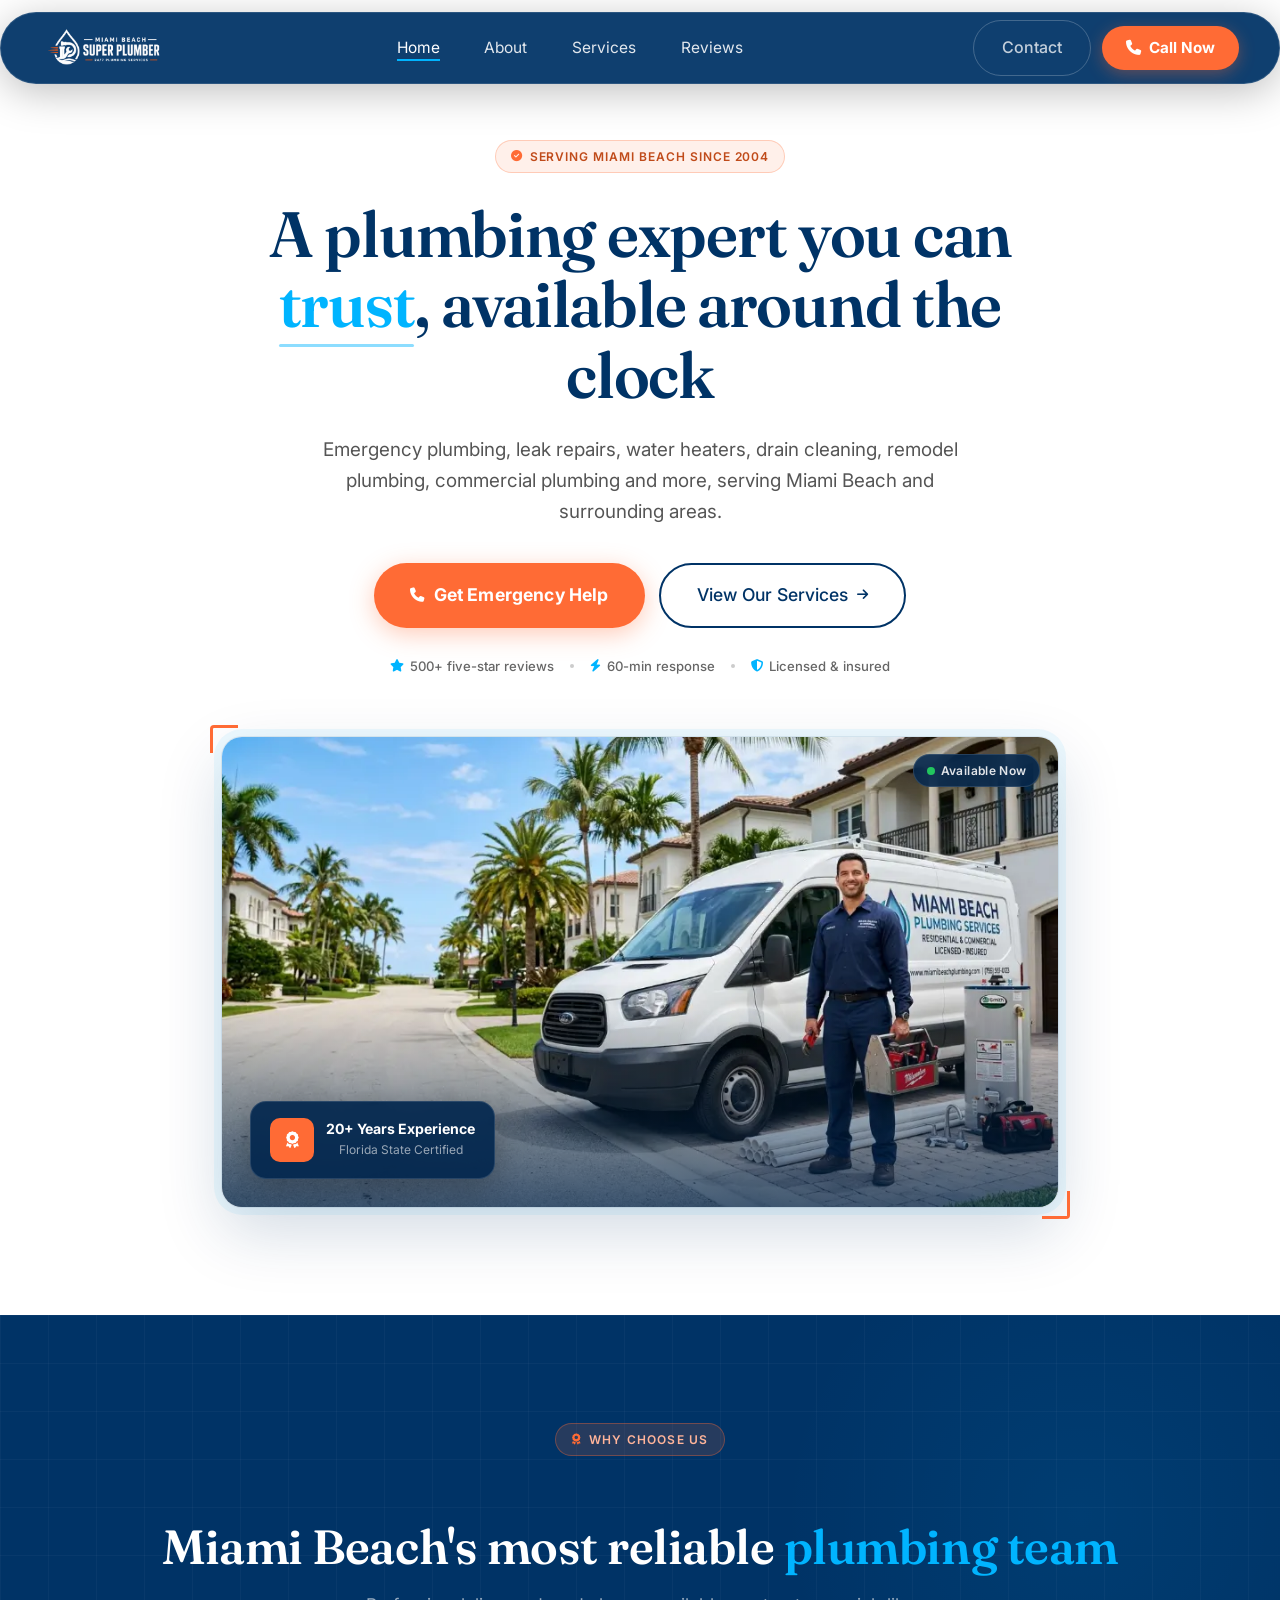
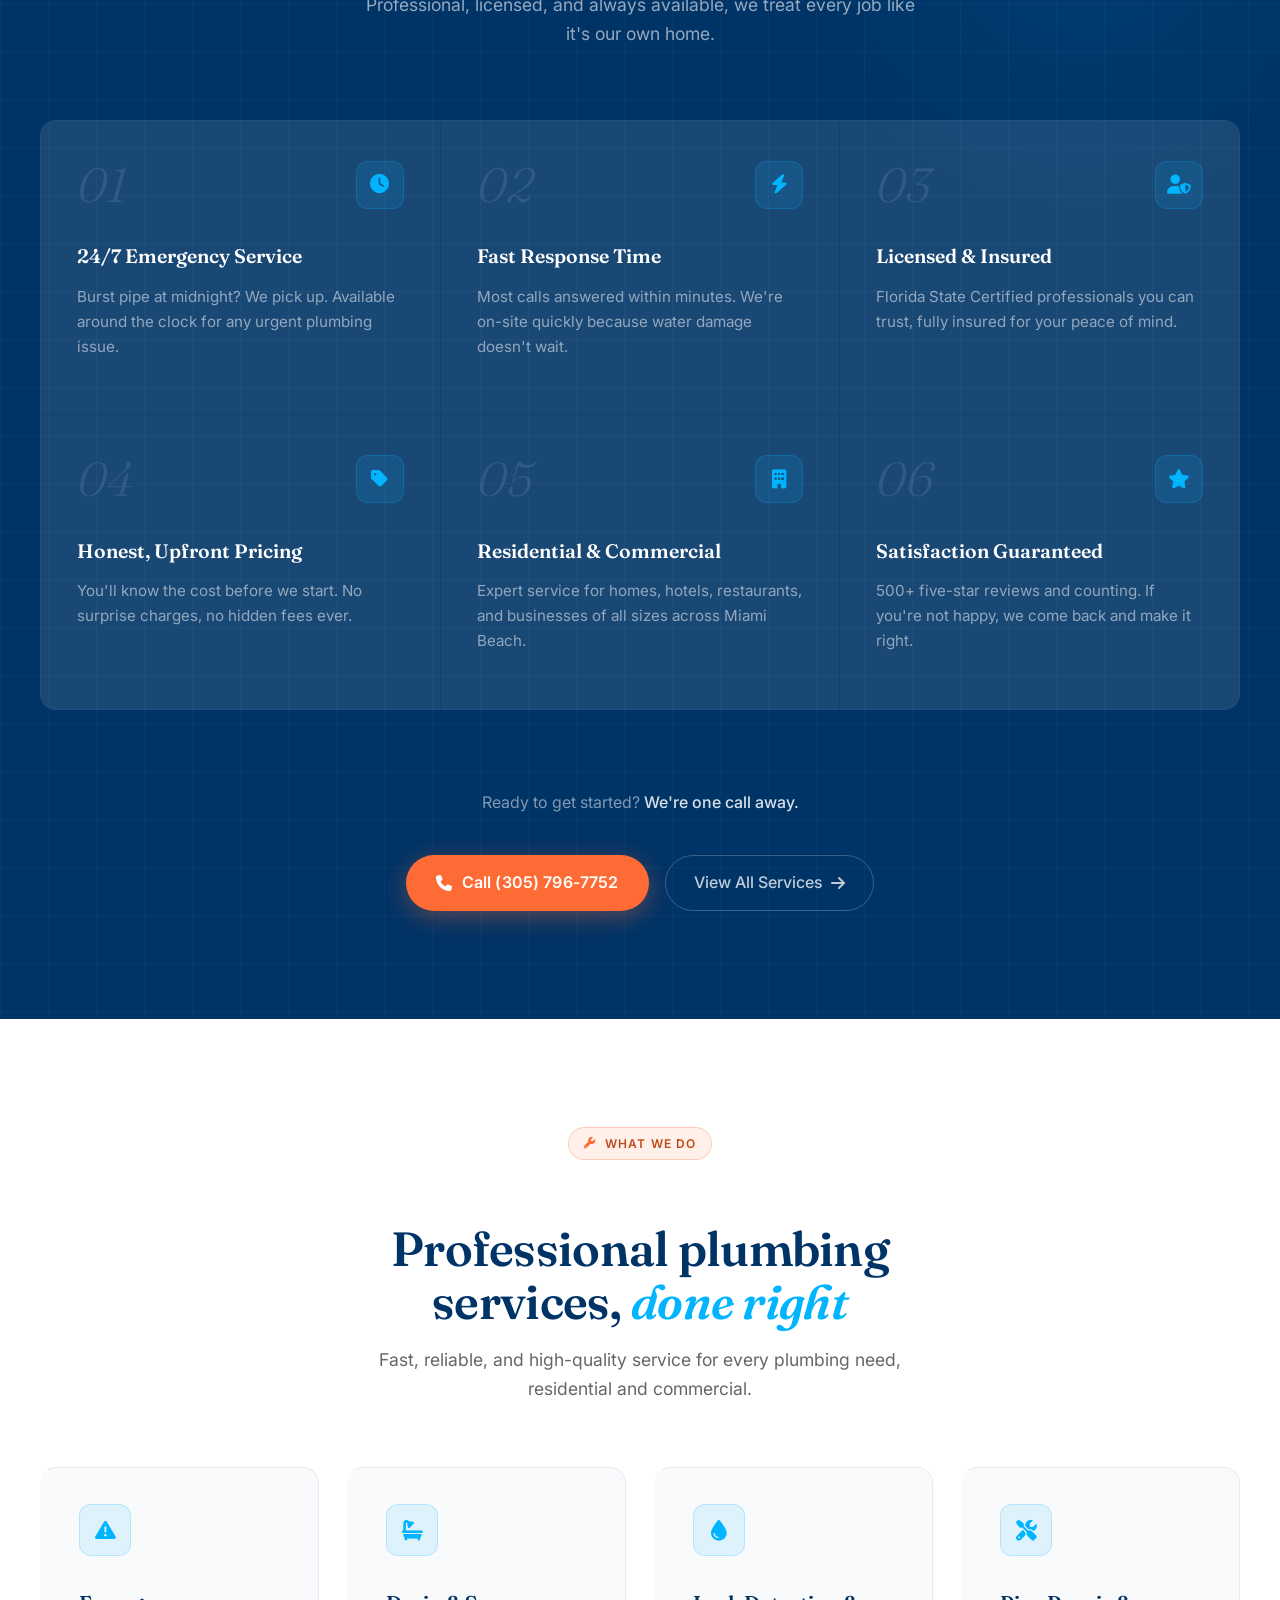
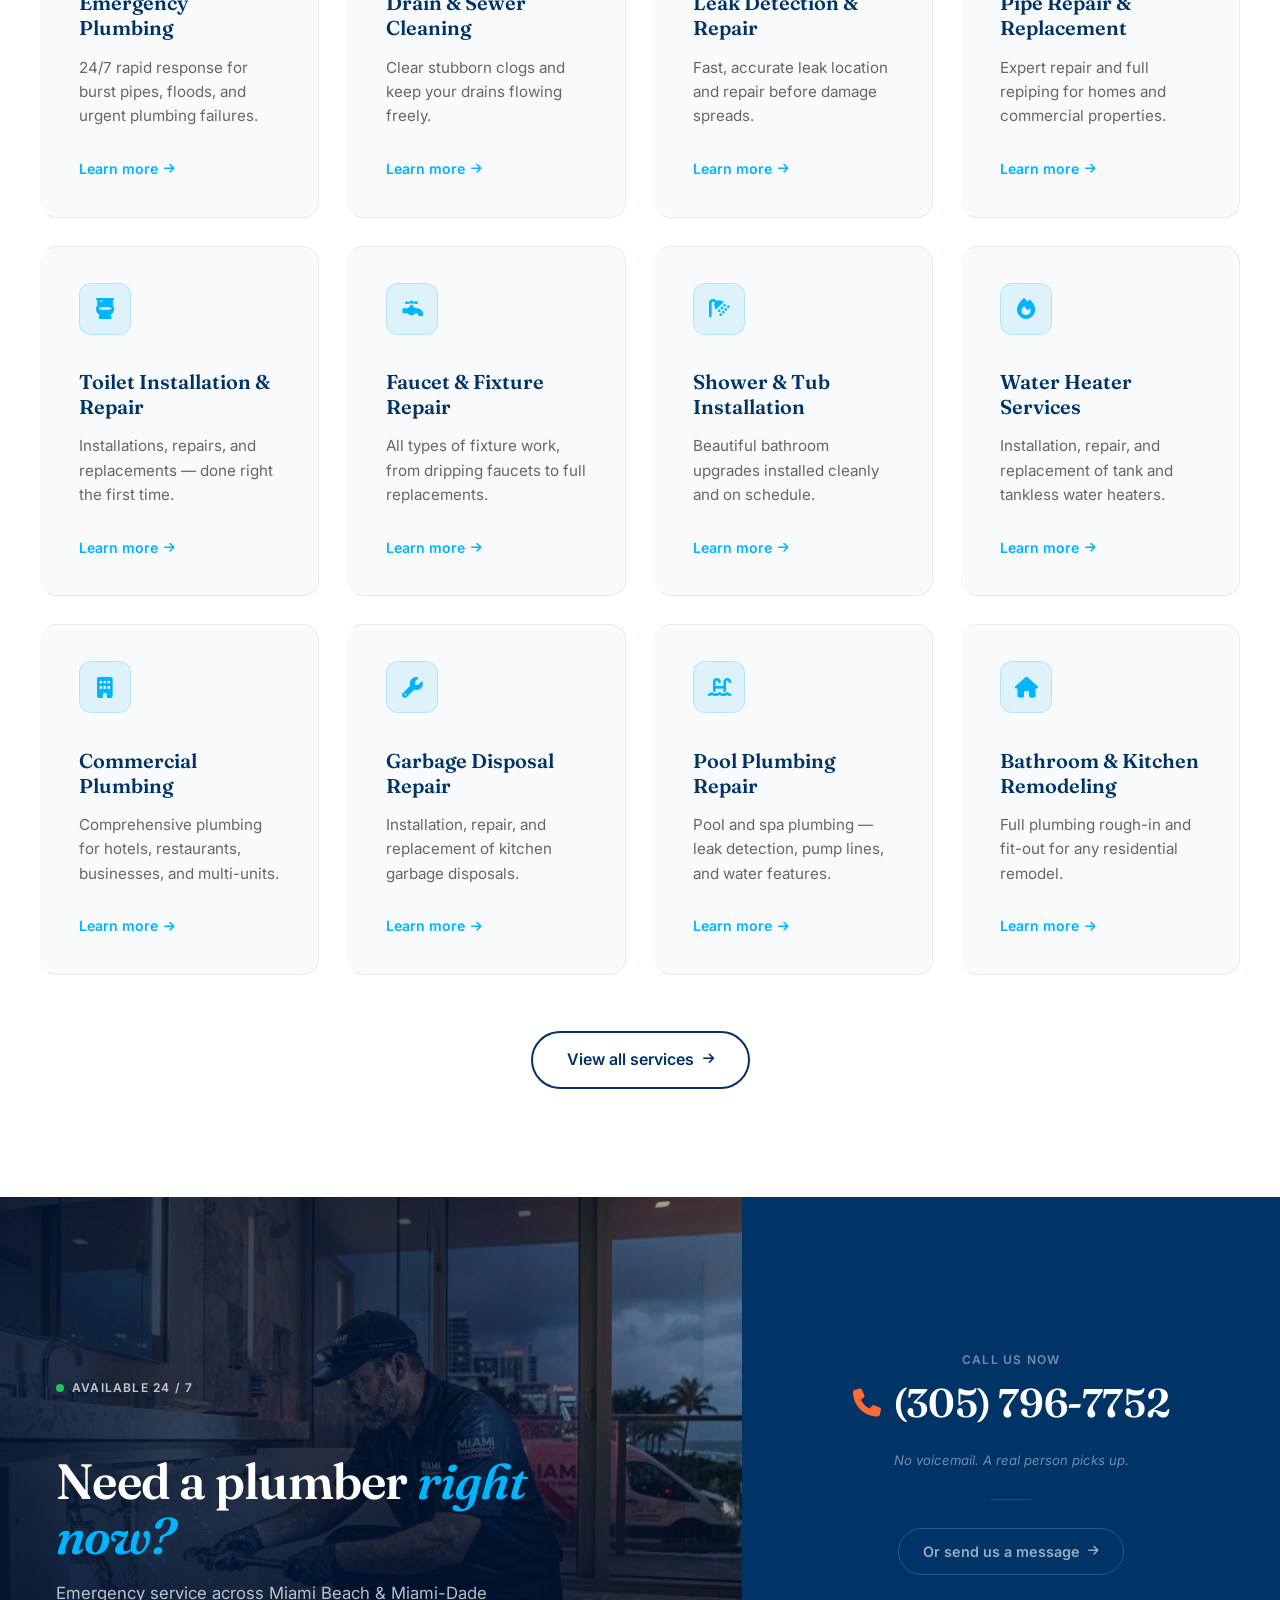
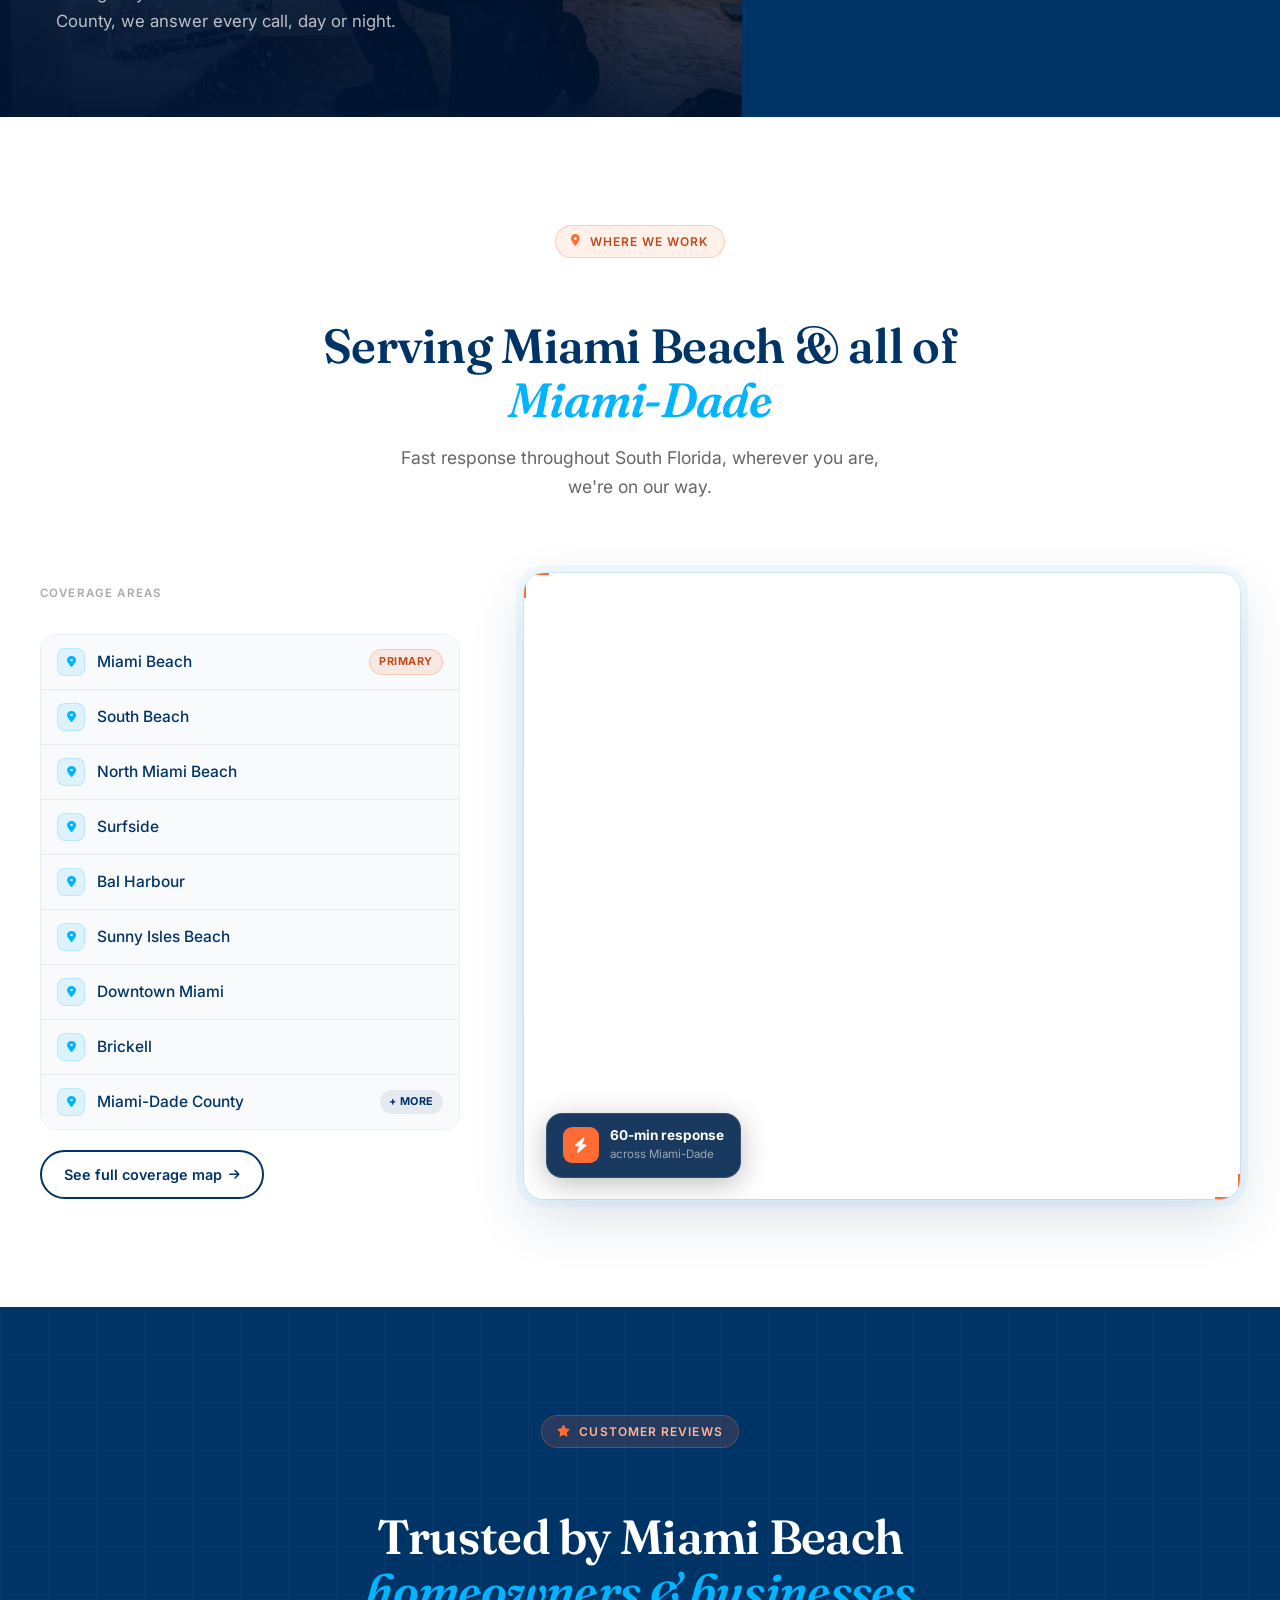
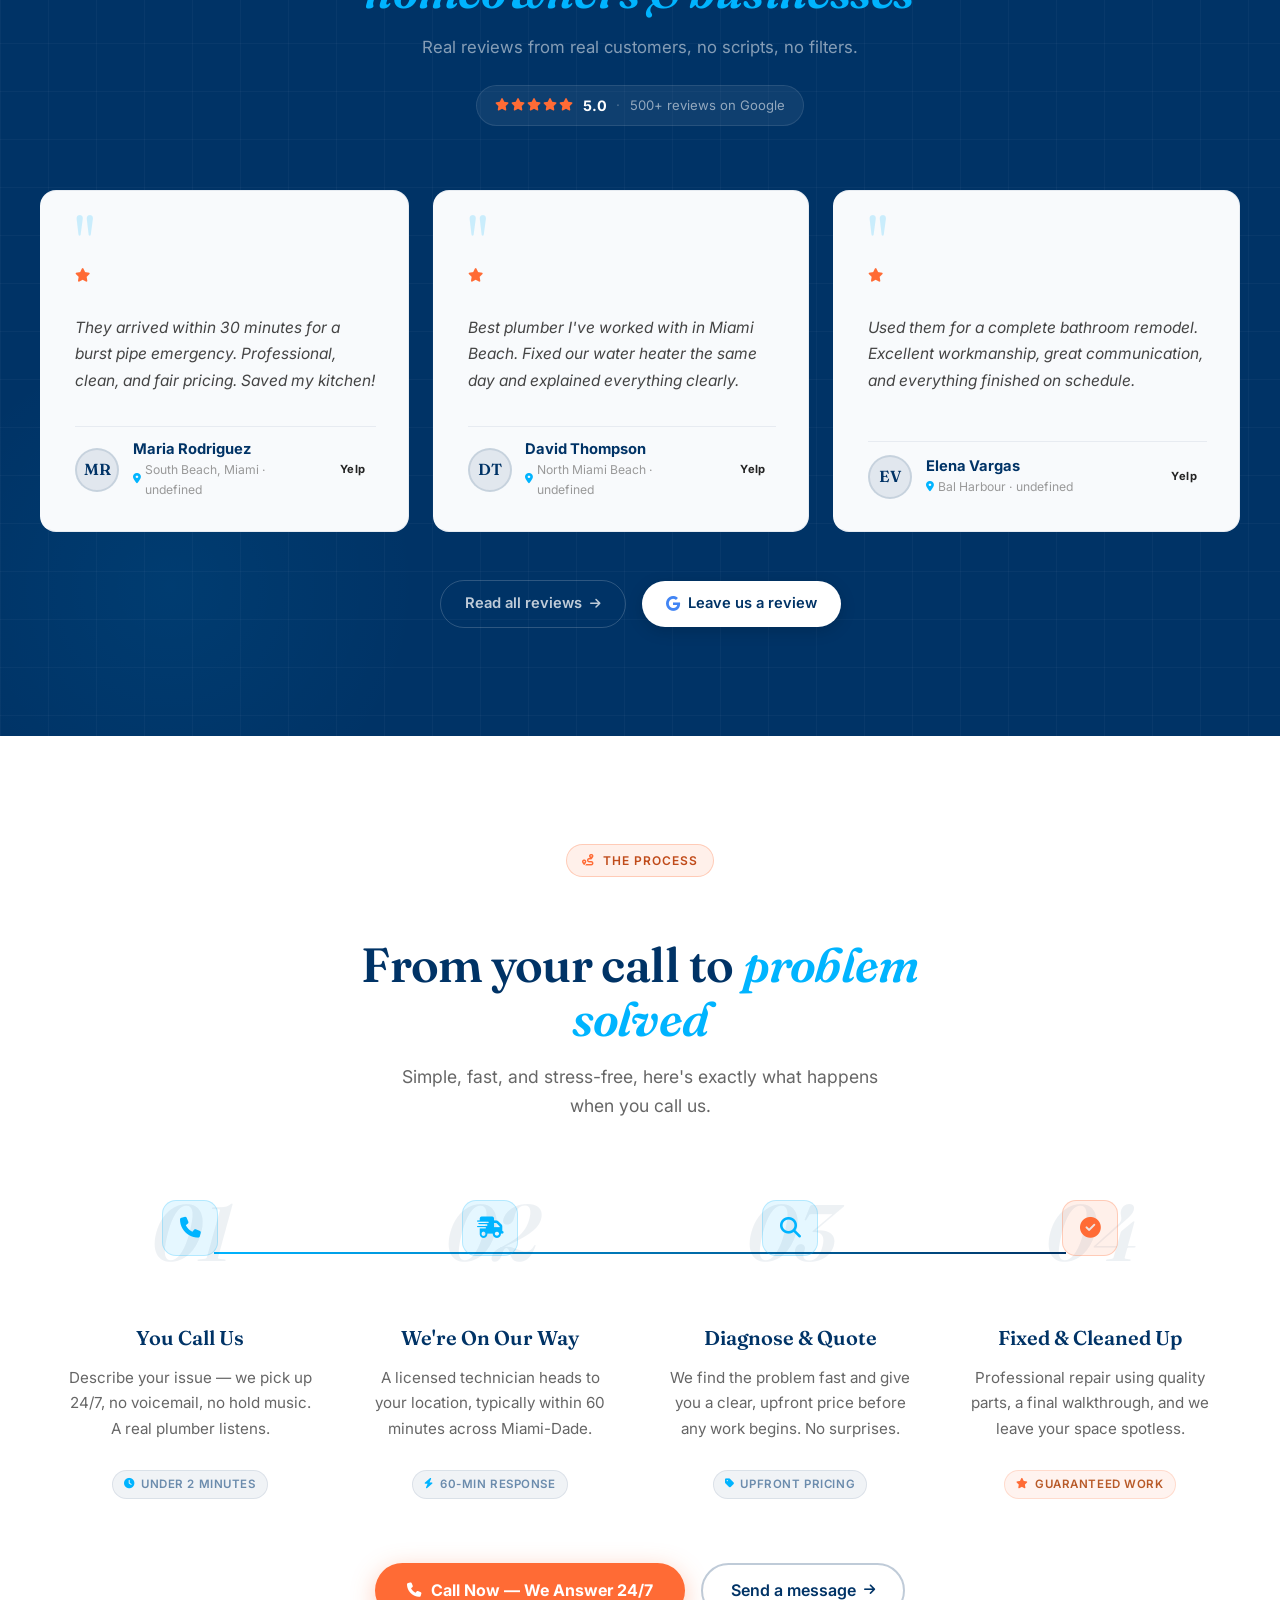
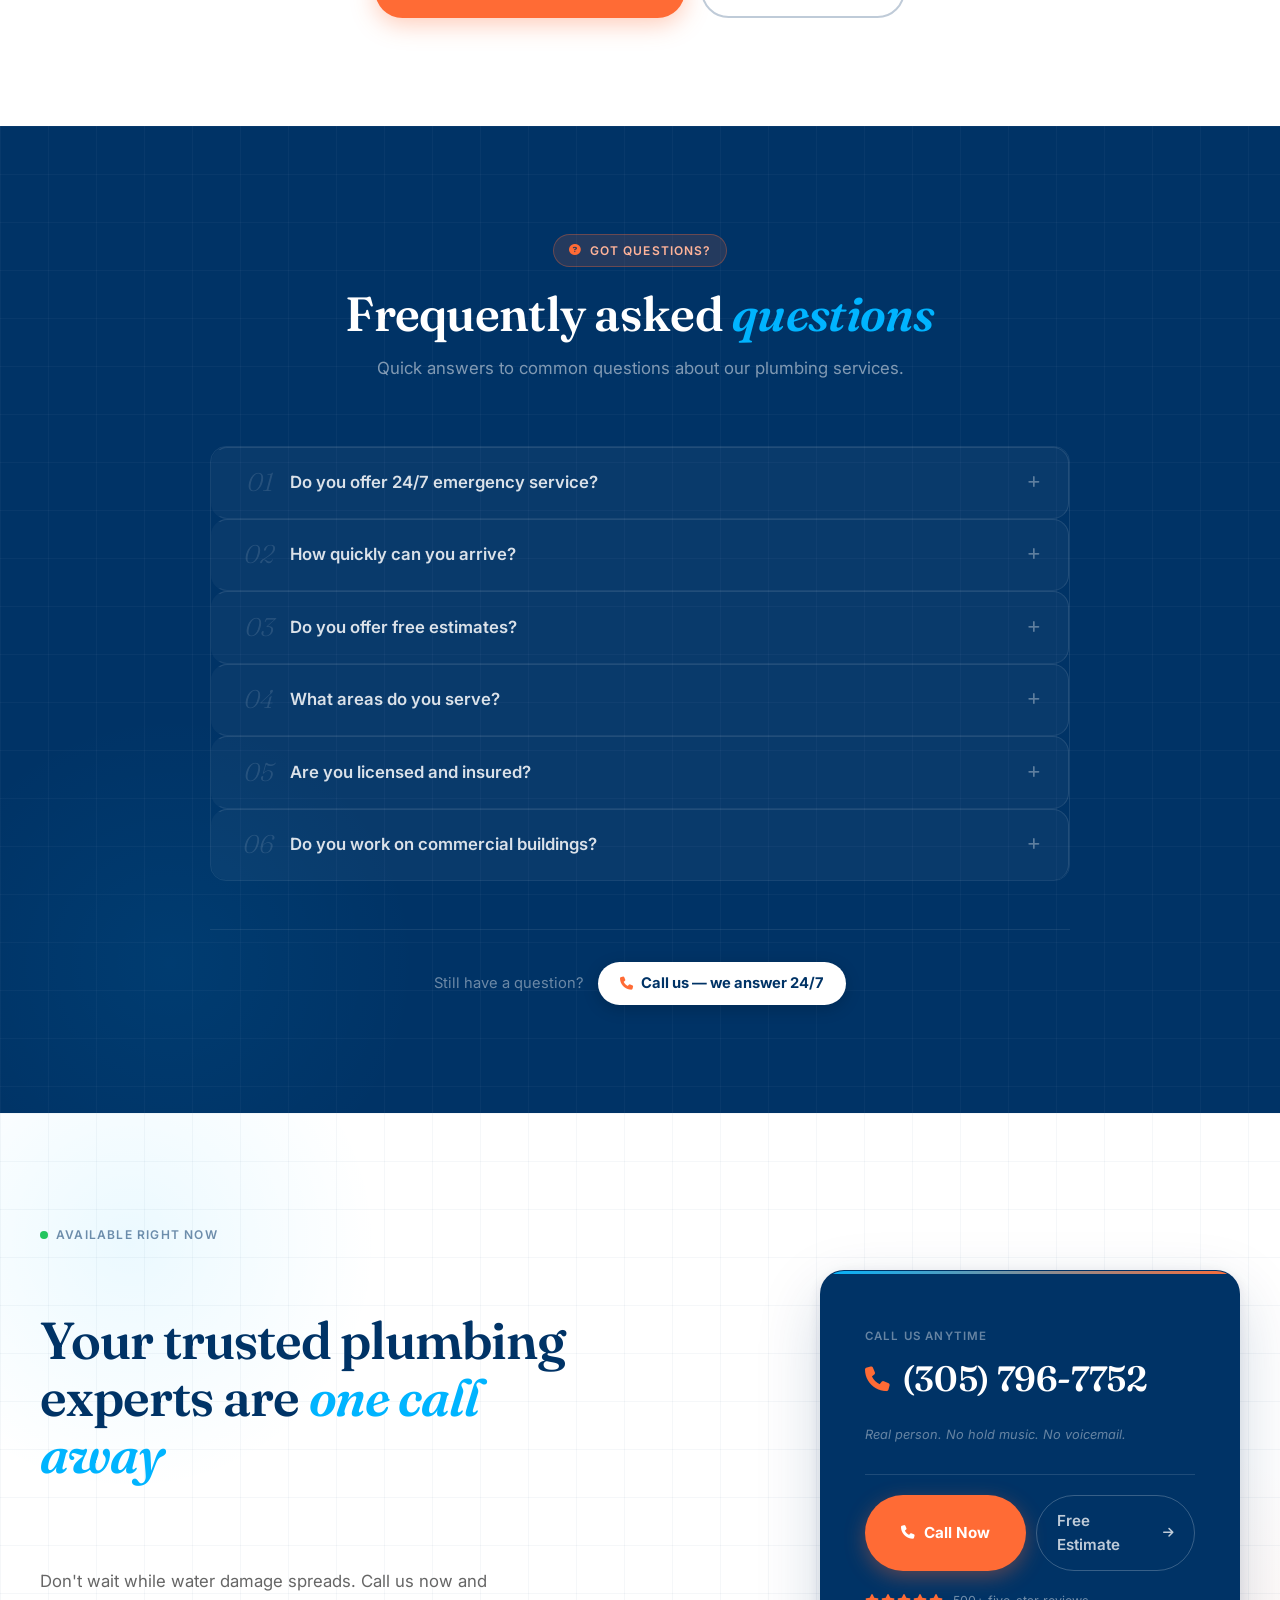
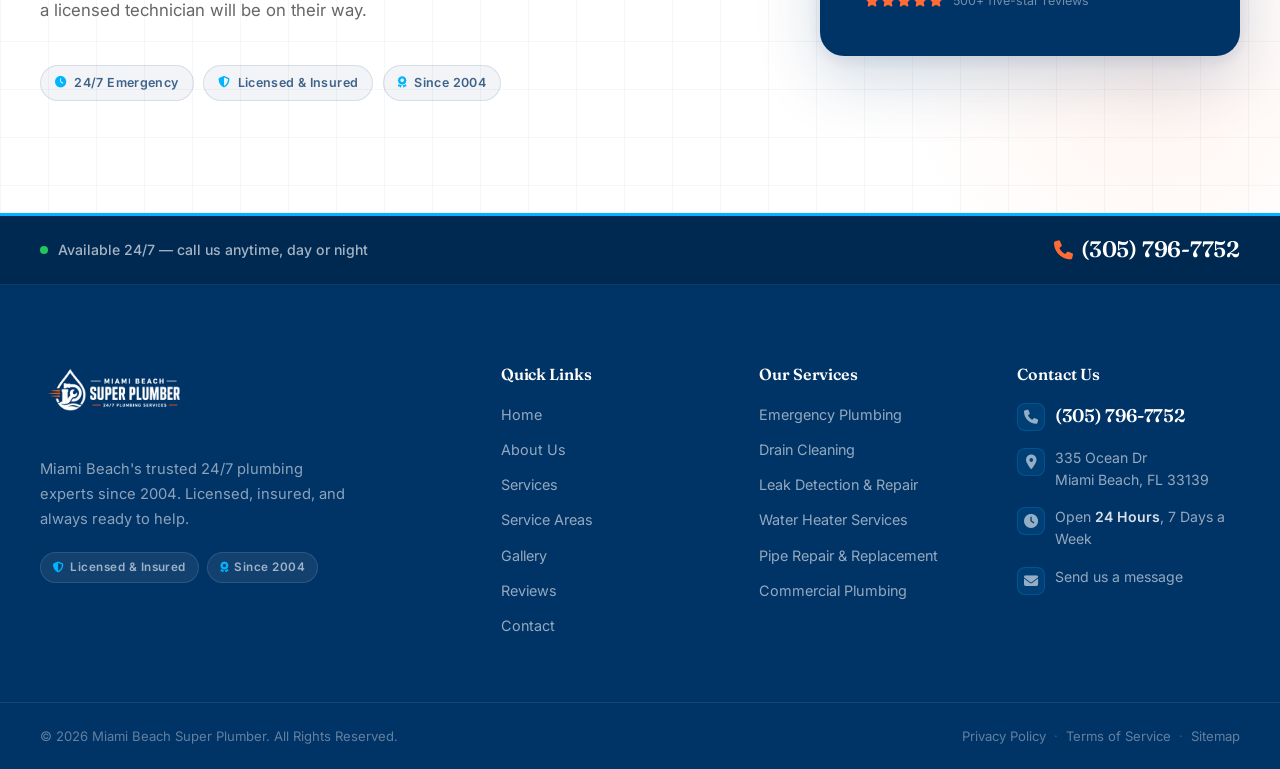
<file: index.html>
<!DOCTYPE html>
<html lang="en">
<head>
    <meta charset="UTF-8">
    <meta name="viewport" content="width=device-width, initial-scale=1.0">
    <title>Miami Beach Super Plumber | 24/7 Emergency Plumbing</title>
    <meta name="description" content="Miami Beach's trusted 24/7 plumbing experts.">
    <link href="https://fonts.googleapis.com/css2?family=Fraunces:wght@400;500;600;700&family=Inter:wght@400;500;600&display=swap" rel="stylesheet">
    <link rel="stylesheet" href="https://cdnjs.cloudflare.com/ajax/libs/font-awesome/6.6.0/css/all.min.css">
    <link href="https://unpkg.com/aos@2.3.1/dist/aos.css" rel="stylesheet">
    <link rel="stylesheet" href="assets/css/style.css">
    <link rel="stylesheet" href="assets/css/style2.css">

    <!-- Favicon -->
    <link rel="apple-touch-icon" sizes="180x180" href="super_favicon/apple-touch-icon.png">
    <link rel="icon" type="image/png" sizes="32x32" href="super_favicon/favicon-32x32.png">
    <link rel="icon" type="image/png" sizes="16x16" href="super_favicon/favicon-16x16.png">
    <link rel="manifest" href="super_favicon/site.webmanifest">

</head>
<body>

<div id="header-container"></div>

<!-- ==================== HERO SECTION ==================== -->
<section class="hero-section">
  <div class="hero-content">

    <div class="hero-badge" data-aos="fade-up" data-aos-duration="600">
      <i class="fas fa-circle-check"></i>
      Serving Miami Beach since 2004
    </div>

    <h1 class="hero-headline" data-aos="fade-up" data-aos-duration="700" data-aos-delay="100">
      A plumbing expert you can <span class="hero-highlight">trust</span>, available around the clock
    </h1>

    <p class="hero-sub" data-aos="fade-up" data-aos-duration="700" data-aos-delay="200">
      Emergency plumbing, leak repairs, water heaters, drain cleaning, remodel plumbing,
      commercial plumbing and more, serving Miami Beach and surrounding areas.
    </p>

    <div class="hero-ctas" data-aos="fade-up" data-aos-duration="700" data-aos-delay="300">
      <a href="tel:3057967752" class="hero-btn-primary">
        <i class="fas fa-phone"></i> Get Emergency Help
      </a>
      <a href="services.html" class="hero-btn-outline">
        View Our Services <i class="fas fa-arrow-right"></i>
      </a>
    </div>

    <div class="hero-proof" data-aos="fade-up" data-aos-duration="700" data-aos-delay="400">
      <div class="proof-pill">
        <i class="fas fa-star"></i>
        <span>500+ five-star reviews</span>
      </div>
      <div class="proof-dot"></div>
      <div class="proof-pill">
        <i class="fas fa-bolt"></i>
        <span>60-min response</span>
      </div>
      <div class="proof-dot"></div>
      <div class="proof-pill">
        <i class="fas fa-shield-halved"></i>
        <span>Licensed &amp; insured</span>
      </div>
    </div>

    <div class="hero-img-block" data-aos="fade-up" data-aos-duration="800" data-aos-delay="200">

      <span class="corner corner-tl" aria-hidden="true"></span>
      <span class="corner corner-br" aria-hidden="true"></span>

      <div class="hero-img-frame">
        <img
          src="assets/images/hero_img1.webp"
          alt="Miami Beach Super Plumber — professional technician on the job"
          class="hero-img"
          loading="eager"
          fetchpriority="high"
        >

        <div class="img-fade" aria-hidden="true"></div>

        <div class="img-floating-badge">
          <div class="badge-icon">
            <i class="fas fa-award"></i>
          </div>
          <div class="badge-text">
            <strong>20+ Years Experience</strong>
            <span>Florida State Certified</span>
          </div>
        </div>

        <div class="img-live-badge">
          <span class="live-dot" aria-hidden="true"></span>
          Available Now
        </div>
      </div>
    </div>

  </div>
</section>


<section class="why-section">
  <div class="why-inner">

    <!-- Header -->
    <div class="why-header">
      <div class="why-eyebrow">
        <i class="fas fa-award"></i>
        Why choose us
      </div>
      <h2>Miami Beach's most reliable <span>plumbing team</span></h2>
      <p class="why-subtitle">
        Professional, licensed, and always available, we treat every job like it's our own home.
      </p>
    </div>

    <!-- Grid -->
    <div class="why-grid">

      <div class="why-card">
        <div class="card-top">
          <span class="card-number">01</span>
          <div class="card-icon"><i class="fas fa-clock"></i></div>
        </div>
        <div class="card-body">
          <h3>24/7 Emergency Service</h3>
          <p>Burst pipe at midnight? We pick up. Available around the clock for any urgent plumbing issue.</p>
        </div>
      </div>

      <div class="why-card">
        <div class="card-top">
          <span class="card-number">02</span>
          <div class="card-icon"><i class="fas fa-bolt"></i></div>
        </div>
        <div class="card-body">
          <h3>Fast Response Time</h3>
          <p>Most calls answered within minutes. We're on-site quickly because water damage doesn't wait.</p>
        </div>
      </div>

      <div class="why-card">
        <div class="card-top">
          <span class="card-number">03</span>
          <div class="card-icon"><i class="fas fa-user-shield"></i></div>
        </div>
        <div class="card-body">
          <h3>Licensed &amp; Insured</h3>
          <p>Florida State Certified professionals you can trust, fully insured for your peace of mind.</p>
        </div>
      </div>

      <div class="why-card">
        <div class="card-top">
          <span class="card-number">04</span>
          <div class="card-icon"><i class="fas fa-tag"></i></div>
        </div>
        <div class="card-body">
          <h3>Honest, Upfront Pricing</h3>
          <p>You'll know the cost before we start. No surprise charges, no hidden fees ever.</p>
        </div>
      </div>

      <div class="why-card">
        <div class="card-top">
          <span class="card-number">05</span>
          <div class="card-icon"><i class="fas fa-building"></i></div>
        </div>
        <div class="card-body">
          <h3>Residential &amp; Commercial</h3>
          <p>Expert service for homes, hotels, restaurants, and businesses of all sizes across Miami Beach.</p>
        </div>
      </div>

      <div class="why-card">
        <div class="card-top">
          <span class="card-number">06</span>
          <div class="card-icon"><i class="fas fa-star"></i></div>
        </div>
        <div class="card-body">
          <h3>Satisfaction Guaranteed</h3>
          <p>500+ five-star reviews and counting. If you're not happy, we come back and make it right.</p>
        </div>
      </div>

    </div>

    <!-- Footer CTA -->
    <div class="why-footer">
      <p>Ready to get started? <strong>We're one call away.</strong></p>
      <div class="why-cta-group">
        <a href="tel:3057967752" class="btn-primary">
          <i class="fas fa-phone"></i> Call (305) 796-7752
        </a>
        <a href="services.html" class="btn-ghost">
          View All Services <i class="fas fa-arrow-right"></i>
        </a>
      </div>
    </div>

  </div>
</section>
<!-- ==================== OUR SERVICES ==================== -->
<section class="services-section">
  <div class="services-inner">

    <div class="services-header" data-aos="fade-up">
      <div class="services-eyebrow">
        <i class="fas fa-wrench"></i>
        What we do
      </div>
      <h2>Professional plumbing services, <em>done right</em></h2>
      <p class="services-subtitle">Fast, reliable, and high-quality service for every plumbing need, residential and commercial.</p>
    </div>

    <div class="services-grid" id="services-grid" data-aos="fade-up" data-aos-delay="100">
      <!-- JS-populated cards land here. 
           Each card should follow this structure:
      <div class="svc-card">
        <div class="svc-card-top">
          <div class="svc-icon-wrap">
            <i class="fas fa-..."></i>
          </div>
        </div>
        <div class="svc-card-body">
          <h3>Service Name</h3>
          <p>Short description of the service.</p>
        </div>
        <a href="services.html#slug" class="svc-link">
          Learn more <i class="fas fa-arrow-right"></i>
        </a>
      </div>
      -->
    </div>

    <div class="services-footer" data-aos="fade-up">
      <a href="services.html" class="svc-view-all">
        View all services <i class="fas fa-arrow-right"></i>
      </a>
    </div>

  </div>
</section>


<!-- ==================== 24 HOUR EMERGENCY BANNER ==================== -->
<section class="emerg-banner">

  <!-- Left: image bg panel -->
  <div class="emerg-left">
    <div class="emerg-left-overlay" aria-hidden="true"></div>
    <div class="emerg-left-content" data-aos="fade-right">
      <div class="emerg-eyebrow">
        <span class="live-dot" aria-hidden="true"></span>
        Available 24 / 7
      </div>
      <h2 class="emerg-headline">Need a plumber <em>right now?</em></h2>
      <p class="emerg-sub">Emergency service across Miami Beach &amp; Miami-Dade County, we answer every call, day or night.</p>
    </div>
  </div>

  <!-- Right: solid navy call-to-action panel -->
  <div class="emerg-right" data-aos="fade-left">
    <p class="emerg-label">Call us now</p>
    <a href="tel:3057967752" class="emerg-number">
      <i class="fas fa-phone"></i>
      (305) 796-7752
    </a>
    <p class="emerg-note">No voicemail. A real person picks up.</p>
    <div class="emerg-divider" aria-hidden="true"></div>
    <a href="/contact" class="emerg-contact-link">
      Or send us a message <i class="fas fa-arrow-right"></i>
    </a>
  </div>

</section>

<!-- ==================== SERVICE AREAS ==================== -->
<section class="areas-section">
  <div class="areas-inner">

    <!-- Header -->
    <div class="areas-header" data-aos="fade-up">
      <div class="areas-eyebrow">
        <i class="fas fa-map-marker-alt"></i>
        Where we work
      </div>
      <h2>Serving Miami Beach &amp; all of <em>Miami-Dade</em></h2>
      <p class="areas-subtitle">Fast response throughout South Florida, wherever you are, we're on our way.</p>
    </div>

    <!-- Body: locations + map side by side -->
    <div class="areas-body">

      <!-- Left: location list -->
      <div class="areas-list-col" data-aos="fade-right">

        <p class="areas-list-label">Coverage areas</p>

        <ul class="areas-list">
          <li data-aos="fade-up" data-aos-delay="60">
            <span class="area-pin"><i class="fas fa-map-marker-alt"></i></span>
            <span class="area-name">Miami Beach</span>
            <span class="area-badge primary">Primary</span>
          </li>
          <li data-aos="fade-up" data-aos-delay="110">
            <span class="area-pin"><i class="fas fa-map-marker-alt"></i></span>
            <span class="area-name">South Beach</span>
          </li>
          <li data-aos="fade-up" data-aos-delay="160">
            <span class="area-pin"><i class="fas fa-map-marker-alt"></i></span>
            <span class="area-name">North Miami Beach</span>
          </li>
          <li data-aos="fade-up" data-aos-delay="210">
            <span class="area-pin"><i class="fas fa-map-marker-alt"></i></span>
            <span class="area-name">Surfside</span>
          </li>
          <li data-aos="fade-up" data-aos-delay="260">
            <span class="area-pin"><i class="fas fa-map-marker-alt"></i></span>
            <span class="area-name">Bal Harbour</span>
          </li>
          <li data-aos="fade-up" data-aos-delay="310">
            <span class="area-pin"><i class="fas fa-map-marker-alt"></i></span>
            <span class="area-name">Sunny Isles Beach</span>
          </li>
          <li data-aos="fade-up" data-aos-delay="360">
            <span class="area-pin"><i class="fas fa-map-marker-alt"></i></span>
            <span class="area-name">Downtown Miami</span>
          </li>
          <li data-aos="fade-up" data-aos-delay="410">
            <span class="area-pin"><i class="fas fa-map-marker-alt"></i></span>
            <span class="area-name">Brickell</span>
          </li>
          <li data-aos="fade-up" data-aos-delay="460">
            <span class="area-pin"><i class="fas fa-map-marker-alt"></i></span>
            <span class="area-name">Miami-Dade County</span>
            <span class="area-badge">+ More</span>
          </li>
        </ul>

        <a href="service-areas.html" class="areas-all-link">
          See full coverage map <i class="fas fa-arrow-right"></i>
        </a>

      </div>

      <!-- Right: map -->
      <div class="areas-map-col" data-aos="fade-left">

        <div class="areas-map-frame">

          <!-- Corner accents — same as hero -->
          <span class="map-corner map-corner-tl" aria-hidden="true"></span>
          <span class="map-corner map-corner-br" aria-hidden="true"></span>

          <iframe
            src="https://www.google.com/maps/embed?pb=!1m18!1m12!1m3!1d3570.057057057057!2d-80.128!3d25.772!2m3!1f0!2f0!3f0!3m2!1i1024!2i768!4f13.1!3m3!1m2!1s0x88d9b6e0b0b0b0b1%3A0x5f5f5f5f5f5f5f5f!2s335%20Ocean%20Dr%2C%20Miami%20Beach%2C%20FL%2033139!5e0!3m2!1sen!2sus!4v1720000000000"
            width="100%"
            height="100%"
            style="border:0;"
            allowfullscreen=""
            loading="lazy"
            referrerpolicy="no-referrer-when-downgrade"
            title="Miami Beach Super Plumber service area map">
          </iframe>

          <!-- Floating badge over map -->
          <div class="map-badge">
            <div class="map-badge-icon">
              <i class="fas fa-bolt"></i>
            </div>
            <div class="map-badge-text">
              <strong>60-min response</strong>
              <span>across Miami-Dade</span>
            </div>
          </div>

        </div>
      </div>

    </div>
  </div>
</section>

<!-- ==================== CUSTOMER TESTIMONIALS ==================== -->
<section class="testi-section">
  <div class="testi-inner">

    <!-- Header -->
    <div class="testi-header" data-aos="fade-up">
      <div class="testi-eyebrow">
        <i class="fas fa-star"></i>
        Customer reviews
      </div>
      <h2>Trusted by Miami Beach <em>homeowners &amp; businesses</em></h2>
      <p class="testi-subtitle">Real reviews from real customers, no scripts, no filters.</p>

      <div class="testi-aggregate">
        <div class="agg-stars" aria-label="5 out of 5 stars">
          <i class="fas fa-star"></i><i class="fas fa-star"></i><i class="fas fa-star"></i>
          <i class="fas fa-star"></i><i class="fas fa-star"></i>
        </div>
        <span class="agg-score">5.0</span>
        <span class="agg-divider" aria-hidden="true">·</span>
        <span class="agg-count">500+ reviews on Google</span>
      </div>
    </div>

    <div class="testi-slider-wrap">
      <div class="testi-track" id="testimonial-slider">
        <!-- Cards injected by JS -->
      </div>
    </div>

    <div class="testi-controls" id="testi-controls">
      <button id="prev-btn" class="testi-arrow" aria-label="Previous review">
        <i class="fas fa-arrow-left"></i>
      </button>
      <div class="testi-dots" id="testi-dots"></div>
      <button id="next-btn" class="testi-arrow" aria-label="Next review">
        <i class="fas fa-arrow-right"></i>
      </button>
    </div>

    <!-- Footer CTA -->
    <div class="testi-footer" data-aos="fade-up">
      <a href="reviews.html" class="testi-all-link">
        Read all reviews <i class="fas fa-arrow-right"></i>
      </a>
      <a href="https://g.page/r/your-google-review-link" target="_blank" rel="noopener" class="testi-write-link">
        <i class="fab fa-google"></i> Leave us a review
      </a>
    </div>

  </div>
</section>

<!-- ==================== HOW IT WORKS ==================== -->
<section class="hiw-section">
  <div class="hiw-inner">

    <!-- Header -->
    <div class="hiw-header" data-aos="fade-up">
      <div class="hiw-eyebrow">
        <i class="fas fa-route"></i>
        The process
      </div>
      <h2>From your call to <em>problem solved</em></h2>
      <p class="hiw-subtitle">Simple, fast, and stress-free, here's exactly what happens when you call us.</p>
    </div>

    <!-- Steps -->
    <div class="hiw-steps">

      <!-- Connector line (desktop only, decorative) -->
      <div class="hiw-connector" aria-hidden="true">
        <div class="hiw-connector-fill"></div>
      </div>

      <!-- Step 1 -->
      <div class="hiw-step" data-aos="fade-up" data-aos-delay="80">
        <div class="hiw-step-top">
          <div class="hiw-step-num" aria-hidden="true">01</div>
          <div class="hiw-icon-wrap">
            <i class="fas fa-phone"></i>
          </div>
        </div>
        <div class="hiw-step-body">
          <h3>You Call Us</h3>
          <p>Describe your issue — we pick up 24/7, no voicemail, no hold music. A real plumber listens.</p>
        </div>
        <div class="hiw-step-tag">
          <i class="fas fa-clock"></i> Under 2 minutes
        </div>
      </div>

      <!-- Step 2 -->
      <div class="hiw-step" data-aos="fade-up" data-aos-delay="180">
        <div class="hiw-step-top">
          <div class="hiw-step-num" aria-hidden="true">02</div>
          <div class="hiw-icon-wrap">
            <i class="fas fa-truck-fast"></i>
          </div>
        </div>
        <div class="hiw-step-body">
          <h3>We're On Our Way</h3>
          <p>A licensed technician heads to your location, typically within 60 minutes across Miami-Dade.</p>
        </div>
        <div class="hiw-step-tag">
          <i class="fas fa-bolt"></i> 60-min response
        </div>
      </div>

      <!-- Step 3 -->
      <div class="hiw-step" data-aos="fade-up" data-aos-delay="280">
        <div class="hiw-step-top">
          <div class="hiw-step-num" aria-hidden="true">03</div>
          <div class="hiw-icon-wrap">
            <i class="fas fa-magnifying-glass"></i>
          </div>
        </div>
        <div class="hiw-step-body">
          <h3>Diagnose &amp; Quote</h3>
          <p>We find the problem fast and give you a clear, upfront price before any work begins. No surprises.</p>
        </div>
        <div class="hiw-step-tag">
          <i class="fas fa-tag"></i> Upfront pricing
        </div>
      </div>

      <!-- Step 4 -->
      <div class="hiw-step" data-aos="fade-up" data-aos-delay="380">
        <div class="hiw-step-top">
          <div class="hiw-step-num" aria-hidden="true">04</div>
          <div class="hiw-icon-wrap hiw-icon-wrap--done">
            <i class="fas fa-circle-check"></i>
          </div>
        </div>
        <div class="hiw-step-body">
          <h3>Fixed &amp; Cleaned Up</h3>
          <p>Professional repair using quality parts, a final walkthrough, and we leave your space spotless.</p>
        </div>
        <div class="hiw-step-tag hiw-step-tag--done">
          <i class="fas fa-star"></i> Guaranteed work
        </div>
      </div>

    </div>

    <!-- Bottom CTA -->
    <div class="hiw-footer" data-aos="fade-up">
      <a href="tel:3057967752" class="hiw-cta-primary">
        <i class="fas fa-phone"></i> Call Now — We Answer 24/7
      </a>
      <a href="contact.html" class="hiw-cta-ghost">
        Send a message <i class="fas fa-arrow-right"></i>
      </a>
    </div>

  </div>
</section>


<!-- ==================== FAQS ==================== -->
<section class="faqs-section">

  <div class="faqs-container">

    <!-- Header -->
    <div class="faqs-header" data-aos="fade-up">
      <div class="faqs-eyebrow">
        <i class="fas fa-circle-question"></i>
        Got questions?
      </div>
      <h2>Frequently asked <em>questions</em></h2>
      <p class="faqs-subtitle">Quick answers to common questions about our plumbing services.</p>
    </div>

    <!-- Accordion — populated by JS -->
    <div class="faq-accordion" id="faq-accordion"></div>

    <div class="faqs-footer" data-aos="fade-up">
      <p>Still have a question?</p>
      <a href="tel:3057967752" class="faqs-cta">
        <i class="fas fa-phone"></i> Call us — we answer 24/7
      </a>
    </div>

  </div>

</section>
<!-- ==================== FINAL CTA ==================== -->
<section class="fcta-section">

  <div class="fcta-blob fcta-blob--left"  aria-hidden="true"></div>
  <div class="fcta-blob fcta-blob--right" aria-hidden="true"></div>

  <div class="fcta-inner">

    <div class="fcta-left" data-aos="fade-right">

      <div class="fcta-eyebrow">
        <span class="live-dot" aria-hidden="true"></span>
        Available right now
      </div>

      <h2 class="fcta-headline">
        Your trusted plumbing experts are <em>one call away</em>
      </h2>

      <p class="fcta-sub">
        Don't wait while water damage spreads. Call us now and a licensed technician will be on their way.
      </p>

      <!-- Trust chips -->
      <div class="fcta-chips">
        <div class="fcta-chip">
          <i class="fas fa-clock"></i>
          24/7 Emergency
        </div>
        <div class="fcta-chip">
          <i class="fas fa-shield-halved"></i>
          Licensed &amp; Insured
        </div>
        <div class="fcta-chip">
          <i class="fas fa-award"></i>
          Since 2004
        </div>
      </div>

    </div>

    <!-- Right: floating call card -->
    <div class="fcta-right" data-aos="fade-left" data-aos-delay="100">
      <div class="fcta-card">

        <p class="fcta-card-label">Call us anytime</p>

        <a href="tel:3057967752" class="fcta-number">
          <i class="fas fa-phone"></i>
          (305) 796-7752
        </a>

        <p class="fcta-card-note">Real person. No hold music. No voicemail.</p>

        <div class="fcta-card-divider" aria-hidden="true"></div>

        <div class="fcta-card-ctas">
          <a href="tel:3057967752" class="fcta-btn-primary">
            <i class="fas fa-phone"></i> Call Now
          </a>
          <a href="contact.html" class="fcta-btn-ghost">
            Free Estimate <i class="fas fa-arrow-right"></i>
          </a>
        </div>

        <!-- Star rating -->
        <div class="fcta-card-rating">
          <div class="fcta-stars" aria-label="5 stars">
            <i class="fas fa-star"></i><i class="fas fa-star"></i><i class="fas fa-star"></i>
            <i class="fas fa-star"></i><i class="fas fa-star"></i>
          </div>
          <span>500+ five-star reviews</span>
        </div>

      </div>
    </div>

  </div>
</section>

<!-- SCROLL PROGRESS INDICATOR -->
<div class="scroll-indicator" id="scrollIndicator">
    <div class="scroll-progress-container">
        <div class="scroll-progress-track"></div>
        <div class="scroll-progress-bar" id="scrollProgress"></div>
    </div>
    <button class="scroll-text-btn" id="scrollBtn">
        <span id="scrollText">Scroll Down</span>
    </button>
</div>

<!-- Scripts -->
<script>
    fetch('components/footer.html')
        .then(response => response.text())
        .then(data => {
            document.body.insertAdjacentHTML('beforeend', data);
        });
</script>
<script src="https://unpkg.com/aos@2.3.1/dist/aos.js"></script>
<script src="assets/js/header-loader.js"></script>
<script src="assets/js/main.js"></script></body>
</html>
</file>
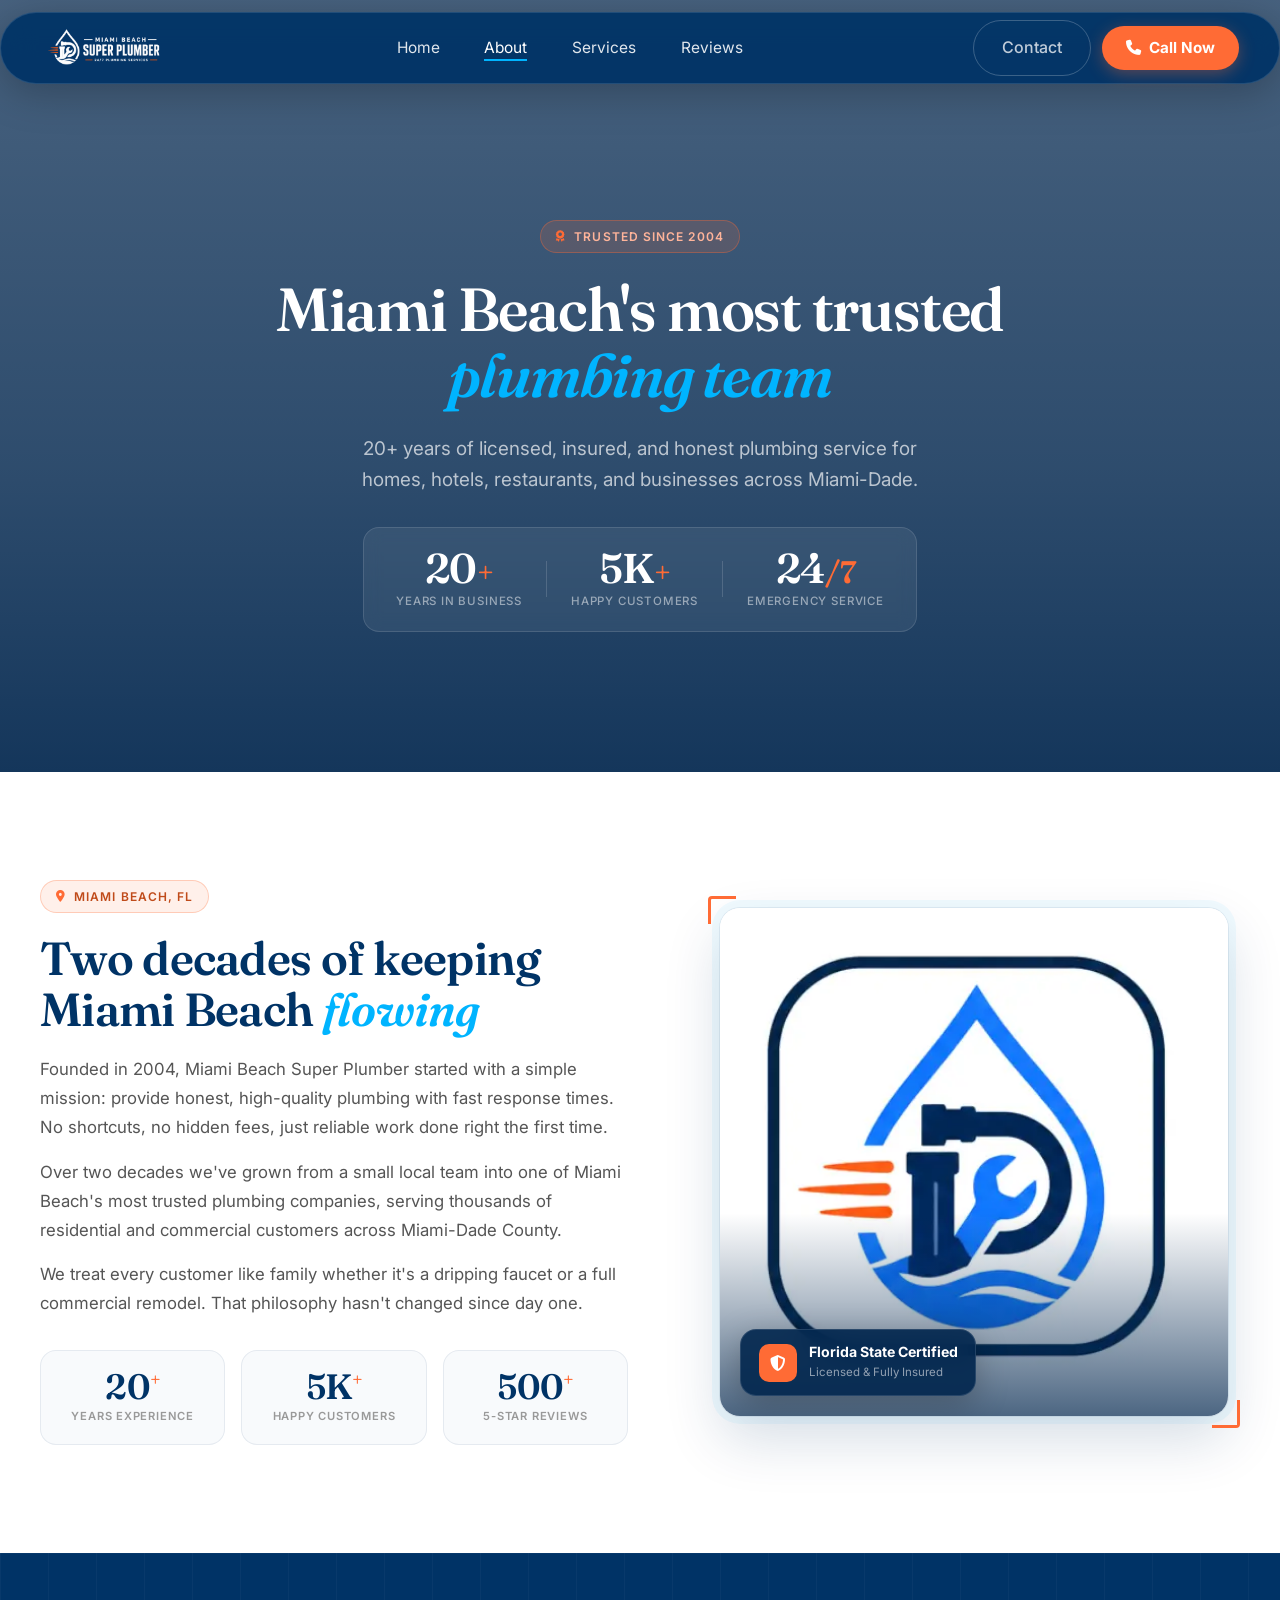
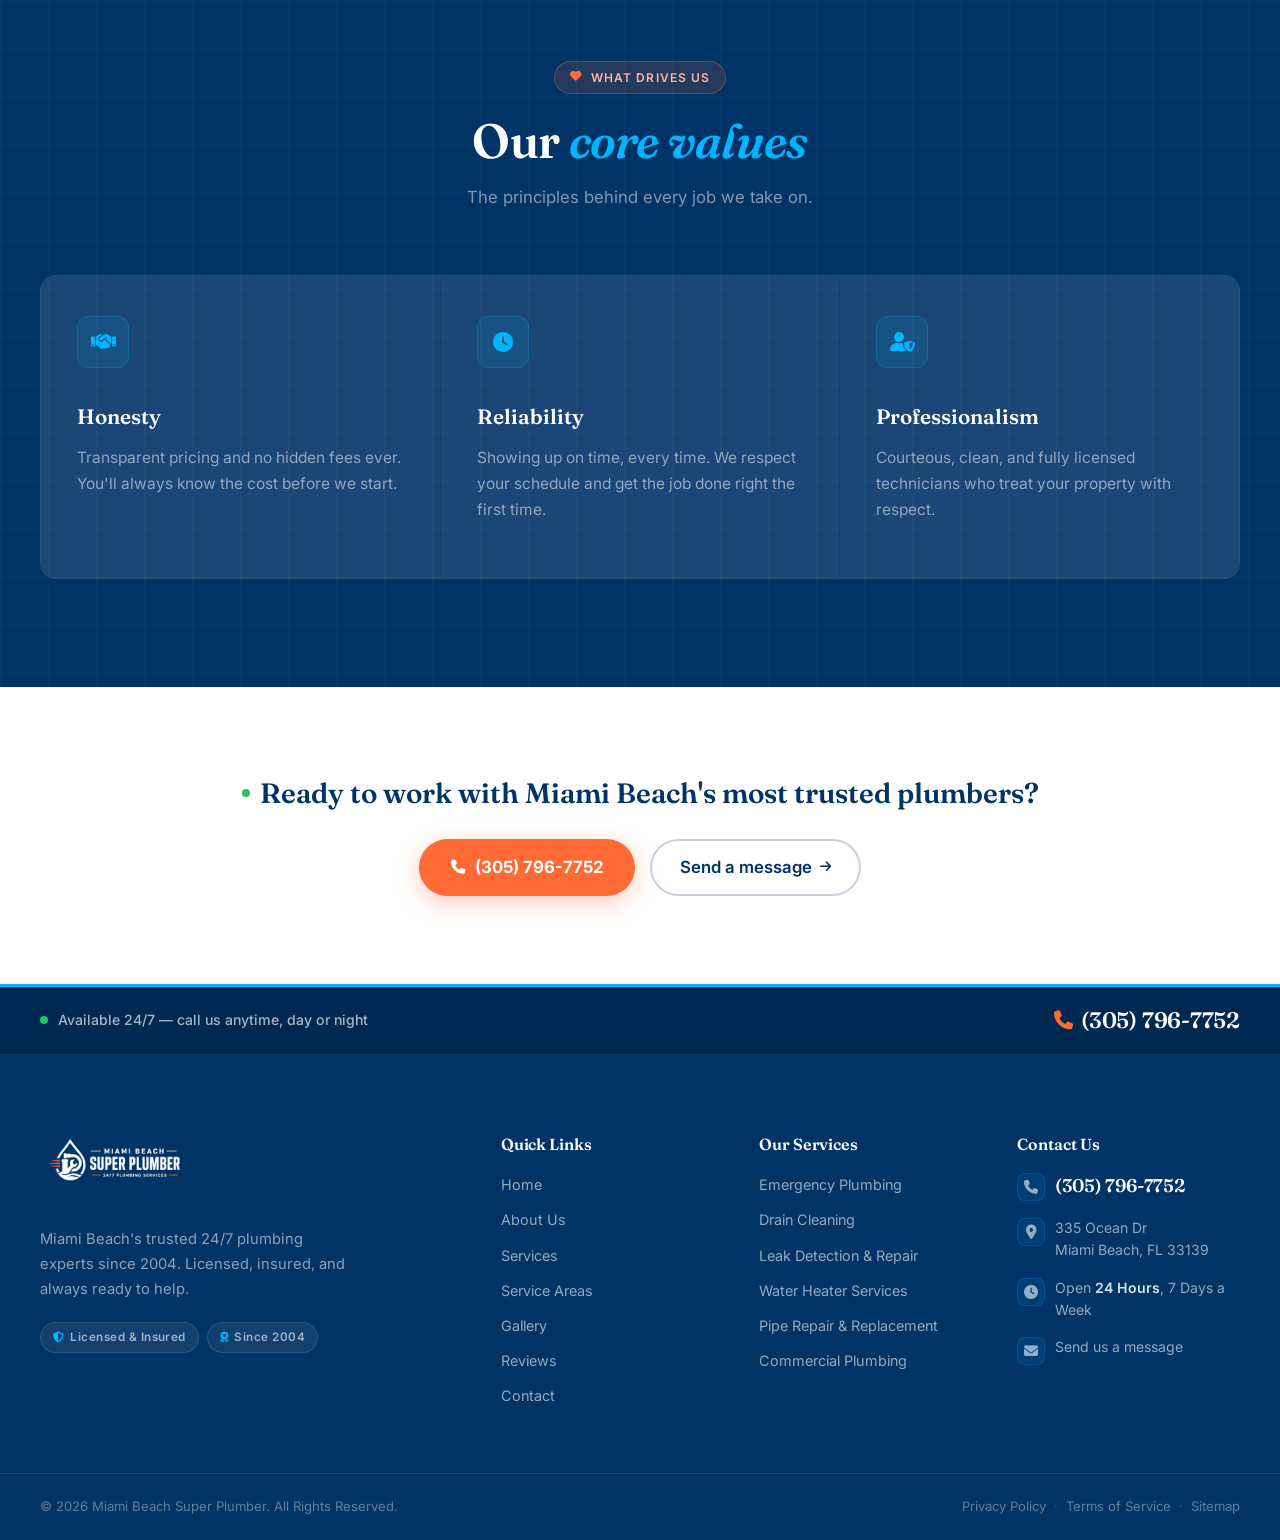
<file: about.html>
<!DOCTYPE html>
<html lang="en">
<head>
    <meta charset="UTF-8">
    <meta name="viewport" content="width=device-width, initial-scale=1.0">
    <title>About Us | Miami Beach Super Plumber</title>
    <meta name="description" content="Learn about Miami Beach Super Plumber - Trusted local plumbing experts serving Miami Beach and Miami-Dade since 2004.">
    <link href="https://fonts.googleapis.com/css2?family=Fraunces:wght@400;500;600;700&family=Inter:wght@400;500;600&display=swap" rel="stylesheet">
    <link rel="stylesheet" href="https://cdnjs.cloudflare.com/ajax/libs/font-awesome/6.6.0/css/all.min.css">
    <link href="https://unpkg.com/aos@2.3.1/dist/aos.css" rel="stylesheet">
    <link rel="stylesheet" href="assets/css/style.css">
    <link rel="stylesheet" href="assets/css/style2.css">

    <!-- Favicon -->
    <link rel="apple-touch-icon" sizes="180x180" href="super_favicon/apple-touch-icon.png">
    <link rel="icon" type="image/png" sizes="32x32" href="super_favicon/favicon-32x32.png">
    <link rel="icon" type="image/png" sizes="16x16" href="super_favicon/favicon-16x16.png">
    <link rel="manifest" href="super_favicon/site.webmanifest">

</head>
<body>

<div id="header-container"></div>

<!-- ==================== ABOUT HERO ==================== -->
<section class="about-hero">
  <div class="about-hero-overlay" aria-hidden="true"></div>
  <div class="about-hero-inner">

    <div class="about-hero-badge" data-aos="fade-up">
      <i class="fas fa-award"></i>
      Trusted since 2004
    </div>

    <h1 class="about-hero-headline" data-aos="fade-up" data-aos-delay="100">
      Miami Beach's most trusted <em>plumbing team</em>
    </h1>

    <p class="about-hero-sub" data-aos="fade-up" data-aos-delay="200">
      20+ years of licensed, insured, and honest plumbing service 
      for homes, hotels, restaurants, and businesses across Miami-Dade.
    </p>

    <div class="about-hero-stats" data-aos="fade-up" data-aos-delay="320">
      <div class="about-stat">
        <span class="about-stat-num">20<span>+</span></span>
        <span class="about-stat-label">Years in business</span>
      </div>
      <div class="about-stat-divider" aria-hidden="true"></div>
      <div class="about-stat">
        <span class="about-stat-num">5K<span>+</span></span>
        <span class="about-stat-label">Happy customers</span>
      </div>
      <div class="about-stat-divider" aria-hidden="true"></div>
      <div class="about-stat">
        <span class="about-stat-num">24<span>/7</span></span>
        <span class="about-stat-label">Emergency service</span>
      </div>
    </div>

  </div>
</section>


<!-- ==================== OUR STORY ==================== -->
<section class="story-section">
  <div class="story-inner">

    <!-- Text -->
    <div class="story-text" data-aos="fade-right">

      <div class="story-eyebrow">
        <i class="fas fa-map-marker-alt"></i>
        Miami Beach, FL
      </div>

      <h2 class="story-headline">
        Two decades of keeping Miami Beach <em>flowing</em>
      </h2>

      <div class="story-body">
        <p>
          Founded in 2004, Miami Beach Super Plumber started with a simple mission: 
          provide honest, high-quality plumbing with fast response times. No shortcuts, 
          no hidden fees, just reliable work done right the first time.
        </p>
        <p>
          Over two decades we've grown from a small local team into one of Miami Beach's 
          most trusted plumbing companies, serving thousands of residential and commercial 
          customers across Miami-Dade County.
        </p>
        <p>
          We treat every customer like family whether it's a dripping faucet or a 
          full commercial remodel. That philosophy hasn't changed since day one.
        </p>
      </div>

      <!-- Stat highlights -->
      <div class="story-stats">
        <div class="story-stat">
          <span class="story-stat-num">20<sup>+</sup></span>
          <span class="story-stat-label">Years Experience</span>
        </div>
        <div class="story-stat">
          <span class="story-stat-num">5K<sup>+</sup></span>
          <span class="story-stat-label">Happy Customers</span>
        </div>
        <div class="story-stat">
          <span class="story-stat-num">500<sup>+</sup></span>
          <span class="story-stat-label">5-Star Reviews</span>
        </div>
      </div>

    </div>

    <!-- Image -->
    <div class="story-img-col" data-aos="fade-left">
      <div class="story-img-block">
        <span class="s-corner s-corner-tl" aria-hidden="true"></span>
        <span class="s-corner s-corner-br" aria-hidden="true"></span>
        <div class="story-img-frame">
          <img
            src="assets/images/testimonial_img.webp"
            alt="Miami Beach Super Plumber team at work"
            class="story-img"
            loading="lazy"
          >
          <div class="story-img-fade" aria-hidden="true"></div>
          <div class="story-img-badge">
            <div class="story-badge-icon"><i class="fas fa-shield-halved"></i></div>
            <div class="story-badge-text">
              <strong>Florida State Certified</strong>
              <span>Licensed &amp; Fully Insured</span>
            </div>
          </div>
        </div>
      </div>
    </div>

  </div>
</section>


<!-- ==================== OUR VALUES ==================== -->
<section class="values-section">
  <div class="values-inner">

    <div class="values-header" data-aos="fade-up">
      <div class="values-eyebrow">
        <i class="fas fa-heart"></i>
        What drives us
      </div>
      <h2 class="values-headline">Our <em>core values</em></h2>
      <p class="values-subtitle">The principles behind every job we take on.</p>
    </div>

    <div class="values-grid">

      <div class="value-card" data-aos="fade-up" data-aos-delay="80">
        <div class="value-card-top">
          <div class="value-icon-wrap">
            <i class="fas fa-handshake"></i>
          </div>
        </div>
        <div class="value-card-body">
          <h3>Honesty</h3>
          <p>Transparent pricing and no hidden fees ever. You'll always know the cost before we start.</p>
        </div>
      </div>

      <div class="value-card" data-aos="fade-up" data-aos-delay="180">
        <div class="value-card-top">
          <div class="value-icon-wrap">
            <i class="fas fa-clock"></i>
          </div>
        </div>
        <div class="value-card-body">
          <h3>Reliability</h3>
          <p>Showing up on time, every time. We respect your schedule and get the job done right the first time.</p>
        </div>
      </div>

      <div class="value-card" data-aos="fade-up" data-aos-delay="280">
        <div class="value-card-top">
          <div class="value-icon-wrap">
            <i class="fas fa-user-shield"></i>
          </div>
        </div>
        <div class="value-card-body">
          <h3>Professionalism</h3>
          <p>Courteous, clean, and fully licensed technicians who treat your property with respect.</p>
        </div>
      </div>

    </div>
  </div>
</section>


<!-- ==================== ABOUT PAGE CTA ==================== -->
<section class="about-cta-section">
  <div class="about-cta-inner" data-aos="fade-up">

    <div class="about-cta-text">
      <span class="live-dot" aria-hidden="true"></span>
      <p>Ready to work with Miami Beach's most trusted plumbers?</p>
    </div>

    <div class="about-cta-buttons">
      <a href="tel:3057967752" class="about-cta-primary">
        <i class="fas fa-phone"></i> (305) 796-7752
      </a>
      <a href="contact.html" class="about-cta-ghost">
        Send a message <i class="fas fa-arrow-right"></i>
      </a>
    </div>

  </div>
</section>

<!-- SCROLL PROGRESS INDICATOR -->
<div class="scroll-indicator" id="scrollIndicator">
    <div class="scroll-progress-container">
        <div class="scroll-progress-track"></div>
        <div class="scroll-progress-bar" id="scrollProgress"></div>
    </div>
    <button class="scroll-text-btn" id="scrollBtn">
        <span id="scrollText">Scroll Down</span>
    </button>
</div>

<!-- Scripts -->
<script>
    fetch('components/footer.html')
        .then(response => response.text())
        .then(data => {
            document.body.insertAdjacentHTML('beforeend', data);
        });
</script>

<script src="https://unpkg.com/aos@2.3.1/dist/aos.js"></script>
<script src="assets/js/header-loader.js"></script>
<script src="assets/js/main.js"></script>
</body>
</html>
</file>
<file: assets/css/style.css>
/* ====================== ROOT VARIABLES ====================== */
:root {
    --navy: #003366;
    --bright-blue: #00B4FF;
    --accent: #FF6B35;
    --white: #ffffff;
    --radius: 16px;
    --shadow: 0 10px 15px rgba(0, 0, 0, 0.1);
}

/* ====================== FONTS ====================== */
body {
    font-family: 'Inter', sans-serif;
    margin: 0;
    padding: 0;
    color: #222;
    line-height: 1.6;
}

h1, h2, h3, h4, h5, h6 {
    font-family: 'Fraunces', serif;
    font-weight: 600;
    line-height: 1.2;
}

*,
*::before,
*::after{
    box-sizing:border-box;
}

html{
    overflow-x:hidden;
}

body{
    overflow-x:hidden;
    width:100%;
}

img,
svg,
video,
iframe,
canvas{
    max-width:100%;
    height:auto;
    display:block;
}

/* ====================== NAVIGATION ====================== */
#header {
    position: fixed;
    top: 0;
    left: 0;
    right: 0;
    z-index: 1000;
    transition: all 0.4s ease;
}

.nav-bar {
    display: flex;
    align-items: center;
    justify-content: space-between;
    max-width: 1320px;
    margin: 12px auto 0;
    padding: 0 1.25rem;
    background: rgba(0, 51, 102, 0.94);     /* Using --navy */
    backdrop-filter: blur(16px);
    -webkit-backdrop-filter: blur(16px);
    border-radius: 9999px;
    border: 1px solid rgba(255,255,255,0.12);
    box-shadow: 0 8px 40px rgba(0,0,0,0.25);
    height: 68px;
    transition: all 0.35s cubic-bezier(0.4, 0, 0.2, 1);
}

#header.scrolled .nav-bar {
    margin-top: 0;
    border-radius: 0;
    height: 62px;
    background: rgba(0, 51, 102, 0.98);
}

/* Logo */
.logo img {
    height: 44px;
    width: auto;
    display: block;
    transition: height 0.35s ease;
}

#header.scrolled .logo img {
    height: 38px;
}

/* Desktop Menu */
.nav-links {
    display: none;
    align-items: center;
    gap: 2.2rem;
    list-style: none;
    margin: 0;
    padding: 0;
}

.nav-links a {
    color: rgba(255,255,255,0.88);
    text-decoration: none;
    font-size: 0.97rem;
    font-weight: 400;
    position: relative;
    padding-bottom: 4px;
    transition: color 0.35s ease;
}

.nav-links a::after {
    content: '';
    position: absolute;
    bottom: 0;
    left: 0;
    width: 0;
    height: 2px;
    background: var(--bright-blue);
    transition: width 0.35s ease;
}

.nav-links a:hover {
    color: white;
}

.nav-links a:hover::after {
    width: 100%;
}

/* Desktop CTAs */
.nav-ctas {
    display: none;
    align-items: center;
    gap: 0.8rem;
}

.btn-ghost {
    color: rgba(255,255,255,0.9);
    text-decoration: none;
    font-size: 0.93rem;
    font-weight: 500;
    padding: 8px 20px;
    border-radius: 9999px;
    border: 1px solid rgba(255,255,255,0.3);
    transition: all 0.35s ease;
}

.btn-ghost:hover {
    background: rgba(255,255,255,0.12);
    border-color: rgba(255,255,255,0.6);
    color: white;
}

.btn-call {
    display: inline-flex;
    align-items: center;
    gap: 8px;
    background: var(--accent); 
    color: white;
    text-decoration: none;
    font-size: 0.95rem;
    font-weight: 700;
    padding: 10px 24px;
    border-radius: 9999px;
    transition: all 0.35s ease;
    box-shadow: 0 4px 16px rgba(255, 107, 53, 0.35);
}

.btn-call:hover {
    background: #e55a2b;
    transform: translateY(-2px);
    box-shadow: 0 8px 24px rgba(255, 107, 53, 0.45);
}

/* Hamburger */
.hamburger {
    display: flex;
    flex-direction: column;
    justify-content: center;
    gap: 5px;
    width: 44px;
    height: 44px;
    background: none;
    border: none;
    cursor: pointer;
}

.hamburger span {
    display: block;
    height: 2.5px;
    background: white;
    border-radius: 2px;
    transition: all 0.3s ease;
}

.hamburger.open span:nth-child(1) { transform: translateY(7px) rotate(45deg); }
.hamburger.open span:nth-child(2) { opacity: 0; }
.hamburger.open span:nth-child(3) { transform: translateY(-7px) rotate(-45deg); }

/* Mobile Drawer */
.mobile-drawer {
    position: absolute;
    top: calc(100% + 12px);
    left: 12px;
    right: 12px;
    background: var(--navy);
    border-radius: 16px;
    border: 1px solid rgba(255,255,255,0.12);
    box-shadow: 0 20px 50px rgba(0,0,0,0.3);
    overflow: hidden;
    max-height: 0;
    opacity: 0;
    visibility: hidden;
    transition: all 0.4s cubic-bezier(0.4, 0, 0.2, 1);
}

.mobile-drawer.open {
    max-height: 520px;
    opacity: 1;
    visibility: visible;
}

.mobile-drawer-inner {
    padding: 1.8rem 1.4rem;
    display: flex;
    flex-direction: column;
    gap: 0.4rem;
}

.mobile-drawer a {
    color: rgba(255,255,255,0.9);
    text-decoration: none;
    font-size: 1.05rem;
    padding: 12px 10px;
    border-bottom: 1px solid rgba(255,255,255,0.08);
    transition: all 0.3s ease;
}

.mobile-drawer a:last-child { border-bottom: none; }
.mobile-drawer a:hover { color: var(--bright-blue); padding-left: 18px; }

.mobile-drawer-ctas {
    margin-top: 1.5rem;
    padding-top: 1.5rem;
    border-top: 1px solid rgba(255,255,255,0.1);
    display: flex;
    flex-direction: column;
    gap: 0.8rem;
}

/* Active nav link */
.nav-links a.active {
    color: white;
}

.nav-links a.active::after {
    width: 100%;
}

/* ====================== MOBILE (0px - 767px) ====================== */
@media (max-width: 767px) {

    #header{
        padding: 0 10px;
    }

    .nav-bar{
        margin-top: 10px;
        width: 100%;
        height: 62px;
        padding: 0 1rem;
        border-radius: 50px;
    }

    #header.scrolled .nav-bar{
        margin-top: 0;
        border-radius: 0;
        height: 60px;
    }

    .logo img{
        height: 36px;
    }

    #header.scrolled .logo img{
        height: 34px;
    }

    .hamburger{
        width: 40px;
        height: 40px;
    }

    .mobile-drawer{
        top: calc(100% + 8px);
        left: 0;
        right: 0;
        border-radius: 18px;
    }

    .mobile-drawer-inner{
        padding: 1.5rem;
    }

    .mobile-drawer a{
        font-size: 1rem;
        padding: 14px 6px;
    }

    .mobile-drawer-ctas{
        margin-top: 1.2rem;
        padding-top: 1.2rem;
    }
}


/* ====================== TABLET (768px - 1023px) ====================== */
@media (min-width:768px){

    .nav-links{
        display:flex;
        gap:1.5rem;
    }

    .nav-ctas{
        display:flex;
        gap:.7rem;
    }

    .hamburger,
    .mobile-drawer{
        display:none;
    }

    .nav-bar{
        height:68px;
        padding:0 1.5rem;
    }

    .logo img{
        height:40px;
    }

    .btn-call{
        padding:10px 18px;
        font-size:.9rem;
    }

    .btn-ghost{
        padding:8px 16px;
        font-size:.9rem;
    }
}


/* ====================== DESKTOP (1024px+) ====================== */
@media (min-width:1024px){

    .nav-bar{
        padding:0 2.5rem;
        height:72px;
    }

    #header.scrolled .nav-bar{
        height:64px;
    }

    .nav-links{
        gap:2.8rem;
    }

    .logo img{
        height:44px;
    }

    .btn-call{
        padding:10px 24px;
        font-size:.95rem;
    }

}
.mobile-drawer a.active {
    color: var(--bright-blue);
    font-weight: 600;
}


/* HERO SECTION */

.hero-section {
  background-color: var(--white);
  padding: clamp(28px, 6vw, 56px) clamp(1.25rem, 5vw, 2rem) clamp(56px, 10vw, 96px);
  margin-top: 68px;
}
 
.hero-content {
  max-width: 860px;
  margin: 0 auto;
  display: flex;
  flex-direction: column;
  align-items: center;
  gap: 0;
  text-align: center;
}
 
/* ---- Badge ---- */
.hero-badge {
  display: inline-flex;
  align-items: center;
  gap: 7px;
  background: rgba(255, 107, 53, 0.10);
  border: 1px solid rgba(255, 107, 53, 0.28);
  color: #c04b1a;
  font-family: 'Inter', sans-serif;
  font-size: 0.75rem;
  font-weight: 600;
  letter-spacing: 0.08em;
  text-transform: uppercase;
  padding: 6px 15px;
  border-radius: 100px;
  margin-bottom: 1.6rem;
}
.hero-badge i {
  color: var(--accent);
  font-size: 0.7rem;
}
 
.hero-headline {
  font-family: 'Fraunces', serif;
  font-size: clamp(2.4rem, 6.5vw, 4rem);
  font-weight: 600;
  line-height: 1.1;
  color: var(--navy);
  letter-spacing: -0.02em;
  max-width: 820px;
  margin: 0 auto 1.5rem;
}
 
.hero-highlight {
  color: var(--bright-blue);
  position: relative;
  white-space: nowrap;
}
 
.hero-highlight::after {
  content: '';
  position: absolute;
  left: 0;
  right: 0;
  bottom: -4px;
  height: 3px;
  background: var(--bright-blue);
  border-radius: 2px;
  opacity: 0.45;
}
 
.hero-sub {
  font-family: 'Inter', sans-serif;
  font-size: clamp(1rem, 2.2vw, 1.18rem);
  line-height: 1.65;
  color: #555;
  max-width: 680px;
  margin: 0 auto 2.25rem;
}
 
/* ---- CTAs ---- */
.hero-ctas {
  display: flex;
  flex-wrap: wrap;
  gap: 14px;
  justify-content: center;
  margin-bottom: 1.75rem;
}
 
.hero-btn-primary {
  display: inline-flex;
  align-items: center;
  gap: 9px;
  background-color: var(--accent);
  color: #fff;
  text-decoration: none;
  font-family: 'Inter', sans-serif;
  font-size: 1.05rem;
  font-weight: 700;
  padding: 15px 32px;
  border-radius: 100px;
  letter-spacing: 0.01em;
  box-shadow: 0 6px 24px rgba(255, 107, 53, 0.35);
  transition: background 0.25s ease, transform 0.22s ease, box-shadow 0.25s ease;
}
.hero-btn-primary:hover {
  background-color: #e05a27;
  transform: translateY(-2px);
  box-shadow: 0 10px 32px rgba(255, 107, 53, 0.48);
}
.hero-btn-primary i {
  font-size: 0.9rem;
}
 
.hero-btn-outline {
  display: inline-flex;
  align-items: center;
  gap: 9px;
  border: 2px solid var(--navy);
  color: var(--navy);
  text-decoration: none;
  font-family: 'Inter', sans-serif;
  font-size: 1.05rem;
  font-weight: 500;
  padding: 13px 28px;
  border-radius: 100px;
  transition: background 0.25s ease, color 0.25s ease, transform 0.22s ease;
}
.hero-btn-outline:hover {
  background-color: var(--navy);
  color: var(--white);
  transform: translateY(-2px);
}
.hero-btn-outline i {
  font-size: 0.8rem;
  transition: transform 0.22s ease;
}
.hero-btn-outline:hover i {
  transform: translateX(3px);
}
 
/* ---- Proof strip ---- */
.hero-proof {
  display: flex;
  align-items: center;
  flex-wrap: wrap;
  gap: 0.6rem 1rem;
  justify-content: center;
  margin-bottom: 3rem;
}
 
.proof-pill {
  display: flex;
  align-items: center;
  gap: 6px;
  font-family: 'Inter', sans-serif;
  font-size: 0.82rem;
  font-weight: 500;
  color: #666;
}
.proof-pill i {
  color: var(--bright-blue);
  font-size: 0.78rem;
}
 
.proof-dot {
  width: 4px;
  height: 4px;
  border-radius: 50%;
  background: #ccc;
}
 
/* hide dividers when wrapped */
@media (max-width: 479px) {
  .proof-dot { display: none; }
}
 
/* ---- Image block ---- */
.hero-img-block {
  width: 100%;
  max-width: 860px;
  position: relative;
  /* Corner accent offset */
  padding: 12px;
}
 
/* L-shaped corner accents */
.corner {
  position: absolute;
  width: 28px;
  height: 28px;
  z-index: 2;
  pointer-events: none;
}
.corner-tl {
  top: 0;
  left: 0;
  border-top: 3px solid var(--accent);
  border-left: 3px solid var(--accent);
  border-radius: 4px 0 0 0;
}
.corner-br {
  bottom: 0;
  right: 0;
  border-bottom: 3px solid var(--accent);
  border-right: 3px solid var(--accent);
  border-radius: 0 0 4px 0;
}
 
/* Image frame */
.hero-img-frame {
  position: relative;
  border-radius: 20px;
  overflow: hidden;
  box-shadow:
    0 0 0 1px rgba(0, 51, 102, 0.08),
    0 24px 64px rgba(0, 51, 102, 0.18),
    0 0 0 8px rgba(0, 180, 255, 0.07); /* soft blue ring */
}
 
.hero-img {
  width: 100%;
  height: auto;
  display: block;
  /* slight zoom on hover via the block */
  transition: transform 0.55s ease;
}
.hero-img-block:hover .hero-img {
  transform: scale(1.025);
}
 
/* Bottom fade overlay */
.img-fade {
  position: absolute;
  bottom: 0;
  left: 0;
  right: 0;
  height: 42%;
  background: linear-gradient(to top, rgba(0, 37, 77, 0.72) 0%, transparent 100%);
  pointer-events: none;
}
 
/* Floating badge – bottom left */
.img-floating-badge {
  position: absolute;
  bottom: 1.25rem;
  left: 1.25rem;
  background: rgba(0, 37, 77, 0.90);
  backdrop-filter: blur(12px);
  -webkit-backdrop-filter: blur(12px);
  border: 1px solid rgba(255, 255, 255, 0.12);
  border-radius: var(--radius);
  padding: 0.85rem 1.1rem;
  display: flex;
  align-items: center;
  gap: 0.75rem;
  box-shadow: 0 8px 32px rgba(0, 0, 0, 0.28);
  max-width: calc(100% - 2.5rem);
}
 
.badge-icon {
  width: 40px;
  height: 40px;
  border-radius: 10px;
  background: var(--accent);
  display: flex;
  align-items: center;
  justify-content: center;
  font-size: 1.05rem;
  color: #fff;
  flex-shrink: 0;
}
 
.badge-text {
  display: flex;
  flex-direction: column;
  gap: 2px;
}
.badge-text strong {
  font-family: 'Inter', sans-serif;
  font-size: 0.88rem;
  font-weight: 700;
  color: #fff;
  line-height: 1.2;
}
.badge-text span {
  font-family: 'Inter', sans-serif;
  font-size: 0.75rem;
  color: rgba(255, 255, 255, 0.58);
}
 
/* Live badge – top right */
.img-live-badge {
  position: absolute;
  top: 1.1rem;
  right: 1.1rem;
  display: inline-flex;
  align-items: center;
  gap: 6px;
  background: rgba(0, 37, 77, 0.85);
  backdrop-filter: blur(10px);
  -webkit-backdrop-filter: blur(10px);
  border: 1px solid rgba(255, 255, 255, 0.12);
  border-radius: 100px;
  padding: 6px 13px;
  font-family: 'Inter', sans-serif;
  font-size: 0.75rem;
  font-weight: 600;
  color: rgba(255, 255, 255, 0.88);
  letter-spacing: 0.03em;
}
 
/* Pulsing green dot */
.live-dot {
  width: 8px;
  height: 8px;
  border-radius: 50%;
  background: #22c55e;
  display: inline-block;
  flex-shrink: 0;
  animation: pulse-dot 2s ease infinite;
}
 
@keyframes pulse-dot {
  0%, 100% { box-shadow: 0 0 0 0 rgba(34, 197, 94, 0.5); }
  50%       { box-shadow: 0 0 0 5px rgba(34, 197, 94, 0); }
}
/* ====================== MOBILE (0px - 767px) ====================== */
@media (max-width:767px){

    .hero-section{
        margin-top:62px;
        padding:2rem 1rem 3.5rem;
    }

    .hero-content{
        max-width:100%;
    }

    .hero-badge{
        font-size:.68rem;
        padding:6px 12px;
        margin-bottom:1.2rem;
    }

    .hero-headline{
        font-size:2.25rem;
        line-height:1.15;
        margin-bottom:1rem;
    }

    .hero-highlight{
        white-space:normal;
    }

    .hero-sub{
        font-size:1rem;
        line-height:1.65;
        margin-bottom:2rem;
    }

    .hero-ctas{
        flex-direction:column;
        width:100%;
        gap:12px;
    }

    .hero-btn-primary,
    .hero-btn-outline{
        width:100%;
        justify-content:center;
        padding:15px 20px;
        font-size:1rem;
    }

    .hero-proof{
        gap:.7rem;
        margin-bottom:2rem;
    }

    .proof-pill{
        font-size:.78rem;
    }

    .hero-img-block{
        padding:8px;
    }

    .hero-img-frame{
        border-radius:16px;
    }

    .corner{
        width:22px;
        height:22px;
    }

    .img-floating-badge{
        left:12px;
        right:12px;
        bottom:12px;
        max-width:none;
        padding:.8rem;
    }

    .badge-icon{
        width:36px;
        height:36px;
        font-size:.9rem;
    }

    .badge-text strong{
        font-size:.82rem;
    }

    .badge-text span{
        font-size:.72rem;
    }

    .img-live-badge{
        top:12px;
        right:12px;
        font-size:.7rem;
        padding:5px 10px;
    }

}


/* ====================== TABLET (768px - 1023px) ====================== */
@media (min-width:768px){

    .hero-section{
        margin-top:80px;
    }

    .hero-btn-primary,
    .hero-btn-outline{
        padding:16px 34px;
        font-size:1.08rem;
    }

    .img-floating-badge{
        bottom:1.5rem;
        left:1.5rem;
        padding:1rem 1.2rem;
    }

    .badge-icon{
        width:42px;
        height:42px;
    }

}


/* ====================== DESKTOP (1024px+) ====================== */
@media (min-width:1024px){

    .hero-section{
        margin-top:84px;
    }

    .hero-btn-primary,
    .hero-btn-outline{
        padding:16px 36px;
        font-size:1.1rem;
    }

    .img-floating-badge{
        bottom:1.75rem;
        left:1.75rem;
    }

    .badge-icon{
        width:44px;
        height:44px;
    }

}
/* Respect reduced motion */
@media (prefers-reduced-motion: reduce) {
  .live-dot { animation: none; }
  .hero-img { transition: none; }
  .hero-btn-primary,
  .hero-btn-outline { transition: none; }
}
 

/* ====================== WHY CHOOSE US ====================== */
.why-section {
  background: var(--navy);
  padding: clamp(64px, 10vw, 108px) clamp(1.25rem, 5vw, 2.5rem);
  position: relative;
  overflow: hidden;
}

.why-section::before {
  content: '';
  position: absolute;
  inset: 0;
  background-image:
    linear-gradient(rgba(255,255,255,0.03) 1px, transparent 1px),
    linear-gradient(90deg, rgba(255,255,255,0.03) 1px, transparent 1px);
  background-size: 48px 48px;
  pointer-events: none;
}

.why-section::after {
  content: '';
  position: absolute;
  width: 600px;
  height: 600px;
  border-radius: 50%;
  background: radial-gradient(circle, rgba(0,180,255,0.08) 0%, transparent 70%);
  top: -100px;
  right: -100px;
  pointer-events: none;
}

.why-inner {
  max-width: 1280px;
  margin: 0 auto;
  position: relative;
  z-index: 1;
}

.why-header {
  text-align: center;
  margin-bottom: clamp(2.5rem, 6vw, 4.5rem);
}

.why-eyebrow {
  display: inline-flex;
  align-items: center;
  gap: 8px;
  background: rgba(255,107,53,0.15);
  border: 1px solid rgba(255,107,53,0.35);
  color: #ffb49a;
  font-family: 'Inter', sans-serif;
  font-size: 0.75rem;
  font-weight: 600;
  letter-spacing: 0.1em;
  text-transform: uppercase;
  padding: 6px 16px;
  border-radius: 100px;
  margin-bottom: 1.4rem;
}
.why-eyebrow i { font-size: 0.7rem; color: var(--accent); }

.why-header h2 {
  font-family: 'Fraunces', serif;
  font-size: clamp(1.9rem, 4.5vw, 3rem);
  font-weight: 600;
  color: #fff;
  line-height: 1.15;
  margin-bottom: 1rem;
  letter-spacing: -0.01em;
}

.why-header h2 span {
  color: var(--bright-blue);
}

.why-subtitle {
  font-size: clamp(0.95rem, 2vw, 1.1rem);
  color: rgba(255,255,255,0.58);
  max-width: 560px;
  margin: 0 auto;
  line-height: 1.65;
}

/* ---- Grid ---- */
.why-grid {
  display: grid;
  grid-template-columns: 1fr;
  gap: 1px;
  background: rgba(255,255,255,0.07);
  border-radius: var(--radius);
  overflow: hidden;
  border: 1px solid rgba(255,255,255,0.07);
}

/* ---- Card ---- */
.why-card {
  background: rgba(255,255,255,0.035);
  padding: clamp(1.75rem, 4vw, 2.5rem) clamp(1.5rem, 3.5vw, 2.25rem);
  display: flex;
  flex-direction: column;
  gap: 1rem;
  transition: background 0.25s ease;
  position: relative;
  cursor: default;
}

.why-card:hover {
  background: rgba(255,255,255,0.07);
}

.why-card::before {
  content: '';
  position: absolute;
  top: 0; left: 0; right: 0;
  height: 3px;
  background: var(--bright-blue);
  transform: scaleX(0);
  transform-origin: left;
  transition: transform 0.3s ease;
}
.why-card:hover::before {
  transform: scaleX(1);
}

.card-top {
  display: flex;
  align-items: center;
  justify-content: space-between;
}

.card-number {
  font-family: 'Fraunces', serif;
  font-size: 3rem;
  font-weight: 300;
  font-style: italic;
  line-height: 1;
  color: rgba(255,255,255,0.10);
  transition: color 0.25s ease;
  user-select: none;
}
.why-card:hover .card-number {
  color: rgba(0,180,255,0.22);
}

.card-icon {
  width: 48px;
  height: 48px;
  border-radius: 12px;
  background: rgba(0,180,255,0.12);
  border: 1px solid rgba(0,180,255,0.22);
  display: flex;
  align-items: center;
  justify-content: center;
  font-size: 1.2rem;
  color: var(--bright-blue);
  flex-shrink: 0;
  transition: background 0.25s ease, border-color 0.25s ease, transform 0.25s ease;
}
.why-card:hover .card-icon {
  background: rgba(0,180,255,0.22);
  border-color: rgba(0,180,255,0.45);
  transform: scale(1.06);
}

/* Card body */
.card-body {}

.card-body h3 {
  font-family: 'Fraunces', serif;
  font-size: clamp(1.05rem, 2.2vw, 1.22rem);
  font-weight: 600;
  color: #fff;
  margin-bottom: 0.55rem;
  line-height: 1.25;
}

.card-body p {
  font-size: clamp(0.85rem, 1.8vw, 0.95rem);
  color: rgba(255,255,255,0.52);
  line-height: 1.65;
}

/* ---- Bottom CTA strip ---- */
.why-footer {
  margin-top: clamp(2.5rem, 6vw, 4rem);
  display: flex;
  flex-direction: column;
  align-items: center;
  gap: 1.5rem;
  text-align: center;
}

.why-footer p {
  font-size: 1rem;
  color: rgba(255,255,255,0.5);
}
.why-footer strong {
  color: rgba(255,255,255,0.85);
  font-weight: 500;
}

.why-cta-group {
  display: flex;
  flex-wrap: wrap;
  gap: 1rem;
  justify-content: center;
}

.btn-primary {
  display: inline-flex;
  align-items: center;
  gap: 9px;
  background: var(--accent);
  color: #fff;
  text-decoration: none;
  font-family: 'Inter', sans-serif;
  font-size: 1rem;
  font-weight: 600;
  padding: 14px 30px;
  border-radius: 100px;
  letter-spacing: 0.01em;
  transition: background 0.25s ease, transform 0.22s ease, box-shadow 0.25s ease;
  box-shadow: 0 6px 24px rgba(255,107,53,0.35);
}
.btn-primary:hover {
  background: #e05a27;
  transform: translateY(-2px);
  box-shadow: 0 10px 32px rgba(255,107,53,0.45);
}

.btn-ghost {
  display: inline-flex;
  align-items: center;
  gap: 8px;
  color: rgba(255,255,255,0.75);
  text-decoration: none;
  font-family: 'Inter', sans-serif;
  font-size: 1rem;
  font-weight: 500;
  padding: 14px 28px;
  border-radius: 100px;
  border: 1.5px solid rgba(255,255,255,0.22);
  transition: all 0.25s ease;
}
.btn-ghost:hover {
  border-color: rgba(255,255,255,0.5);
  background: rgba(255,255,255,0.07);
  color: #fff;
}
/* ====================== MOBILE (0px - 767px) ====================== */
@media (max-width:767px){

    .why-section{
        padding:4rem 1rem;
    }

    .why-header{
        margin-bottom:2.5rem;
    }

    .why-eyebrow{
        font-size:.68rem;
        padding:6px 14px;
        margin-bottom:1rem;
    }

    .why-header h2{
        font-size:2rem;
        line-height:1.2;
    }

    .why-subtitle{
        font-size:.95rem;
    }

    .why-grid{
        grid-template-columns:1fr;
        border-radius:18px;
    }

    .why-card{
        padding:1.6rem;
    }

    .card-number{
        font-size:2.3rem;
    }

    .card-icon{
        width:42px;
        height:42px;
        font-size:1rem;
    }

    .card-body h3{
        font-size:1.15rem;
    }

    .card-body p{
        font-size:.9rem;
    }

    .why-footer{
        margin-top:2.5rem;
        gap:1.2rem;
    }

    .why-footer p{
        font-size:.95rem;
    }

    .why-cta-group{
        width:100%;
        flex-direction:column;
    }

    .btn-primary,
    .btn-ghost{
        width:100%;
        justify-content:center;
        padding:15px 20px;
    }

}


/* ====================== TABLET (768px - 1023px) ====================== */
@media (min-width:768px){

    .why-grid{
        grid-template-columns:repeat(2,1fr);
    }

    .why-card{
        padding:2rem;
    }

    .card-number{
        font-size:2.7rem;
    }

}


/* ====================== DESKTOP (1024px+) ====================== */
@media (min-width:1024px){

    .why-grid{
        grid-template-columns:repeat(3,1fr);
    }

    .why-card{
        padding:2.5rem 2.25rem;
    }

    .card-number{
        font-size:3rem;
    }

}


/* ====================== REDUCED MOTION ====================== */
@media (prefers-reduced-motion:reduce){

    *,
    *::before,
    *::after{
        transition-duration:.01ms !important;
    }

}


/* =====================================================
   SERVICES SECTION
   ===================================================== */
 
.services-section {
  background-color: var(--white);
  padding: clamp(64px, 10vw, 108px) clamp(1.25rem, 5vw, 2.5rem);
}
 
.services-inner {
  max-width: 1280px;
  margin: 0 auto;
}
 
/* ---- Header ---- */
.services-header {
  text-align: center;
  margin-bottom: clamp(2.5rem, 6vw, 4rem);
}
 
.services-eyebrow {
  display: inline-flex;
  align-items: center;
  gap: 8px;
  background: rgba(255, 107, 53, 0.10);
  border: 1px solid rgba(255, 107, 53, 0.28);
  color: #c04b1a;
  font-family: 'Inter', sans-serif;
  font-size: 0.75rem;
  font-weight: 600;
  letter-spacing: 0.09em;
  text-transform: uppercase;
  padding: 6px 15px;
  border-radius: 100px;
  margin-bottom: 1.35rem;
}
.services-eyebrow i {
  color: var(--accent);
  font-size: 0.72rem;
}
 
.services-header h2 {
  font-family: 'Fraunces', serif;
  font-size: clamp(1.9rem, 4.5vw, 3rem);
  font-weight: 600;
  color: var(--navy);
  line-height: 1.12;
  letter-spacing: -0.015em;
  margin-bottom: 1rem;
  max-width: 640px;
  margin-left: auto;
  margin-right: auto;
}
 
.services-header h2 em {
  font-style: italic;
  color: var(--bright-blue);
}
 
.services-subtitle {
  font-family: 'Inter', sans-serif;
  font-size: clamp(0.95rem, 2vw, 1.1rem);
  color: #666;
  max-width: 560px;
  margin: 0 auto;
  line-height: 1.65;
}
 
/* ---- Grid ---- */
.services-grid {
  display: grid;
  grid-template-columns: 1fr;
  gap: 1.5rem;
}

/* ---- Service Card ---- */
.svc-card {
  background: #f8fafc;
  border-radius: var(--radius);
  padding: clamp(1.5rem, 3vw, 2.25rem);
  display: flex;
  flex-direction: column;
  gap: 0.9rem;
  border: 1px solid rgba(0, 51, 102, 0.07);
  border-left: 3px solid transparent;
  transition:
    border-color 0.25s ease,
    background 0.25s ease,
    box-shadow 0.25s ease,
    transform 0.25s ease;
  position: relative;
}
 
.svc-card:hover {
  border-left-color: var(--bright-blue);
  background: var(--white);
  box-shadow: 0 12px 40px rgba(0, 51, 102, 0.10);
  transform: translateY(-4px);
}
 
/* Icon */
.svc-icon-wrap {
  width: 52px;
  height: 52px;
  border-radius: 12px;
  background: rgba(0, 180, 255, 0.10);
  border: 1px solid rgba(0, 180, 255, 0.20);
  display: flex;
  align-items: center;
  justify-content: center;
  font-size: 1.3rem;
  color: var(--bright-blue);
  transition: background 0.25s ease, border-color 0.25s ease, transform 0.25s ease;
  flex-shrink: 0;
}
.svc-card:hover .svc-icon-wrap {
  background: rgba(0, 180, 255, 0.18);
  border-color: rgba(0, 180, 255, 0.38);
  transform: scale(1.06);
}
 
/* Body */
.svc-card-body {
  flex: 1;
}
 
.svc-card-body h3 {
  font-family: 'Fraunces', serif;
  font-size: clamp(1.05rem, 2.2vw, 1.25rem);
  font-weight: 600;
  color: var(--navy);
  margin-bottom: 0.5rem;
  line-height: 1.25;
}
 
.svc-card-body p {
  font-family: 'Inter', sans-serif;
  font-size: clamp(0.85rem, 1.8vw, 0.95rem);
  color: #666;
  line-height: 1.6;
}
 
/* Link */
.svc-link {
  display: inline-flex;
  align-items: center;
  gap: 6px;
  font-family: 'Inter', sans-serif;
  font-size: 0.88rem;
  font-weight: 600;
  color: var(--bright-blue);
  text-decoration: none;
  margin-top: auto;
  transition: gap 0.22s ease, color 0.22s ease;
}
.svc-link i {
  font-size: 0.75rem;
  transition: transform 0.22s ease;
}
.svc-link:hover {
  color: var(--navy);
}
.svc-link:hover i {
  transform: translateX(4px);
}
 
/* ---- Footer: View All ---- */
.services-footer {
  margin-top: clamp(2rem, 5vw, 3.5rem);
  display: flex;
  justify-content: center;
}
 
.svc-view-all {
  display: inline-flex;
  align-items: center;
  gap: 9px;
  font-family: 'Inter', sans-serif;
  font-size: 1rem;
  font-weight: 600;
  color: var(--navy);
  text-decoration: none;
  padding: 14px 34px;
  border-radius: 100px;
  border: 2px solid var(--navy);
  transition: background 0.25s ease, color 0.25s ease, transform 0.22s ease;
}
.svc-view-all i {
  font-size: 0.8rem;
  transition: transform 0.22s ease;
}
.svc-view-all:hover {
  background: var(--navy);
  color: var(--white);
  transform: translateY(-2px);
}
.svc-view-all:hover i {
  transform: translateX(4px);
}
/* =====================================================
   MOBILE (0px – 767px)
   ===================================================== */

@media (max-width: 767px) {

  .services-section {
    padding: 60px 1rem;
  }

  .services-header {
    margin-bottom: 2.25rem;
  }

  .services-eyebrow {
    font-size: 0.68rem;
    padding: 6px 14px;
    margin-bottom: 1rem;
  }

  .services-header h2 {
    font-size: 2rem;
    line-height: 1.2;
  }

  .services-subtitle {
    font-size: 0.95rem;
    line-height: 1.7;
  }

  .services-grid {
    grid-template-columns: 1fr;
    gap: 1rem;
  }

  .svc-card {
    padding: 1.4rem;
  }

  .svc-icon-wrap {
    width: 46px;
    height: 46px;
    font-size: 1.1rem;
  }

  .svc-card-body h3 {
    font-size: 1.1rem;
  }

  .svc-card-body p {
    font-size: 0.9rem;
  }

  .svc-link {
    font-size: 0.9rem;
  }

  .services-footer {
    margin-top: 2.25rem;
  }

  .svc-view-all {
    width: 100%;
    justify-content: center;
    padding: 14px 20px;
    font-size: 0.95rem;
  }

}

/* =====================================================
   TABLET (768px – 1023px)
   ===================================================== */

@media (min-width: 768px) and (max-width: 1023px) {

  .services-grid {
    grid-template-columns: repeat(2, 1fr);
    gap: 1.25rem;
  }

  .services-section {
    padding: 80px 2rem;
  }

  .svc-card {
    padding: 1.75rem;
  }

}

/* =====================================================
   DESKTOP (1024px+)
   ===================================================== */

@media (min-width: 1024px) {

  .services-grid {
    grid-template-columns: repeat(3, 1fr);
    gap: 1.75rem;
  }

}

/* =====================================================
   LARGE DESKTOP (1440px+)
   ===================================================== */

@media (min-width: 1440px) {

  .services-inner {
    max-width: 1380px;
  }

  .services-grid {
    gap: 2rem;
  }

}

/* =====================================================
   REDUCED MOTION
   ===================================================== */

@media (prefers-reduced-motion: reduce) {

  *,
  *::before,
  *::after {
    transition-duration: 0.01ms !important;
  }

}

 
/* EMERGENCY BANNER */

.emerg-banner {
  display: grid;
  grid-template-columns: 1fr; 
  min-height: 420px;
}

.emerg-left {
  position: relative;
  background:
    url('/assets/images/emerg_img.webp') center / cover no-repeat;
  display: flex;
  align-items: flex-end;
  padding: clamp(2.5rem, 6vw, 4rem) clamp(1.5rem, 5vw, 3.5rem);
  min-height: 340px;
}
 
.emerg-left-overlay {
  position: absolute;
  inset: 0;
  background:
    linear-gradient(
      to top,
      rgba(0, 20, 50, 0.90) 0%,
      rgba(0, 37, 77, 0.60) 50%,
      rgba(0, 37, 77, 0.30) 100%
    );
  -webkit-mask-image: none;
}

.emerg-left-content {
  position: relative;
  z-index: 1;
  color: var(--white);
  max-width: 520px;
}
 
/* Live eyebrow */
.emerg-eyebrow {
  display: inline-flex;
  align-items: center;
  gap: 8px;
  font-family: 'Inter', sans-serif;
  font-size: 0.75rem;
  font-weight: 600;
  letter-spacing: 0.1em;
  text-transform: uppercase;
  color: rgba(255,255,255,0.75);
  margin-bottom: 1rem;
}
 
/* Pulsing green dot */
.live-dot {
  width: 8px;
  height: 8px;
  border-radius: 50%;
  background: #22c55e;
  display: inline-block;
  flex-shrink: 0;
  animation: pulse-dot 2s ease infinite;
}
 
@keyframes pulse-dot {
  0%, 100% { box-shadow: 0 0 0 0   rgba(34, 197, 94, 0.55); }
  50%       { box-shadow: 0 0 0 6px rgba(34, 197, 94, 0); }
}
 
.emerg-headline {
  font-family: 'Fraunces', serif;
  font-size: clamp(1.9rem, 5vw, 3.1rem);
  font-weight: 600;
  line-height: 1.1;
  letter-spacing: -0.015em;
  color: var(--white);
  margin-bottom: 1rem;
}
.emerg-headline em {
  font-style: italic;
  color: var(--bright-blue);
}
 
.emerg-sub {
  font-family: 'Inter', sans-serif;
  font-size: clamp(0.9rem, 2vw, 1.05rem);
  color: rgba(255, 255, 255, 0.72);
  line-height: 1.65;
  max-width: 440px;
}
 
/* ---- Right panel: solid navy ---- */
.emerg-right {
  background: var(--navy);
  display: flex;
  flex-direction: column;
  align-items: center;
  justify-content: center;
  text-align: center;
  padding: clamp(2.5rem, 6vw, 4rem) clamp(1.5rem, 5vw, 3rem);
  gap: 0;
}
 
.emerg-label {
  font-family: 'Inter', sans-serif;
  font-size: 0.75rem;
  font-weight: 600;
  letter-spacing: 0.1em;
  text-transform: uppercase;
  color: rgba(255, 255, 255, 0.45);
  margin-bottom: 0.85rem;
}
 
.emerg-number {
  display: inline-flex;
  align-items: center;
  gap: 12px;
  font-family: 'Fraunces', serif;
  font-size: clamp(1.65rem, 4vw, 2.5rem);
  font-weight: 600;
  color: var(--white);
  text-decoration: none;
  letter-spacing: -0.01em;
  line-height: 1;
  margin-bottom: 0.85rem;
  transition: color 0.22s ease;
}
.emerg-number i {
  font-size: 0.7em;
  color: var(--accent);
  transition: transform 0.22s ease;
}
.emerg-number:hover {
  color: var(--bright-blue);
}
.emerg-number:hover i {
  transform: rotate(12deg) scale(1.12);
}
 
.emerg-note {
  font-family: 'Inter', sans-serif;
  font-size: 0.82rem;
  color: rgba(255, 255, 255, 0.45);
  margin-bottom: 1.75rem;
  font-style: italic;
}
 
.emerg-divider {
  width: 40px;
  height: 1px;
  background: rgba(255,255,255,0.15);
  margin-bottom: 1.75rem;
}
 
.emerg-contact-link {
  display: inline-flex;
  align-items: center;
  gap: 8px;
  font-family: 'Inter', sans-serif;
  font-size: 0.9rem;
  font-weight: 600;
  color: rgba(255, 255, 255, 0.60);
  text-decoration: none;
  padding: 11px 24px;
  border-radius: 100px;
  border: 1.5px solid rgba(255, 255, 255, 0.18);
  transition: border-color 0.22s ease, color 0.22s ease, background 0.22s ease;
}
.emerg-contact-link i {
  font-size: 0.75rem;
  transition: transform 0.22s ease;
}
.emerg-contact-link:hover {
  border-color: rgba(255, 255, 255, 0.45);
  color: var(--white);
  background: rgba(255, 255, 255, 0.07);
}
.emerg-contact-link:hover i {
  transform: translateX(3px);
}

/* =====================================================
   MOBILE (0px – 767px)
   ===================================================== */

@media (max-width: 767px) {

  .emerg-banner {
    grid-template-columns: 1fr;
    min-height: auto;
  }

  .emerg-left {
    min-height: 320px;
    padding: 2rem 1.25rem;
  }

  .emerg-left-content {
    max-width: 100%;
  }

  .emerg-eyebrow {
    font-size: 0.68rem;
    margin-bottom: 0.9rem;
  }

  .emerg-headline {
    font-size: 2rem;
    line-height: 1.15;
  }

  .emerg-sub {
    font-size: 0.95rem;
    line-height: 1.7;
  }

  .emerg-right {
    padding: 2.5rem 1.25rem;
  }

  .emerg-number {
    font-size: 1.7rem;
    justify-content: center;
    text-align: center;
    flex-wrap: wrap;
  }

  .emerg-note {
    font-size: 0.85rem;
  }

  .emerg-contact-link {
    width: 100%;
    justify-content: center;
    padding: 14px 20px;
  }

}

/* =====================================================
   TABLET (768px – 1023px)
   ===================================================== */

@media (min-width: 768px) and (max-width: 1023px) {

  .emerg-banner {
    grid-template-columns: 1fr 1fr;
    min-height: 480px;
  }

  .emerg-left,
  .emerg-right {
    padding: 3rem 2rem;
  }

  .emerg-left-overlay {
    background:
      linear-gradient(
        to right,
        rgba(0, 20, 50, 0.85) 0%,
        rgba(0, 20, 50, 0.70) 70%,
        rgba(0, 20, 50, 0.20) 100%
      ),
      linear-gradient(
        to top,
        rgba(0, 20, 50, 0.85) 0%,
        transparent 60%
      );
  }

  .emerg-headline {
    font-size: 2.4rem;
  }

  .emerg-number {
    font-size: 2rem;
  }

}

/* =====================================================
   DESKTOP (1024px+)
   ===================================================== */

@media (min-width: 1024px) {

  .emerg-banner {
    grid-template-columns: 58% 42%;
    min-height: 520px;
  }

  .emerg-left-overlay {
    background:
      linear-gradient(
        to right,
        rgba(0, 20, 50, 0.85) 0%,
        rgba(0, 20, 50, 0.70) 70%,
        rgba(0, 20, 50, 0.20) 100%
      ),
      linear-gradient(
        to top,
        rgba(0, 20, 50, 0.85) 0%,
        transparent 60%
      );
  }

}

/* =====================================================
   LARGE DESKTOP (1440px+)
   ===================================================== */

@media (min-width: 1440px) {

  .emerg-banner {
    min-height: 560px;
  }

}

/* =====================================================
   REDUCED MOTION
   ===================================================== */

@media (prefers-reduced-motion: reduce) {

  .live-dot {
    animation: none;
  }

  .svc-card,
  .svc-icon-wrap,
  .svc-link i,
  .svc-view-all,
  .emerg-number,
  .emerg-contact-link {
    transition: none;
  }

}


 /* SERVICE AREAS SECTION */

.areas-section {
  background-color: var(--white);
  padding: clamp(64px, 10vw, 108px) clamp(1.25rem, 5vw, 2.5rem);
}

.areas-inner {
  max-width: 1280px;
  margin: 0 auto;
}

/* ---- Header ---- */
.areas-header {
  text-align: center;
  margin-bottom: clamp(2.5rem, 6vw, 4.5rem);
}

.areas-eyebrow {
  display: inline-flex;
  align-items: center;
  gap: 8px;
  background: rgba(255, 107, 53, 0.10);
  border: 1px solid rgba(255, 107, 53, 0.28);
  color: #c04b1a;
  font-family: 'Inter', sans-serif;
  font-size: 0.75rem;
  font-weight: 600;
  letter-spacing: 0.09em;
  text-transform: uppercase;
  padding: 6px 15px;
  border-radius: 100px;
  margin-bottom: 1.35rem;
}
.areas-eyebrow i {
  color: var(--accent);
  font-size: 0.72rem;
}

.areas-header h2 {
  font-family: 'Fraunces', serif;
  font-size: clamp(1.9rem, 4.5vw, 3rem);
  font-weight: 600;
  color: var(--navy);
  line-height: 1.12;
  letter-spacing: -0.015em;
  margin-bottom: 1rem;
  max-width: 640px;
  margin-left: auto;
  margin-right: auto;
}
.areas-header h2 em {
  font-style: italic;
  color: var(--bright-blue);
}

.areas-subtitle {
  font-family: 'Inter', sans-serif;
  font-size: clamp(0.95rem, 2vw, 1.1rem);
  color: #666;
  max-width: 520px;
  margin: 0 auto;
  line-height: 1.65;
}

/* ---- Body layout ---- */
.areas-body {
  display: grid;
  grid-template-columns: 1fr; 
  gap: clamp(2.5rem, 6vw, 4rem);
  align-items: start;
}

.areas-list-col {
  display: flex;
  flex-direction: column;
  gap: 1.25rem;
}

.areas-list-label {
  font-family: 'Inter', sans-serif;
  font-size: 0.72rem;
  font-weight: 600;
  letter-spacing: 0.1em;
  text-transform: uppercase;
  color: #aaa;
}

/* List */
.areas-list {
  list-style: none;
  padding: 0;
  margin: 0;
  border: 1px solid rgba(0, 51, 102, 0.08);
  border-radius: var(--radius);
  overflow: hidden;
}

.areas-list li {
  display: flex;
  align-items: center;
  gap: 12px;
  padding: 13px 16px;
  border-bottom: 1px solid rgba(0, 51, 102, 0.07);
  background: #f8fafc;
  font-family: 'Inter', sans-serif;
  font-size: 0.97rem;
  font-weight: 500;
  color: var(--navy);
  transition: background 0.2s ease, padding-left 0.2s ease;
  cursor: default;
}
.areas-list li:last-child {
  border-bottom: none;
}
.areas-list li:hover {
  background: rgba(0, 180, 255, 0.06);
  padding-left: 20px;
}

/* Pin icon */
.area-pin {
  width: 28px;
  height: 28px;
  border-radius: 8px;
  background: rgba(0, 180, 255, 0.10);
  border: 1px solid rgba(0, 180, 255, 0.18);
  display: flex;
  align-items: center;
  justify-content: center;
  flex-shrink: 0;
  color: var(--bright-blue);
  font-size: 0.75rem;
  transition: background 0.2s ease, border-color 0.2s ease;
}
.areas-list li:hover .area-pin {
  background: rgba(0, 180, 255, 0.18);
  border-color: rgba(0, 180, 255, 0.35);
}

.area-name {
  flex: 1;
}

/* Badges */
.area-badge {
  font-family: 'Inter', sans-serif;
  font-size: 0.68rem;
  font-weight: 700;
  letter-spacing: 0.05em;
  text-transform: uppercase;
  padding: 3px 9px;
  border-radius: 100px;
  background: rgba(0, 51, 102, 0.08);
  color: var(--navy);
  flex-shrink: 0;
}
.area-badge.primary {
  background: rgba(255, 107, 53, 0.12);
  color: #c04b1a;
  border: 1px solid rgba(255, 107, 53, 0.25);
}

/* Full coverage link */
.areas-all-link {
  display: inline-flex;
  align-items: center;
  gap: 7px;
  font-family: 'Inter', sans-serif;
  font-size: 0.9rem;
  font-weight: 600;
  color: var(--navy);
  text-decoration: none;
  padding: 11px 22px;
  border-radius: 100px;
  border: 2px solid var(--navy);
  align-self: flex-start;
  transition: background 0.22s ease, color 0.22s ease, transform 0.22s ease;
}
.areas-all-link i {
  font-size: 0.75rem;
  transition: transform 0.22s ease;
}
.areas-all-link:hover {
  background: var(--navy);
  color: var(--white);
  transform: translateY(-2px);
}
.areas-all-link:hover i {
  transform: translateX(4px);
}

.areas-map-col {
  display: flex;
  flex-direction: column;
}

.areas-map-frame {
  position: relative;
  border-radius: 20px;
  overflow: hidden;
  box-shadow:
    0 0 0 1px rgba(0, 51, 102, 0.08),
    0 20px 56px rgba(0, 51, 102, 0.14),
    0 0 0 8px rgba(0, 180, 255, 0.06);
  flex: 1;
  min-height: 340px;
}

.areas-map-frame iframe {
  position: absolute;
  inset: 0;
  width: 100%;
  height: 100%;
  display: block;
}

.map-corner {
  position: absolute;
  width: 26px;
  height: 26px;
  z-index: 2;
  pointer-events: none;
}
.map-corner-tl {
  top: -1px;
  left: -1px;
  border-top: 3px solid var(--accent);
  border-left: 3px solid var(--accent);
  border-radius: 4px 0 0 0;
}
.map-corner-br {
  bottom: -1px;
  right: -1px;
  border-bottom: 3px solid var(--accent);
  border-right: 3px solid var(--accent);
  border-radius: 0 0 4px 0;
}

.map-badge {
  position: absolute;
  bottom: 1.1rem;
  left: 1.1rem;
  z-index: 3;
  background: rgba(0, 37, 77, 0.90);
  backdrop-filter: blur(12px);
  -webkit-backdrop-filter: blur(12px);
  border: 1px solid rgba(255, 255, 255, 0.12);
  border-radius: var(--radius);
  padding: 0.8rem 1rem;
  display: flex;
  align-items: center;
  gap: 0.7rem;
  box-shadow: 0 6px 28px rgba(0, 0, 0, 0.25);
  max-width: calc(100% - 2.2rem);
}

.map-badge-icon {
  width: 36px;
  height: 36px;
  border-radius: 9px;
  background: var(--accent);
  display: flex;
  align-items: center;
  justify-content: center;
  font-size: 0.95rem;
  color: #fff;
  flex-shrink: 0;
}

.map-badge-text {
  display: flex;
  flex-direction: column;
  gap: 2px;
}
.map-badge-text strong {
  font-family: 'Inter', sans-serif;
  font-size: 0.85rem;
  font-weight: 700;
  color: #fff;
  line-height: 1.2;
}
.map-badge-text span {
  font-family: 'Inter', sans-serif;
  font-size: 0.72rem;
  color: rgba(255, 255, 255, 0.55);
}

/* RESPONSIVE TWEAKS */

/* ---------- Mobile (Default) ---------- */
@media (max-width: 767px) {

  .areas-section {
    padding: 64px 1.25rem;
  }

  .areas-header {
    margin-bottom: 2.5rem;
  }

  .areas-body {
    gap: 2rem;
  }

  .areas-list li {
    padding: 14px 16px;
  }

  .areas-map-frame {
    min-height: 320px;
    border-radius: 18px;
  }

  .map-badge {
    left: 0.85rem;
    right: 0.85rem;
    bottom: 0.85rem;
    max-width: none;
    padding: 0.75rem 0.9rem;
  }

  .map-badge-icon {
    width: 34px;
    height: 34px;
    font-size: 0.9rem;
  }

  .map-badge-text strong {
    font-size: 0.82rem;
  }

  .map-badge-text span {
    font-size: 0.7rem;
  }

}

/* ---------- Tablet ---------- */
@media (min-width: 768px) {

  .areas-body {
    grid-template-columns: 1fr 1fr;
    align-items: stretch;
  }

  .areas-map-frame {
    min-height: 420px;
  }

}

/* ---------- Desktop ---------- */
@media (min-width: 1024px) {

  .areas-body {
    grid-template-columns: 420px 1fr;
  }

  .areas-map-frame {
    min-height: 500px;
  }

  .map-badge {
    bottom: 1.35rem;
    left: 1.35rem;
    right: auto;
    max-width: calc(100% - 2.7rem);
  }

}

/* ---------- Large Desktop ---------- */
@media (min-width: 1400px) {

  .areas-map-frame {
    min-height: 560px;
  }

}

/* ---------- Accessibility ---------- */
@media (prefers-reduced-motion: reduce) {

  .areas-list li,
  .areas-all-link,
  .area-pin {
    transition: none;
  }

}


/* ====================== TESTIMONIALS ====================== */

.testi-section {
  background: var(--navy);
  padding: clamp(64px, 10vw, 108px) clamp(1.25rem, 5vw, 2.5rem);
  position: relative;
  overflow: hidden;
}
 
.testi-section::before {
  content: '';
  position: absolute;
  inset: 0;
  background-image:
    linear-gradient(rgba(255,255,255,0.03) 1px, transparent 1px),
    linear-gradient(90deg, rgba(255,255,255,0.03) 1px, transparent 1px);
  background-size: 48px 48px;
  pointer-events: none;
}
 
.testi-section::after {
  content: '';
  position: absolute;
  width: 500px;
  height: 500px;
  border-radius: 50%;
  background: radial-gradient(circle, rgba(0,180,255,0.07) 0%, transparent 70%);
  bottom: -100px;
  left: -80px;
  pointer-events: none;
}
 
.testi-inner {
  max-width: 1280px;
  margin: 0 auto;
  position: relative;
  z-index: 1;
}
 
/* ---- Header ---- */
.testi-header {
  text-align: center;
  margin-bottom: clamp(2.5rem, 6vw, 4rem);
}
 
.testi-eyebrow {
  display: inline-flex;
  align-items: center;
  gap: 8px;
  background: rgba(255, 107, 53, 0.14);
  border: 1px solid rgba(255, 107, 53, 0.32);
  color: #ffb49a;
  font-family: 'Inter', sans-serif;
  font-size: 0.75rem;
  font-weight: 600;
  letter-spacing: 0.09em;
  text-transform: uppercase;
  padding: 6px 15px;
  border-radius: 100px;
  margin-bottom: 1.35rem;
}
.testi-eyebrow i {
  color: var(--accent);
  font-size: 0.72rem;
}
 
.testi-header h2 {
  font-family: 'Fraunces', serif;
  font-size: clamp(1.9rem, 4.5vw, 3rem);
  font-weight: 600;
  color: #fff;
  line-height: 1.12;
  letter-spacing: -0.015em;
  margin-bottom: 0.85rem;
  max-width: 620px;
  margin-left: auto;
  margin-right: auto;
}
.testi-header h2 em {
  font-style: italic;
  color: var(--bright-blue);
}
 
.testi-subtitle {
  font-family: 'Inter', sans-serif;
  font-size: clamp(0.92rem, 2vw, 1.05rem);
  color: rgba(255,255,255,0.52);
  margin-bottom: 1.5rem;
}
 
/* Aggregate rating row */
.testi-aggregate {
  display: inline-flex;
  align-items: center;
  gap: 0.6rem;
  background: rgba(255,255,255,0.06);
  border: 1px solid rgba(255,255,255,0.10);
  border-radius: 100px;
  padding: 8px 18px;
}
.agg-stars {
  display: flex;
  gap: 2px;
  color: var(--accent);
  font-size: 0.78rem;
}
.agg-score {
  font-family: 'Inter', sans-serif;
  font-size: 0.9rem;
  font-weight: 700;
  color: #fff;
}
.agg-divider {
  color: rgba(255,255,255,0.25);
  font-size: 0.85rem;
}
.agg-count {
  font-family: 'Inter', sans-serif;
  font-size: 0.82rem;
  color: rgba(255,255,255,0.55);
}
 
/* ---- Slider wrap ---- */
.testi-slider-wrap {
  overflow: hidden;       /* clips on mobile */
  border-radius: var(--radius);
}
 
.testi-track {
  display: flex;
  gap: 1.5rem;
  transition: transform 0.55s cubic-bezier(0.4, 0, 0.2, 1);
  /* mobile: cards are 100% wide, slider moves */
  will-change: transform;
}
 
/* ---- Card ---- */
.testi-card {
  flex: 0 0 100%;           /* mobile: one at a time */
  background: rgba(255,255,255,0.045);
  border: 1px solid rgba(255,255,255,0.09);
  border-radius: var(--radius);
  padding: clamp(1.75rem, 4vw, 2.5rem);
  display: flex;
  flex-direction: column;
  gap: 1.5rem;
  position: relative;
  transition: background 0.25s ease, border-color 0.25s ease;
}
.testi-card:hover {
  background: rgba(255,255,255,0.075);
  border-color: rgba(255,255,255,0.16);
}
 
/* Top accent bar on hover */
.testi-card::before {
  content: '';
  position: absolute;
  top: 0; left: 0; right: 0;
  height: 3px;
  background: var(--bright-blue);
  border-radius: var(--radius) var(--radius) 0 0;
  transform: scaleX(0);
  transform-origin: left;
  transition: transform 0.3s ease;
}
.testi-card:hover::before {
  transform: scaleX(1);
}
 
/* Decorative quote mark */
.testi-quote-mark {
  font-family: 'Fraunces', serif;
  font-size: 5rem;
  font-weight: 600;
  line-height: 0.6;
  color: var(--bright-blue);
  opacity: 0.25;
  user-select: none;
  display: block;
  margin-bottom: -0.5rem;
}
 
/* Quote text */
.testi-text {
  font-family: 'Inter', sans-serif;
  font-size: clamp(0.95rem, 2vw, 1.08rem);
  line-height: 1.75;
  color: rgba(255,255,255,0.80);
  font-style: italic;
  flex: 1;
}
 
/* Stars */
.testi-stars {
  display: flex;
  gap: 3px;
  color: var(--accent);
  font-size: 0.88rem;
}
 
/* Author row */
.testi-author {
  display: flex;
  align-items: center;
  gap: 1rem;
  padding-top: 1.25rem;
  border-top: 1px solid rgba(255,255,255,0.08);
}
 
.testi-photo {
  width: 52px;
  height: 52px;
  border-radius: 50%;
  object-fit: cover;
  border: 2px solid rgba(255,255,255,0.15);
  flex-shrink: 0;
}
 
/* Initials fallback avatar */
.testi-avatar {
  width: 52px;
  height: 52px;
  border-radius: 50%;
  background: rgba(0,180,255,0.18);
  border: 2px solid rgba(0,180,255,0.30);
  display: flex;
  align-items: center;
  justify-content: center;
  font-family: 'Fraunces', serif;
  font-size: 1.1rem;
  font-weight: 600;
  color: var(--bright-blue);
  flex-shrink: 0;
}
 
.testi-author-info {
  display: flex;
  flex-direction: column;
  gap: 2px;
}
.testi-name {
  font-family: 'Inter', sans-serif;
  font-size: 0.95rem;
  font-weight: 700;
  color: #fff;
  line-height: 1.2;
}
.testi-location {
  font-family: 'Inter', sans-serif;
  font-size: 0.78rem;
  color: rgba(255,255,255,0.42);
  display: flex;
  align-items: center;
  gap: 4px;
}
.testi-location i {
  font-size: 0.65rem;
  color: var(--bright-blue);
}
 
/* ---- Controls ---- */
.testi-controls {
  display: flex;
  align-items: center;
  justify-content: center;
  gap: 1rem;
  margin-top: 2rem;
}
 
.testi-arrow {
  width: 44px;
  height: 44px;
  border-radius: 50%;
  border: 1.5px solid rgba(255,255,255,0.18);
  background: transparent;
  color: rgba(255,255,255,0.70);
  font-size: 0.85rem;
  cursor: pointer;
  display: flex;
  align-items: center;
  justify-content: center;
  transition: background 0.22s ease, border-color 0.22s ease,
              color 0.22s ease, transform 0.22s ease;
  flex-shrink: 0;
}
.testi-arrow:hover {
  background: rgba(255,255,255,0.10);
  border-color: rgba(255,255,255,0.40);
  color: #fff;
  transform: scale(1.08);
}
 
/* Dots */
.testi-dots {
  display: flex;
  gap: 8px;
  align-items: center;
}
.testi-dot {
  width: 7px;
  height: 7px;
  border-radius: 50%;
  background: rgba(255,255,255,0.22);
  border: none;
  cursor: pointer;
  padding: 0;
  transition: background 0.22s ease, transform 0.22s ease;
}
.testi-dot.active {
  background: var(--bright-blue);
  transform: scale(1.35);
}
.testi-dot:hover:not(.active) {
  background: rgba(255,255,255,0.45);
}
 
/* ---- Footer ---- */
.testi-footer {
  display: flex;
  align-items: center;
  justify-content: center;
  flex-wrap: wrap;
  gap: 1rem;
  margin-top: clamp(2rem, 5vw, 3rem);
}
 
.testi-all-link {
  display: inline-flex;
  align-items: center;
  gap: 8px;
  font-family: 'Inter', sans-serif;
  font-size: 0.92rem;
  font-weight: 600;
  color: rgba(255,255,255,0.75);
  text-decoration: none;
  padding: 11px 24px;
  border-radius: 100px;
  border: 1.5px solid rgba(255,255,255,0.18);
  transition: border-color 0.22s ease, color 0.22s ease, background 0.22s ease;
}
.testi-all-link i { font-size: 0.75rem; transition: transform 0.22s ease; }
.testi-all-link:hover {
  border-color: rgba(255,255,255,0.45);
  color: #fff;
  background: rgba(255,255,255,0.07);
}
.testi-all-link:hover i { transform: translateX(3px); }
 
.testi-write-link {
  display: inline-flex;
  align-items: center;
  gap: 8px;
  font-family: 'Inter', sans-serif;
  font-size: 0.92rem;
  font-weight: 600;
  color: var(--navy);
  text-decoration: none;
  padding: 11px 24px;
  border-radius: 100px;
  background: #fff;
  transition: background 0.22s ease, color 0.22s ease, transform 0.22s ease;
  box-shadow: 0 4px 16px rgba(0,0,0,0.15);
}
.testi-write-link i { color: #4285F4; font-size: 0.95rem; }
.testi-write-link:hover {
  background: var(--bright-blue);
  color: #fff;
  transform: translateY(-2px);
}
.testi-write-link:hover i { color: #fff; }

/* RESPONSIVE TWEAKS */

/* ---------- Mobile (Default) ---------- */
@media (max-width: 767px) {

  .testi-section {
    padding: 64px 1.25rem;
  }

  .testi-header {
    margin-bottom: 2.5rem;
  }

  .testi-card {
    padding: 1.75rem;
    gap: 1.25rem;
  }

  .testi-quote-mark {
    font-size: 4rem;
  }

  .testi-author {
    gap: 0.85rem;
  }

  .testi-photo,
  .testi-avatar {
    width: 48px;
    height: 48px;
  }

  .testi-controls {
    margin-top: 1.75rem;
  }

  .testi-footer {
    flex-direction: column;
    align-items: stretch;
  }

  .testi-all-link,
  .testi-write-link {
    justify-content: center;
    width: 100%;
  }

}

/* ---------- Tablet ---------- */
@media (min-width: 768px) {

  .testi-track {
    flex-wrap: nowrap;
    transform: none !important;
    gap: 1.5rem;
  }

  .testi-card {
    flex: 1 1 0;
    min-width: 0;
  }

  .testi-controls {
    display: none;
  }

}

/* ---------- Desktop ---------- */
@media (min-width: 1024px) {

  .testi-slider-wrap {
    overflow: visible;
  }

}

/* ---------- Large Desktop ---------- */
@media (min-width: 1400px) {

  .testi-track {
    gap: 2rem;
  }

}

/* ---------- Accessibility ---------- */
@media (prefers-reduced-motion: reduce) {

  .testi-track,
  .testi-card::before,
  .testi-arrow,
  .testi-dot,
  .testi-all-link,
  .testi-write-link {
    transition: none;
  }

}



/* HOW IT WORKS SECTION */

.hiw-section {
  background: var(--white);
  padding: clamp(64px, 10vw, 108px) clamp(1.25rem, 5vw, 2.5rem);
}

.hiw-inner {
  max-width: 1280px;
  margin: 0 auto;
}

/* ---- Header ---- */
.hiw-header {
  text-align: center;
  margin-bottom: clamp(3rem, 7vw, 5rem);
}

.hiw-eyebrow {
  display: inline-flex;
  align-items: center;
  gap: 8px;
  background: rgba(255, 107, 53, 0.10);
  border: 1px solid rgba(255, 107, 53, 0.28);
  color: #c04b1a;
  font-family: 'Inter', sans-serif;
  font-size: 0.75rem;
  font-weight: 600;
  letter-spacing: 0.09em;
  text-transform: uppercase;
  padding: 6px 15px;
  border-radius: 100px;
  margin-bottom: 1.35rem;
}
.hiw-eyebrow i {
  color: var(--accent);
  font-size: 0.72rem;
}

.hiw-header h2 {
  font-family: 'Fraunces', serif;
  font-size: clamp(1.9rem, 4.5vw, 3rem);
  font-weight: 600;
  color: var(--navy);
  line-height: 1.12;
  letter-spacing: -0.015em;
  margin-bottom: 1rem;
  max-width: 580px;
  margin-left: auto;
  margin-right: auto;
}
.hiw-header h2 em {
  font-style: italic;
  color: var(--bright-blue);
}

.hiw-subtitle {
  font-family: 'Inter', sans-serif;
  font-size: clamp(0.95rem, 2vw, 1.1rem);
  color: #666;
  max-width: 520px;
  margin: 0 auto;
  line-height: 1.65;
}

.hiw-steps {
  position: relative;
  display: grid;
  grid-template-columns: 1fr;  
  gap: 0;
}

.hiw-connector {
  display: none;         
  position: absolute;
  top: 52px;                 
  left: calc(12.5% + 24px);  
  right: calc(12.5% + 24px); 
  height: 2px;
  background: rgba(0, 51, 102, 0.10);
  z-index: 0;
  overflow: hidden;
}

.hiw-connector-fill {
  position: absolute;
  inset: 0;
  background: linear-gradient(90deg, var(--bright-blue), var(--navy));
  transform: scaleX(0);
  transform-origin: left;
  transition: transform 1.2s cubic-bezier(0.4, 0, 0.2, 1) 0.3s;
}

.hiw-section.in-view .hiw-connector-fill {
  transform: scaleX(1);
}

/* ---- Single step ---- */
.hiw-step {
  position: relative;
  z-index: 1;
  display: flex;
  flex-direction: column;
  gap: 0.9rem;
  padding: clamp(1.25rem, 3vw, 1.75rem) clamp(1rem, 2.5vw, 1.5rem);
}


/* Background numeral */
.hiw-step-num {
  font-family: 'Fraunces', serif;
  font-size: 3.8rem;
  font-weight: 600;
  font-style: italic;
  line-height: 1;
  color: rgba(0, 51, 102, 0.07);
  user-select: none;
  letter-spacing: -0.03em;
  flex-shrink: 0;
  transition: color 0.25s ease;
}
.hiw-step:hover .hiw-step-num {
  color: rgba(0, 180, 255, 0.12);
}

/* Icon box */
.hiw-icon-wrap {
  width: 56px;
  height: 56px;
  border-radius: 14px;
  background: rgba(0, 180, 255, 0.10);
  border: 1.5px solid rgba(0, 180, 255, 0.22);
  display: flex;
  align-items: center;
  justify-content: center;
  font-size: 1.3rem;
  color: var(--bright-blue);
  flex-shrink: 0;
  transition: background 0.25s ease, border-color 0.25s ease,
              transform 0.25s ease, box-shadow 0.25s ease;
  position: relative;
  z-index: 1;
}
.hiw-step:hover .hiw-icon-wrap {
  background: rgba(0, 180, 255, 0.20);
  border-color: rgba(0, 180, 255, 0.45);
  transform: translateY(-3px);
  box-shadow: 0 8px 24px rgba(0, 180, 255, 0.18);
}

/* Step 4 done state — accent orange */
.hiw-icon-wrap--done {
  background: rgba(255, 107, 53, 0.10);
  border-color: rgba(255, 107, 53, 0.28);
  color: var(--accent);
}
.hiw-step:hover .hiw-icon-wrap--done {
  background: rgba(255, 107, 53, 0.20);
  border-color: rgba(255, 107, 53, 0.50);
  box-shadow: 0 8px 24px rgba(255, 107, 53, 0.18);
}

/* ---- Step body ---- */
.hiw-step-body h3 {
  font-family: 'Fraunces', serif;
  font-size: clamp(1.05rem, 2.2vw, 1.25rem);
  font-weight: 600;
  color: var(--navy);
  margin-bottom: 0.45rem;
  line-height: 1.2;
}

.hiw-step-body p {
  font-family: 'Inter', sans-serif;
  font-size: clamp(0.85rem, 1.8vw, 0.95rem);
  color: #666;
  line-height: 1.65;
}

.hiw-step-tag {
  display: inline-flex;
  align-items: center;
  gap: 6px;
  font-family: 'Inter', sans-serif;
  font-size: 0.72rem;
  font-weight: 600;
  letter-spacing: 0.05em;
  text-transform: uppercase;
  color: #6b8cad;
  background: rgba(0, 51, 102, 0.06);
  border: 1px solid rgba(0, 51, 102, 0.09);
  border-radius: 100px;
  padding: 4px 11px;
  width: fit-content;
}
.hiw-step-tag i {
  font-size: 0.65rem;
  color: var(--bright-blue);
}

.hiw-step-tag--done {
  color: #b85a28;
  background: rgba(255, 107, 53, 0.08);
  border-color: rgba(255, 107, 53, 0.18);
}
.hiw-step-tag--done i {
  color: var(--accent);
}

.hiw-footer {
  display: flex;
  align-items: center;
  justify-content: center;
  flex-wrap: wrap;
  gap: 1rem;
  margin-top: clamp(2.5rem, 6vw, 4rem);
}

.hiw-cta-primary {
  display: inline-flex;
  align-items: center;
  gap: 10px;
  background: var(--accent);
  color: #fff;
  text-decoration: none;
  font-family: 'Inter', sans-serif;
  font-size: 1rem;
  font-weight: 700;
  padding: 15px 32px;
  border-radius: 100px;
  box-shadow: 0 6px 24px rgba(255, 107, 53, 0.35);
  transition: background 0.25s ease, transform 0.22s ease, box-shadow 0.25s ease;
}
.hiw-cta-primary:hover {
  background: #e05a27;
  transform: translateY(-2px);
  box-shadow: 0 10px 32px rgba(255, 107, 53, 0.48);
}
.hiw-cta-primary i { font-size: 0.9rem; }

.hiw-cta-ghost {
  display: inline-flex;
  align-items: center;
  gap: 8px;
  color: var(--navy);
  text-decoration: none;
  font-family: 'Inter', sans-serif;
  font-size: 1rem;
  font-weight: 600;
  padding: 13px 28px;
  border-radius: 100px;
  border: 2px solid rgba(0, 51, 102, 0.25);
  transition: background 0.25s ease, border-color 0.25s ease,
              color 0.25s ease, transform 0.22s ease;
}
.hiw-cta-ghost i { font-size: 0.8rem; transition: transform 0.22s ease; }
.hiw-cta-ghost:hover {
  background: var(--navy);
  border-color: var(--navy);
  color: #fff;
  transform: translateY(-2px);
}
.hiw-cta-ghost:hover i { transform: translateX(4px); }

/* RESPONSIVE TWEAKS */

/* ---------- Mobile (Default) ---------- */
@media (max-width: 767px) {

  .hiw-section {
    padding: 64px 1.25rem;
  }

  .hiw-header {
    margin-bottom: 2.75rem;
  }

  .hiw-step {
    padding-left: 1.5rem;
  }

  .hiw-step-top {
    gap: 0.85rem;
  }

  .hiw-icon-wrap {
    width: 52px;
    height: 52px;
    font-size: 1.2rem;
  }

  .hiw-step-num {
    font-size: 3.3rem;
  }

  .hiw-footer {
    flex-direction: column;
    align-items: stretch;
  }

  .hiw-cta-primary,
  .hiw-cta-ghost {
    width: 100%;
    justify-content: center;
  }

}

/* ---------- Tablet ---------- */
@media (min-width: 768px) {

  .hiw-steps {
    grid-template-columns: repeat(4, 1fr);
    align-items: start;
  }

  .hiw-connector {
    display: block;
  }

  .hiw-step {
    align-items: center;
    text-align: center;
    padding: 0 1.25rem;
  }

  .hiw-step-top {
    flex-direction: column;
    align-items: center;
    justify-content: center;
    height: 88px;
    margin-bottom: 0.25rem;
  }

  .hiw-step-num {
    position: absolute;
    top: -8px;
    left: 50%;
    transform: translateX(-50%);
    font-size: 5rem;
  }

}

/* ---------- Desktop ---------- */
@media (min-width: 1024px) {

  .hiw-step {
    padding: 0 1.5rem;
  }

}

/* ---------- Large Desktop ---------- */
@media (min-width: 1400px) {

  .hiw-steps {
    column-gap: 1rem;
  }

}

/* ---------- Accessibility ---------- */
@media (prefers-reduced-motion: reduce) {

  .hiw-connector-fill {
    transition: none;
    transform: scaleX(1);
  }

  .hiw-step,
  .hiw-icon-wrap,
  .hiw-cta-primary,
  .hiw-cta-ghost {
    transition: none;
  }

}

/* ====================== FAQS SECTION ====================== */

.faqs-section {
  background: var(--navy);
  padding: clamp(64px, 10vw, 108px) clamp(1.25rem, 5vw, 2.5rem);
  position: relative;
  overflow: hidden;
}
 
.faqs-section::before {
  content: '';
  position: absolute;
  inset: 0;
  background-image:
    linear-gradient(rgba(255,255,255,0.03) 1px, transparent 1px),
    linear-gradient(90deg, rgba(255,255,255,0.03) 1px, transparent 1px);
  background-size: 48px 48px;
  pointer-events: none;
}
 
.faqs-section::after {
  content: '';
  position: absolute;
  width: 500px;
  height: 500px;
  border-radius: 50%;
  background: radial-gradient(circle, rgba(0,180,255,0.07) 0%, transparent 70%);
  bottom: -100px;
  left: -80px;
  pointer-events: none;
}

.faqs-section .section-container {
    max-width: 900px;
    margin: 0 auto;
}

.faqs-section .section-header h2 {
    color: white;
}

.faqs-section .section-subtitle {
    color: rgba(255,255,255,0.85);
}

/* Accordion */
.faq-accordion {
    display: flex;
    flex-direction: column;
    gap: 1rem;
}

.faq-item {
    background: rgba(255,255,255,0.08);
    border-radius: 16px;
    overflow: hidden;
    border: 1px solid rgba(255,255,255,0.1);
    transition: all 0.3s ease;
}

.faq-question {
    width: 100%;
    padding: 1.4rem 1.8rem;
    background: transparent;
    border: none;
    text-align: left;
    font-size: 1.1rem;
    font-weight: 500;
    color: white;
    cursor: pointer;
    display: flex;
    justify-content: space-between;
    align-items: center;
    transition: background 0.3s ease;
}

.faq-question:hover {
    background: rgba(255,255,255,0.1);
}

.faq-answer {
    max-height: 0;
    overflow: hidden;
    padding: 0 1.8rem;
    color: rgba(255,255,255,0.9);
    line-height: 1.65;
    transition: max-height 0.4s ease, padding 0.4s ease;
}

.faq-answer p {
    margin: 0 0 1.2rem 0;
}

.faq-item.active .faq-answer {
    max-height: 300px;
    padding: 0 1.8rem 1.6rem;
}

/* Plus/Minus Icon */
.faq-question i {
    font-size: 1.4rem;
    transition: transform 0.4s ease;
}

.faq-item.active .faq-question i {
    transform: rotate(45deg);
}

/* ====================== RESPONSIVE ====================== */

/* ---------- Mobile (Default) ---------- */
@media (max-width: 767px) {

    .faqs-section {
        padding: 72px 1.25rem;
    }

    .faq-question {
        padding: 1.15rem 1.25rem;
        font-size: 1rem;
        gap: 1rem;
        align-items: flex-start;
    }

    .faq-answer {
        padding: 0 1.25rem;
        font-size: 0.96rem;
    }

    .faq-item.active .faq-answer {
        padding: 0 1.25rem 1.35rem;
    }

    .faq-question i {
        font-size: 1.2rem;
        flex-shrink: 0;
        margin-top: 2px;
    }

}

/* ---------- Tablet ---------- */
@media (min-width: 768px) {

    .faqs-section {
        padding: 100px 2rem;
    }

    .faq-question {
        padding: 1.35rem 1.6rem;
        font-size: 1.08rem;
    }

    .faq-answer {
        padding: 0 1.6rem;
    }

    .faq-item.active .faq-answer {
        padding: 0 1.6rem 1.5rem;
    }

}

/* ---------- Desktop ---------- */
@media (min-width: 1024px) {

    .faqs-section {
        padding: 120px 2.5rem;
    }

    .faq-question {
        font-size: 1.15rem;
        padding: 1.5rem 1.8rem;
    }

}

/* ---------- Large Desktop ---------- */
@media (min-width: 1400px) {

    .faqs-section .section-container {
        max-width: 960px;
    }

}

/* ---------- Accessibility ---------- */
@media (prefers-reduced-motion: reduce) {

    .faq-item,
    .faq-question,
    .faq-answer,
    .faq-question i {
        transition: none;
    }

}

/* FINAL CTA SECTION */

.fcta-section {
  background: var(--white);
  padding: clamp(64px, 10vw, 108px) clamp(1.25rem, 5vw, 2.5rem);
  position: relative;
  overflow: hidden;
}

.fcta-section::before {
  content: '';
  position: absolute;
  inset: 0;
  background-image:
    linear-gradient(rgba(0,51,102,0.04) 1px, transparent 1px),
    linear-gradient(90deg, rgba(0,51,102,0.04) 1px, transparent 1px);
  background-size: 48px 48px;
  pointer-events: none;
  z-index: 0;
}

/* Glow blobs */
.fcta-blob {
  position: absolute;
  width: 500px;
  height: 500px;
  border-radius: 50%;
  pointer-events: none;
  z-index: 0;
}
.fcta-blob--left {
  background: radial-gradient(circle, rgba(0,180,255,0.08) 0%, transparent 70%);
  top: -120px;
  left: -120px;
}
.fcta-blob--right {
  background: radial-gradient(circle, rgba(255,107,53,0.07) 0%, transparent 70%);
  bottom: -120px;
  right: -120px;
}

.fcta-inner {
  max-width: 1280px;
  margin: 0 auto;
  position: relative;
  z-index: 1;
  display: grid;
  grid-template-columns: 1fr;  
  gap: clamp(2.5rem, 6vw, 4rem);
  align-items: center;
}

.fcta-left {
  display: flex;
  flex-direction: column;
  gap: 1.5rem;
}

.fcta-eyebrow {
  display: inline-flex;
  align-items: center;
  gap: 8px;
  font-family: 'Inter', sans-serif;
  font-size: 0.75rem;
  font-weight: 600;
  letter-spacing: 0.10em;
  text-transform: uppercase;
  color: rgba(0,51,102,0.55);
}

.live-dot {
  width: 8px;
  height: 8px;
  border-radius: 50%;
  background: #22c55e;
  display: inline-block;
  flex-shrink: 0;
  animation: pulse-dot 2s ease infinite;
}

@keyframes pulse-dot {
  0%, 100% { box-shadow: 0 0 0 0   rgba(34, 197, 94, 0.55); }
  50%       { box-shadow: 0 0 0 6px rgba(34, 197, 94, 0);    }
}

.fcta-headline {
  font-family: 'Fraunces', serif;
  font-size: clamp(2rem, 5vw, 3.25rem);
  font-weight: 600;
  color: var(--navy);
  line-height: 1.1;
  letter-spacing: -0.02em;
  max-width: 560px;
}
.fcta-headline em {
  font-style: italic;
  color: var(--bright-blue);
}

.fcta-sub {
  font-family: 'Inter', sans-serif;
  font-size: clamp(0.92rem, 2vw, 1.05rem);
  color: #666;
  line-height: 1.70;
  max-width: 460px;
}

.fcta-chips {
  display: flex;
  flex-wrap: wrap;
  gap: 0.6rem;
}

.fcta-chip {
  display: inline-flex;
  align-items: center;
  gap: 7px;
  font-family: 'Inter', sans-serif;
  font-size: 0.78rem;
  font-weight: 600;
  letter-spacing: 0.03em;
  color: rgba(0,51,102,0.75);
  background: rgba(0,51,102,0.05);
  border: 1px solid rgba(0,51,102,0.12);
  padding: 7px 14px;
  border-radius: 100px;
}
.fcta-chip i {
  color: var(--bright-blue);
  font-size: 0.72rem;
}

.fcta-right {
  display: flex;
  justify-content: center;
}

.fcta-card {
  background: var(--navy);
  border: 1px solid rgba(0,51,102,0.12);
  border-radius: 24px;
  padding: clamp(2rem, 4vw, 2.75rem);
  display: flex;
  flex-direction: column;
  gap: 0.75rem;
  width: 100%;
  max-width: 420px;
  box-shadow:
    0 24px 64px rgba(0,51,102,0.18),
    0 4px 16px rgba(0,51,102,0.10);
  position: relative;
  overflow: hidden;
}

.fcta-card::before {
  content: '';
  position: absolute;
  top: 0; left: 0; right: 0;
  height: 3px;
  background: linear-gradient(90deg, var(--bright-blue), var(--accent));
  border-radius: 24px 24px 0 0;
}

.fcta-card-label {
  font-family: 'Inter', sans-serif;
  font-size: 0.72rem;
  font-weight: 600;
  letter-spacing: 0.10em;
  text-transform: uppercase;
  color: rgba(255,255,255,0.40);
  margin-bottom: 0.25rem;
}

.fcta-number {
  display: inline-flex;
  align-items: center;
  gap: 12px;
  font-family: 'Fraunces', serif;
  font-size: clamp(1.6rem, 4vw, 2.2rem);
  font-weight: 600;
  color: #fff;
  text-decoration: none;
  letter-spacing: -0.01em;
  line-height: 1;
  margin-bottom: 0.25rem;
  transition: color 0.22s ease;
}
.fcta-number i {
  font-size: 0.7em;
  color: var(--accent);
  transition: transform 0.22s ease;
}
.fcta-number:hover {
  color: var(--bright-blue);
}
.fcta-number:hover i {
  transform: rotate(12deg) scale(1.1);
}

.fcta-card-note {
  font-family: 'Inter', sans-serif;
  font-size: 0.80rem;
  color: rgba(255,255,255,0.40);
  font-style: italic;
  margin-bottom: 0.5rem;
}

.fcta-card-divider {
  height: 1px;
  background: rgba(255,255,255,0.12);
  margin: 0.5rem 0;
}

.fcta-card-ctas {
  display: flex;
  flex-direction: column;
  gap: 0.65rem;
}

.fcta-btn-primary {
  display: inline-flex;
  align-items: center;
  justify-content: center;
  gap: 9px;
  background: var(--accent);
  color: #fff;
  text-decoration: none;
  font-family: 'Inter', sans-serif;
  font-size: 0.95rem;
  font-weight: 700;
  padding: 13px 22px;
  border-radius: 100px;
  box-shadow: 0 6px 20px rgba(255,107,53,0.35);
  transition: background 0.25s ease, transform 0.22s ease, box-shadow 0.25s ease;
  flex: 1;
}
.fcta-btn-primary:hover {
  background: #e05a27;
  transform: translateY(-2px);
  box-shadow: 0 10px 28px rgba(255,107,53,0.48);
}
.fcta-btn-primary i { font-size: 0.85rem; }

.fcta-btn-ghost {
  display: inline-flex;
  align-items: center;
  justify-content: center;
  gap: 7px;
  color: rgba(255,255,255,0.75);
  text-decoration: none;
  font-family: 'Inter', sans-serif;
  font-size: 0.95rem;
  font-weight: 600;
  padding: 13px 20px;
  border-radius: 100px;
  border: 1.5px solid rgba(255,255,255,0.22);
  transition: border-color 0.22s ease, color 0.22s ease,
              background 0.22s ease, transform 0.22s ease;
  flex: 1;
}
.fcta-btn-ghost i { font-size: 0.75rem; transition: transform 0.22s ease; }
.fcta-btn-ghost:hover {
  border-color: rgba(255,255,255,0.45);
  color: #fff;
  background: rgba(255,255,255,0.07);
  transform: translateY(-2px);
}
.fcta-btn-ghost:hover i { transform: translateX(3px); }

/* Star rating row */
.fcta-card-rating {
  display: flex;
  align-items: center;
  gap: 0.6rem;
  padding-top: 0.5rem;
}

.fcta-stars {
  display: flex;
  gap: 2px;
  color: var(--accent);
  font-size: 0.78rem;
}

.fcta-card-rating span {
  font-family: 'Inter', sans-serif;
  font-size: 0.78rem;
  color: rgba(255,255,255,0.45);
}

/* ---------- Mobile ---------- */
@media (max-width: 767px) {

  .fcta-section {
    padding: 72px 1.25rem;
  }

  .fcta-inner {
    grid-template-columns: 1fr;
    gap: 2.5rem;
  }

  .fcta-left {
    text-align: center;
    align-items: center;
  }

  .fcta-headline,
  .fcta-sub {
    max-width: 100%;
  }

  .fcta-chips {
    justify-content: center;
  }

  .fcta-right {
    justify-content: center;
  }

  .fcta-card {
    max-width: 100%;
  }

  .fcta-card-ctas {
    flex-direction: column;
  }

  .fcta-btn-primary,
  .fcta-btn-ghost {
    width: 100%;
  }

  .fcta-blob {
    width: 300px;
    height: 300px;
  }

}

/* ---------- Tablet ---------- */
@media (min-width: 768px) {

  .fcta-section {
    padding: 96px 2rem;
  }

  .fcta-inner {
    grid-template-columns: 1fr 1fr;
    gap: 3rem;
  }

  .fcta-left {
    text-align: left;
    align-items: flex-start;
  }

  .fcta-right {
    justify-content: flex-end;
  }

  .fcta-card-ctas {
    flex-direction: row;
  }

}

/* ---------- Desktop ---------- */
@media (min-width: 1024px) {

  .fcta-section {
    padding: 112px 2.5rem;
  }

  .fcta-inner {
    grid-template-columns: 1.1fr 0.9fr;
    gap: 4rem;
  }

}

/* ---------- Large Desktop ---------- */
@media (min-width: 1400px) {

  .fcta-inner {
    max-width: 1320px;
  }

}

/* ---------- Reduced Motion ---------- */
@media (prefers-reduced-motion: reduce) {

  .live-dot {
    animation: none;
  }

  .fcta-number,
  .fcta-btn-primary,
  .fcta-btn-ghost {
    transition: none;
  }

}


/* ====================== FINAL CTA ====================== */
.final-cta-section {
    background-color: white;
    padding: 100px 20px;
    border-top: 1px solid #eee;
}

.final-cta-content {
    max-width: 900px;
    margin: 0 auto;
    text-align: center;
}

.final-cta-content h2 {
    font-family: 'Fraunces', serif;
    font-size: 2.8rem;
    color: var(--navy);
    margin-bottom: 1rem;
    line-height: 1.1;
}

.final-cta-subtitle {
    font-size: 1.2rem;
    color: #555;
    margin-bottom: 2.5rem;
}

.final-cta-buttons {
    display: flex;
    flex-wrap: wrap;
    gap: 1.2rem;
    justify-content: center;
}

.final-cta-main {
    background: var(--bright-blue);
    color: white;
    font-size: 1.2rem;
    padding: 18px 40px;
}

.final-cta-outline {
    border: 2px solid var(--navy);
    color: var(--navy);
    font-size: 1.1rem;
    padding: 18px 40px;
}


/* FOOTER */

.site-footer {
  background: var(--navy);
  color: rgba(255,255,255,0.75);
  font-family: 'Inter', sans-serif;
  border-top: 3px solid var(--bright-blue);
}

.footer-callstrip {
  background: rgba(0,0,0,0.20);
  border-bottom: 1px solid rgba(255,255,255,0.07);
}

.footer-callstrip-inner {
  max-width: 1280px;
  margin: 0 auto;
  padding: 1rem clamp(1.25rem, 5vw, 2.5rem);
  display: flex;
  align-items: center;
  justify-content: space-between;
  flex-wrap: wrap;
  gap: 0.75rem;
}

.callstrip-text {
  display: flex;
  align-items: center;
  gap: 10px;
  font-size: 0.88rem;
  font-weight: 500;
  color: rgba(255,255,255,0.65);
}

/* Pulsing green dot — reused component */
.live-dot {
  width: 8px;
  height: 8px;
  border-radius: 50%;
  background: #22c55e;
  display: inline-block;
  flex-shrink: 0;
  animation: pulse-dot 2s ease infinite;
}
@keyframes pulse-dot {
  0%, 100% { box-shadow: 0 0 0 0   rgba(34,197,94,0.55); }
  50%       { box-shadow: 0 0 0 6px rgba(34,197,94,0);    }
}

.callstrip-number {
  display: inline-flex;
  align-items: center;
  gap: 8px;
  font-family: 'Fraunces', serif;
  font-size: clamp(1.1rem, 3vw, 1.4rem);
  font-weight: 600;
  color: #fff;
  text-decoration: none;
  letter-spacing: -0.01em;
  transition: color 0.22s ease;
}
.callstrip-number i {
  color: var(--accent);
  font-size: 0.85em;
  transition: transform 0.22s ease;
}
.callstrip-number:hover {
  color: var(--bright-blue);
}
.callstrip-number:hover i {
  transform: rotate(12deg) scale(1.1);
}

.footer-body {
  padding: clamp(3rem, 7vw, 5rem) clamp(1.25rem, 5vw, 2.5rem) clamp(2.5rem, 5vw, 4rem);
}

.footer-inner {
  max-width: 1280px;
  margin: 0 auto;
  display: grid;
  grid-template-columns: 1fr; 
  gap: 2.5rem;
}

.footer-logo-link {
  display: inline-block;
  margin-bottom: 1.1rem;
}
.footer-logo {
  height: 52px;
  width: auto;
  display: block;
  filter: brightness(1.05);
}

.footer-tagline {
  font-size: 0.92rem;
  line-height: 1.70;
  color: rgba(255,255,255,0.55);
  max-width: 320px;
  margin-bottom: 1.25rem;
}

.footer-trust-chips {
  display: flex;
  flex-wrap: wrap;
  gap: 0.5rem;
}
.footer-chip {
  display: inline-flex;
  align-items: center;
  gap: 6px;
  font-size: 0.73rem;
  font-weight: 600;
  letter-spacing: 0.04em;
  color: rgba(255,255,255,0.60);
  background: rgba(255,255,255,0.07);
  border: 1px solid rgba(255,255,255,0.11);
  padding: 5px 12px;
  border-radius: 100px;
}
.footer-chip i {
  color: var(--bright-blue);
  font-size: 0.68rem;
}

.footer-col-title {
  font-family: 'Fraunces', serif;
  font-size: 1rem;
  font-weight: 600;
  color: #fff;
  margin: 0 0 1.1rem;
  letter-spacing: -0.005em;
}

.footer-links-list {
  list-style: none;
  padding: 0;
  margin: 0;
  display: flex;
  flex-direction: column;
  gap: 0.6rem;
}

.footer-links-list a {
  font-size: 0.9rem;
  color: rgba(255,255,255,0.58);
  text-decoration: none;
  transition: color 0.20s ease, padding-left 0.20s ease;
  display: inline-block;
}
.footer-links-list a:hover {
  color: var(--bright-blue);
  padding-left: 4px;
}

/* ---- Contact list ---- */
.footer-contact-list {
  list-style: none;
  padding: 0;
  margin: 0;
  display: flex;
  flex-direction: column;
  gap: 1rem;
}

.footer-contact-list li {
  display: flex;
  align-items: flex-start;
  gap: 10px;
}

.contact-icon {
  width: 28px;
  height: 28px;
  border-radius: 8px;
  background: rgba(0,180,255,0.10);
  border: 1px solid rgba(0,180,255,0.18);
  display: flex;
  align-items: center;
  justify-content: center;
  font-size: 0.72rem;
  color: var(--bright-blue);
  flex-shrink: 0;
  margin-top: 1px;
}

.footer-contact-list a,
.footer-contact-list span,
.footer-contact-list address {
  font-size: 0.88rem;
  color: rgba(255,255,255,0.58);
  line-height: 1.55;
  font-style: normal;
  text-decoration: none;
  transition: color 0.20s ease;
}
.footer-contact-list a:hover {
  color: var(--bright-blue);
}
.footer-phone {
  font-family: 'Fraunces', serif;
  font-size: 1.15rem !important;
  font-weight: 600;
  color: #fff !important;
  letter-spacing: -0.01em;
}
.footer-phone:hover {
  color: var(--bright-blue) !important;
}
.footer-contact-list strong {
  color: rgba(255,255,255,0.85);
  font-weight: 600;
}

.footer-bottom {
  border-top: 1px solid rgba(255,255,255,0.09);
  padding: 1.4rem clamp(1.25rem, 5vw, 2.5rem);
}

.footer-bottom-inner {
  max-width: 1280px;
  margin: 0 auto;
  display: flex;
  flex-direction: column;
  align-items: center;
  gap: 0.65rem;
  text-align: center;
}

.footer-copyright {
  font-size: 0.82rem;
  color: rgba(255,255,255,0.38);
  margin: 0;
}

.footer-legal-links {
  display: flex;
  align-items: center;
  gap: 0.5rem;
  flex-wrap: wrap;
  justify-content: center;
}

.footer-legal-links a {
  font-size: 0.82rem;
  color: rgba(255,255,255,0.38);
  text-decoration: none;
  transition: color 0.20s ease;
}
.footer-legal-links a:hover {
  color: rgba(255,255,255,0.75);
}

.footer-legal-divider {
  font-size: 0.82rem;
  color: rgba(255,255,255,0.20);
}

/* ====================== RESPONSIVE ====================== */

/* ---------- Mobile ---------- */
@media (max-width: 767px) {

  .footer-callstrip-inner {
    flex-direction: column;
    align-items: center;
    text-align: center;
    gap: 1rem;
  }

  .callstrip-text {
    justify-content: center;
    text-align: center;
  }

  .footer-body {
    padding: 72px 1.25rem 56px;
  }

  .footer-inner {
    grid-template-columns: 1fr;
    gap: 2.5rem;
    text-align: center;
  }

  .footer-tagline {
    max-width: 100%;
    margin-inline: auto;
  }

  .footer-trust-chips {
    justify-content: center;
  }

  .footer-links-list {
    align-items: center;
  }

  .footer-contact-list li {
    justify-content: center;
    text-align: left;
  }

  .footer-bottom-inner {
    flex-direction: column;
    gap: 0.75rem;
    text-align: center;
  }

  .footer-legal-links {
    justify-content: center;
  }

}

/* ---------- Tablet ---------- */
@media (min-width: 768px) {

  .footer-callstrip-inner {
    flex-direction: row;
    justify-content: space-between;
    align-items: center;
  }

  .footer-inner {
    grid-template-columns: repeat(2, 1fr);
    gap: 2.5rem 3rem;
    text-align: left;
  }

  .footer-col--brand {
    grid-column: 1 / -1;
  }

  .footer-tagline {
    margin-inline: 0;
  }

  .footer-trust-chips,
  .footer-links-list {
    justify-content: flex-start;
    align-items: flex-start;
  }

  .footer-bottom-inner {
    flex-direction: row;
    justify-content: space-between;
    text-align: left;
  }

}

/* ---------- Desktop ---------- */
@media (min-width: 1024px) {

  .footer-inner {
    grid-template-columns: 2fr 1fr 1fr 1.1fr;
    gap: 0 3.5rem;
    align-items: start;
  }

  .footer-col--brand {
    grid-column: auto;
  }

}

/* ---------- Large Desktop ---------- */
@media (min-width: 1400px) {

  .footer-inner,
  .footer-callstrip-inner,
  .footer-bottom-inner {
    max-width: 1320px;
  }

}

/* ---------- Reduced Motion ---------- */
@media (prefers-reduced-motion: reduce) {

  .live-dot {
    animation: none;
  }

  .callstrip-number,
  .footer-links-list a,
  .footer-contact-list a {
    transition: none;
  }

}


/* ABOUT PAGE STYLES */

.about-hero {
  position: relative;
  background:
    url('https://i.pinimg.com/1200x/68/f5/e3/68f5e3c20c1f06e3382b454a5067ce47.jpg')
    center / cover no-repeat;
  padding: clamp(140px, 22vw, 220px) clamp(1.25rem, 5vw, 2.5rem) clamp(80px, 12vw, 140px);
  text-align: center;
  overflow: hidden;
}
 
.about-hero-overlay {
  position: absolute;
  inset: 0;
  background:
    linear-gradient(
      to bottom,
      rgba(0,37,77,0.72) 0%,
      rgba(0,37,77,0.82) 60%,
      rgba(0,37,77,0.92) 100%
    );
  z-index: 0;
}
 
.about-hero-inner {
  position: relative;
  z-index: 1;
  max-width: 820px;
  margin: 0 auto;
  display: flex;
  flex-direction: column;
  align-items: center;
  gap: 1.5rem;
}
 
.about-hero-badge {
  display: inline-flex;
  align-items: center;
  gap: 8px;
  background: rgba(255,107,53,0.15);
  border: 1px solid rgba(255,107,53,0.35);
  color: #ffb49a;
  font-family: 'Inter', sans-serif;
  font-size: 0.75rem;
  font-weight: 600;
  letter-spacing: 0.09em;
  text-transform: uppercase;
  padding: 6px 15px;
  border-radius: 100px;
}
.about-hero-badge i {
  color: var(--accent);
  font-size: 0.72rem;
}
 
.about-hero-headline {
  font-family: 'Fraunces', serif;
  font-size: clamp(2.2rem, 6vw, 3.8rem);
  font-weight: 600;
  color: #fff;
  line-height: 1.08;
  letter-spacing: -0.02em;
  margin: 0;
}
.about-hero-headline em {
  font-style: italic;
  color: var(--bright-blue);
}
 
.about-hero-sub {
  font-family: 'Inter', sans-serif;
  font-size: clamp(1rem, 2.2vw, 1.18rem);
  color: rgba(255,255,255,0.68);
  line-height: 1.65;
  max-width: 620px;
  margin: 0;
}
 
.about-hero-stats {
  display: flex;
  align-items: center;
  gap: 1.5rem;
  flex-wrap: wrap;
  justify-content: center;
  margin-top: 0.5rem;
  background: rgba(255,255,255,0.07);
  border: 1px solid rgba(255,255,255,0.12);
  border-radius: var(--radius);
  padding: 1.25rem 2rem;
  backdrop-filter: blur(8px);
  -webkit-backdrop-filter: blur(8px);
}
 
.about-stat {
  display: flex;
  flex-direction: column;
  align-items: center;
  gap: 3px;
}
 
.about-stat-num {
  font-family: 'Fraunces', serif;
  font-size: clamp(2rem, 5vw, 2.6rem);
  font-weight: 600;
  color: #fff;
  line-height: 1;
  letter-spacing: -0.02em;
}
.about-stat-num span {
  color: var(--accent);
  font-size: 0.75em;
}
 
.about-stat-label {
  font-family: 'Inter', sans-serif;
  font-size: 0.72rem;
  font-weight: 500;
  color: rgba(255,255,255,0.50);
  text-transform: uppercase;
  letter-spacing: 0.07em;
}
 
.about-stat-divider {
  width: 1px;
  height: 36px;
  background: rgba(255,255,255,0.15);
}
@media (max-width: 479px) {
  .about-stat-divider { display: none; }
  .about-hero-stats { gap: 1.25rem; }
}

.story-section {
  background: var(--white);
  padding: clamp(64px, 10vw, 108px) clamp(1.25rem, 5vw, 2.5rem);
}
 
.story-inner {
  max-width: 1280px;
  margin: 0 auto;
  display: grid;
  grid-template-columns: 1fr;
  gap: clamp(3rem, 7vw, 5rem);
  align-items: center;
}
 
@media (min-width: 768px) {
  .story-inner {
    grid-template-columns: 1fr 1fr;
  }
}
 
@media (min-width: 1024px) {
  .story-inner {
    grid-template-columns: 1.05fr 0.95fr;
  }
}
 
/* ---- Text col ---- */
.story-text {
  display: flex;
  flex-direction: column;
  gap: 1.25rem;
}
 
.story-eyebrow {
  display: inline-flex;
  align-items: center;
  gap: 8px;
  background: rgba(255,107,53,0.10);
  border: 1px solid rgba(255,107,53,0.28);
  color: #c04b1a;
  font-family: 'Inter', sans-serif;
  font-size: 0.75rem;
  font-weight: 600;
  letter-spacing: 0.09em;
  text-transform: uppercase;
  padding: 6px 15px;
  border-radius: 100px;
  width: fit-content;
}
.story-eyebrow i { color: var(--accent); font-size: 0.72rem; }
 
.story-headline {
  font-family: 'Fraunces', serif;
  font-size: clamp(1.9rem, 4.5vw, 2.9rem);
  font-weight: 600;
  color: var(--navy);
  line-height: 1.1;
  letter-spacing: -0.015em;
  margin: 0;
}
.story-headline em {
  font-style: italic;
  color: var(--bright-blue);
}
 
.story-body {
  display: flex;
  flex-direction: column;
  gap: 1rem;
}
.story-body p {
  font-family: 'Inter', sans-serif;
  font-size: clamp(0.95rem, 2vw, 1.05rem);
  line-height: 1.72;
  color: #555;
  margin: 0;
}
 
/* Stats */
.story-stats {
  display: grid;
  grid-template-columns: repeat(3, 1fr);
  gap: 1rem;
  padding-top: 0.75rem;
}
 
.story-stat {
  background: #f8fafc;
  border: 1px solid rgba(0,51,102,0.08);
  border-radius: var(--radius);
  padding: 1.1rem 0.75rem;
  text-align: center;
  display: flex;
  flex-direction: column;
  gap: 4px;
  transition: border-color 0.22s ease, background 0.22s ease;
}
.story-stat:hover {
  border-color: rgba(0,180,255,0.30);
  background: rgba(0,180,255,0.04);
}
 
.story-stat-num {
  font-family: 'Fraunces', serif;
  font-size: clamp(1.7rem, 4vw, 2.2rem);
  font-weight: 600;
  color: var(--navy);
  line-height: 1;
  letter-spacing: -0.02em;
}
.story-stat-num sup {
  color: var(--accent);
  font-size: 0.55em;
  vertical-align: super;
}
 
.story-stat-label {
  font-family: 'Inter', sans-serif;
  font-size: 0.70rem;
  font-weight: 600;
  color: #999;
  text-transform: uppercase;
  letter-spacing: 0.07em;
}
 
/* ---- Image col ---- */
.story-img-col {
  display: flex;
  justify-content: center;
}
 
.story-img-block {
  position: relative;
  padding: 12px;
  width: 100%;
  max-width: 540px;
}
 
/* L corner accents */
.s-corner {
  position: absolute;
  width: 28px;
  height: 28px;
  pointer-events: none;
  z-index: 2;
}
.s-corner-tl {
  top: 0; left: 0;
  border-top: 3px solid var(--accent);
  border-left: 3px solid var(--accent);
  border-radius: 4px 0 0 0;
}
.s-corner-br {
  bottom: 0; right: 0;
  border-bottom: 3px solid var(--accent);
  border-right: 3px solid var(--accent);
  border-radius: 0 0 4px 0;
}
 
.story-img-frame {
  position: relative;
  border-radius: 20px;
  overflow: hidden;
  box-shadow:
    0 0 0 1px rgba(0,51,102,0.08),
    0 24px 56px rgba(0,51,102,0.16),
    0 0 0 8px rgba(0,180,255,0.06);
}
 
.story-img {
  width: 100%;
  height: auto;
  display: block;
  transition: transform 0.5s ease;
}
.story-img-block:hover .story-img {
  transform: scale(1.025);
}
 
/* Bottom fade */
.story-img-fade {
  position: absolute;
  bottom: 0; left: 0; right: 0;
  height: 40%;
  background: linear-gradient(to top, rgba(0,37,77,0.70) 0%, transparent 100%);
  pointer-events: none;
}
 
/* Floating badge */
.story-img-badge {
  position: absolute;
  bottom: 1.25rem;
  left: 1.25rem;
  background: rgba(0,37,77,0.90);
  backdrop-filter: blur(12px);
  -webkit-backdrop-filter: blur(12px);
  border: 1px solid rgba(255,255,255,0.12);
  border-radius: var(--radius);
  padding: 0.85rem 1.1rem;
  display: flex;
  align-items: center;
  gap: 0.75rem;
  box-shadow: 0 8px 32px rgba(0,0,0,0.25);
  max-width: calc(100% - 2.5rem);
}
 
.story-badge-icon {
  width: 38px;
  height: 38px;
  border-radius: 10px;
  background: var(--accent);
  display: flex;
  align-items: center;
  justify-content: center;
  font-size: 1rem;
  color: #fff;
  flex-shrink: 0;
}
 
.story-badge-text {
  display: flex;
  flex-direction: column;
  gap: 2px;
}
.story-badge-text strong {
  font-family: 'Inter', sans-serif;
  font-size: 0.88rem;
  font-weight: 700;
  color: #fff;
  line-height: 1.2;
}
.story-badge-text span {
  font-family: 'Inter', sans-serif;
  font-size: 0.72rem;
  color: rgba(255,255,255,0.55);
}
 
 
/* =====================================================
   VALUES SECTION
   ===================================================== */
 
.values-section {
  background: var(--navy);
  padding: clamp(64px, 10vw, 108px) clamp(1.25rem, 5vw, 2.5rem);
  position: relative;
  overflow: hidden;
}
 
/* Dot grid */
.values-section::before {
  content: '';
  position: absolute;
  inset: 0;
  background-image:
    linear-gradient(rgba(255,255,255,0.03) 1px, transparent 1px),
    linear-gradient(90deg, rgba(255,255,255,0.03) 1px, transparent 1px);
  background-size: 48px 48px;
  pointer-events: none;
}
 
.values-inner {
  max-width: 1280px;
  margin: 0 auto;
  position: relative;
  z-index: 1;
}
 
/* Header */
.values-header {
  text-align: center;
  margin-bottom: clamp(2.5rem, 6vw, 4rem);
}
 
.values-eyebrow {
  display: inline-flex;
  align-items: center;
  gap: 8px;
  background: rgba(255,107,53,0.14);
  border: 1px solid rgba(255,107,53,0.32);
  color: #ffb49a;
  font-family: 'Inter', sans-serif;
  font-size: 0.75rem;
  font-weight: 600;
  letter-spacing: 0.09em;
  text-transform: uppercase;
  padding: 6px 15px;
  border-radius: 100px;
  margin-bottom: 1.25rem;
}
.values-eyebrow i { color: var(--accent); font-size: 0.72rem; }
 
.values-headline {
  font-family: 'Fraunces', serif;
  font-size: clamp(1.9rem, 4.5vw, 3rem);
  font-weight: 600;
  color: #fff;
  line-height: 1.12;
  letter-spacing: -0.015em;
  margin: 0 0 0.85rem;
}
.values-headline em {
  font-style: italic;
  color: var(--bright-blue);
}
 
.values-subtitle {
  font-family: 'Inter', sans-serif;
  font-size: clamp(0.92rem, 2vw, 1.05rem);
  color: rgba(255,255,255,0.50);
}
 
/* Grid */
.values-grid {
  display: grid;
  grid-template-columns: 1fr;
  gap: 1px;
  background: rgba(255,255,255,0.07);
  border-radius: var(--radius);
  overflow: hidden;
  border: 1px solid rgba(255,255,255,0.07);
}
 
@media (min-width: 640px) {
  .values-grid {
    grid-template-columns: repeat(3, 1fr);
  }
}
 
/* Card */
.value-card {
  background: rgba(255,255,255,0.035);
  padding: clamp(1.75rem, 4vw, 2.5rem) clamp(1.5rem, 3.5vw, 2.25rem);
  display: flex;
  flex-direction: column;
  gap: 1rem;
  position: relative;
  transition: background 0.25s ease;
}
.value-card:hover {
  background: rgba(255,255,255,0.07);
}
 
/* Top accent bar on hover */
.value-card::before {
  content: '';
  position: absolute;
  top: 0; left: 0; right: 0;
  height: 3px;
  background: var(--bright-blue);
  transform: scaleX(0);
  transform-origin: left;
  transition: transform 0.3s ease;
}
.value-card:hover::before {
  transform: scaleX(1);
}
 
.value-icon-wrap {
  width: 52px;
  height: 52px;
  border-radius: 12px;
  background: rgba(0,180,255,0.10);
  border: 1px solid rgba(0,180,255,0.22);
  display: flex;
  align-items: center;
  justify-content: center;
  font-size: 1.25rem;
  color: var(--bright-blue);
  transition: background 0.25s ease, border-color 0.25s ease, transform 0.25s ease;
}
.value-card:hover .value-icon-wrap {
  background: rgba(0,180,255,0.20);
  border-color: rgba(0,180,255,0.42);
  transform: scale(1.06);
}
 
.value-card-body h3 {
  font-family: 'Fraunces', serif;
  font-size: clamp(1.1rem, 2.2vw, 1.3rem);
  font-weight: 600;
  color: #fff;
  margin-bottom: 0.5rem;
  line-height: 1.2;
}
.value-card-body p {
  font-family: 'Inter', sans-serif;
  font-size: clamp(0.87rem, 1.8vw, 0.97rem);
  color: rgba(255,255,255,0.52);
  line-height: 1.65;
}
 
 
/* =====================================================
   ABOUT PAGE CTA STRIP
   ===================================================== */
 
.about-cta-section {
  background: var(--white);
  padding: clamp(56px, 9vw, 88px) clamp(1.25rem, 5vw, 2.5rem);
  border-top: 1px solid rgba(0,51,102,0.07);
}
 
.about-cta-inner {
  max-width: 860px;
  margin: 0 auto;
  display: flex;
  flex-direction: column;
  align-items: center;
  gap: 1.75rem;
  text-align: center;
}
 
.about-cta-text {
  display: flex;
  align-items: center;
  gap: 10px;
  justify-content: center;
}
.about-cta-text p {
  font-family: 'Fraunces', serif;
  font-size: clamp(1.25rem, 3vw, 1.75rem);
  font-weight: 600;
  color: var(--navy);
  line-height: 1.25;
  margin: 0;
}
 
/* Pulsing green dot */
.live-dot {
  width: 10px;
  height: 10px;
  border-radius: 50%;
  background: #22c55e;
  display: inline-block;
  flex-shrink: 0;
  animation: pulse-dot 2s ease infinite;
}
@keyframes pulse-dot {
  0%, 100% { box-shadow: 0 0 0 0   rgba(34,197,94,0.55); }
  50%       { box-shadow: 0 0 0 7px rgba(34,197,94,0);    }
}
 
.about-cta-buttons {
  display: flex;
  flex-wrap: wrap;
  gap: 0.9rem;
  justify-content: center;
}
 
.about-cta-primary {
  display: inline-flex;
  align-items: center;
  gap: 10px;
  background: var(--accent);
  color: #fff;
  text-decoration: none;
  font-family: 'Inter', sans-serif;
  font-size: 1.05rem;
  font-weight: 700;
  padding: 15px 32px;
  border-radius: 100px;
  box-shadow: 0 6px 24px rgba(255,107,53,0.35);
  transition: background 0.25s ease, transform 0.22s ease, box-shadow 0.25s ease;
}
.about-cta-primary:hover {
  background: #e05a27;
  transform: translateY(-2px);
  box-shadow: 0 10px 32px rgba(255,107,53,0.48);
}
.about-cta-primary i { font-size: 0.9rem; }
 
.about-cta-ghost {
  display: inline-flex;
  align-items: center;
  gap: 8px;
  color: var(--navy);
  text-decoration: none;
  font-family: 'Inter', sans-serif;
  font-size: 1.05rem;
  font-weight: 600;
  padding: 13px 28px;
  border-radius: 100px;
  border: 2px solid rgba(0,51,102,0.22);
  transition: background 0.25s ease, border-color 0.25s ease,
              color 0.25s ease, transform 0.22s ease;
}
.about-cta-ghost i { font-size: 0.8rem; transition: transform 0.22s ease; }
.about-cta-ghost:hover {
  background: var(--navy);
  border-color: var(--navy);
  color: #fff;
  transform: translateY(-2px);
}
.about-cta-ghost:hover i { transform: translateX(4px); }
 

@media (prefers-reduced-motion: reduce) {
  .live-dot { animation: none; }
  .story-img,
  .story-stat,
  .value-card,
  .value-icon-wrap,
  .value-card::before,
  .about-cta-primary,
  .about-cta-ghost { transition: none; }
}

/* ---------- Large Tablets ---------- */
@media (max-width: 1024px) {

  .about-hero {
    padding: 130px 2rem 90px;
  }

  .story-inner {
    grid-template-columns: 1fr;
    gap: 3.5rem;
  }

  .story-img-col {
    order: -1;
  }

  .story-img-block {
    max-width: 620px;
  }

  .values-grid {
    grid-template-columns: repeat(2, 1fr);
  }

}

/* ---------- Tablets ---------- */
@media (max-width: 768px) {

  /* Hero */
  .about-hero {
    padding: 120px 1.5rem 80px;
  }

  .about-hero-inner {
    gap: 1.25rem;
  }

  .about-hero-headline {
    font-size: 2.5rem;
  }

  .about-hero-sub {
    max-width: 100%;
  }

  .about-hero-stats {
    width: 100%;
    padding: 1.25rem;
    gap: 1.25rem;
  }

  /* Story */

  .story-section {
    padding: 72px 1.5rem;
  }

  .story-inner {
    gap: 3rem;
  }

  .story-text {
    text-align: center;
    align-items: center;
  }

  .story-body {
    align-items: center;
  }

  .story-body p {
    max-width: 650px;
  }

  .story-stats {
    width: 100%;
  }

  .story-img-block {
    max-width: 520px;
  }

  .story-img-badge {
    left: 1rem;
    right: 1rem;
    max-width: none;
  }

  /* Values */

  .values-section {
    padding: 72px 1.5rem;
  }

  .values-grid {
    grid-template-columns: 1fr;
  }

  /* CTA */

  .about-cta-section {
    padding: 64px 1.5rem;
  }

  .about-cta-buttons {
    width: 100%;
  }

}

/* ---------- Mobile ---------- */
@media (max-width: 576px) {

  /* Hero */

  .about-hero {
    padding: 105px 1.25rem 70px;
  }

  .about-hero-headline {
    font-size: 2rem;
    line-height: 1.15;
  }

  .about-hero-sub {
    font-size: 0.98rem;
    line-height: 1.7;
  }

  .about-hero-badge {
    font-size: 0.7rem;
    padding: 6px 14px;
  }

  .about-hero-stats {
    flex-direction: column;
    gap: 1rem;
    padding: 1.4rem;
  }

  .about-stat-divider {
    display: none;
  }

  .about-stat {
    width: 100%;
  }

  /* Story */

  .story-section {
    padding: 64px 1.25rem;
  }

  .story-headline {
    font-size: 2rem;
  }

  .story-body p {
    font-size: 0.95rem;
  }

  .story-stats {
    grid-template-columns: 1fr;
  }

  .story-stat {
    padding: 1.25rem;
  }

  .story-img-badge {
    position: static;
    margin-top: 1rem;
    max-width: 100%;
  }

  .story-img-frame {
    border-radius: 16px;
  }

  .s-corner {
    display: none;
  }

  /* Values */

  .values-section {
    padding: 64px 1.25rem;
  }

  .values-header {
    margin-bottom: 2.5rem;
  }

  .value-card {
    padding: 1.75rem;
  }

  /* CTA */

  .about-cta-section {
    padding: 56px 1.25rem;
  }

  .about-cta-text {
    flex-direction: column;
    gap: 0.75rem;
  }

  .about-cta-buttons {
    flex-direction: column;
    width: 100%;
  }

  .about-cta-primary,
  .about-cta-ghost {
    width: 100%;
    justify-content: center;
  }

}

/* ---------- Small Phones ---------- */
@media (max-width: 375px) {

  .about-hero {
    padding: 95px 1rem 60px;
  }

  .about-hero-headline {
    font-size: 1.75rem;
  }

  .story-section,
  .values-section,
  .about-cta-section {
    padding-left: 1rem;
    padding-right: 1rem;
  }

  .story-headline,
  .values-headline {
    font-size: 1.7rem;
  }

  .story-img-badge {
    padding: 0.9rem;
  }

  .story-badge-icon {
    width: 34px;
    height: 34px;
  }

  .value-card {
    padding: 1.5rem;
  }

}


/* ====================== SERVICES PAGE ====================== */
.services-hero {
    background: linear-gradient(rgba(0,51,102,0.8), rgba(0,51,102,0.8)), 
                url('https://i.pinimg.com/1200x/68/f5/e3/68f5e3c20c1f06e3382b454a5067ce47.jpg');
    background-size: cover;
    background-position: center;
    color: white;
    padding: 160px 20px 100px;
    text-align: center;
}

.services-hero h1 {
    font-family: 'Fraunces', serif;
    font-size: 3rem;
    margin-bottom: 1rem;
}

.services-hero p {
    font-size: 1.25rem;
    max-width: 700px;
    margin: 0 auto;
}

/* All Services Grid */
.all-services-section {
    padding: 100px 20px;
    background-color: #f8f9fa;
}

.services-grid {
    max-width: 1280px;
    margin: 0 auto;
    display: grid;
    grid-template-columns: 1fr;
    gap: 1.8rem;
}

.service-card {
    background: white;
    border-radius: 20px;
    padding: 2.2rem 1.8rem;
    text-align: center;
    box-shadow: 0 10px 25px rgba(0,0,0,0.08);
    transition: all 0.4s ease;
}

.service-card:hover {
    transform: translateY(-12px);
    box-shadow: 0 20px 40px rgba(0,0,0,0.12);
}

.service-card .service-icon {
    font-size: 3.2rem;
    color: var(--bright-blue);
    margin-bottom: 1.4rem;
}

.service-card h3 {
    font-family: 'Fraunces', serif;
    font-size: 1.45rem;
    color: var(--navy);
    margin-bottom: 0.8rem;
}

.service-card p {
    color: #555;
    margin-bottom: 1.5rem;
    line-height: 1.55;
}

.service-card .service-link {
    color: var(--bright-blue);
    font-weight: 500;
    text-decoration: none;
}

.service-card .service-link:hover {
    text-decoration: underline;
}

.final-cta-small {
    background-color: white;
    padding: 90px 20px;
    text-align: center;
    border-top: 1px solid #eee;
}

.final-cta-small .final-cta-content {
    max-width: 800px;
    margin: 0 auto;
}

.final-cta-small h2 {
    font-family: 'Fraunces', serif;
    font-size: 2.4rem;
    line-height: 1.1;
    color: var(--navy);
    margin-bottom: 1rem;
}

.final-cta-small .final-cta-subtitle {
    font-size: 1.15rem;
    color: #555;
    margin-bottom: 2rem;
}

.final-cta-small .cta-button {
    background: var(--bright-blue);
    color: white;
    font-size: 1.2rem;
    padding: 18px 44px;
    display: inline-flex;
    align-items: center;
    gap: 12px;
    box-shadow: 0 10px 25px rgba(0, 0, 0, 0.1);
}

.final-cta-small .cta-button:hover {
    background: var(--navy);
    color: white;
}

/* Responsive */
@media (min-width: 768px) {
    .final-cta-small h2 {
        font-size: 2.7rem;
    }
}

/* Responsive */
@media (min-width: 640px) {
    .services-grid {
        grid-template-columns: repeat(2, 1fr);
    }
}

@media (min-width: 1024px) {
    .services-grid {
        grid-template-columns: repeat(3, 1fr);
    }
    
    .service-card {
        padding: 2.8rem 2rem;
    }
}

@media (min-width: 1280px) {
    .services-hero {
        padding: 180px 20px 120px;
    }
}

/* ====================== CONTACT PAGE ====================== */
.contact-hero {
    background: linear-gradient(rgba(0,51,102,0.85), rgba(0,51,102,0.85)), 
                url('https://i.pinimg.com/1200x/68/f5/e3/68f5e3c20c1f06e3382b454a5067ce47.jpg');
    background-size: cover;
    background-position: center;
    color: white;
    padding: 160px 20px 100px;
    text-align: center;
}

.contact-hero h1 {
    font-family: 'Fraunces', serif;
    font-size: 3rem;
    margin-bottom: 1rem;
}

.contact-hero p {
    font-size: 1.3rem;
    max-width: 700px;
    margin: 0 auto;
}

/* Contact Grid */
.contact-section {
    padding: 100px 20px;
    background-color: #f8f9fa;
}

.contact-grid {
    max-width: 1280px;
    margin: 0 auto;
    display: grid;
    grid-template-columns: 1fr;
    gap: 4rem;
    align-items: center;
}

.contact-info h2 {
    font-family: 'Fraunces', serif;
    font-size: 2.5rem;
    color: var(--navy);
    margin-bottom: 1rem;
}

.contact-lead {
    font-size: 1.1rem;
    color: #555;
    margin-bottom: 2.5rem;
}

/* Info Items */
.info-list .info-item {
    display: flex;
    gap: 1.2rem;
    margin-bottom: 2rem;
}

.info-item i {
    font-size: 1.8rem;
    color: var(--bright-blue);
    width: 32px;
}

.info-item strong {
    display: block;
    color: var(--navy);
    margin-bottom: 6px;
    font-weight: 600;
}

.info-item div {
    color: #555;
    line-height: 1.7;
}

.info-item a {
    color: var(--bright-blue);
    text-decoration: none;
}

.info-item a:hover {
    text-decoration: underline;
}

/* Form Styling */
.contact-form {
    background: white;
    padding: 2.5rem;
    border-radius: 20px;
    box-shadow: 0 15px 35px rgba(0,0,0,0.1);
}

.contact-form h3 {
    font-family: 'Fraunces', serif;
    font-size: 2rem;
    color: var(--navy);
    margin-bottom: 2rem;
}

.contact-form form {
    display: flex;
    flex-direction: column;
    gap: 1.25rem;
}

.contact-form input,
.contact-form textarea {
    width: 100%;
    padding: 16px 18px;
    border: 1px solid #ddd;
    border-radius: 12px;
    font-size: 1rem;
    font-family: 'Inter', sans-serif;
    background: #fff;
    transition: .3s;
}

.contact-form input:focus,
.contact-form textarea:focus {
    border-color: var(--bright-blue);
    outline: none;
    box-shadow: 0 0 0 4px rgba(0, 180, 255, 0.12);
}

.contact-form textarea {
    resize: vertical;
    min-height: 140px;
}

.contact-form button {
    margin-top: 0.5rem;
    width: 100%;
}

/* Issue Selector */
.issue-selector {
    margin: 8px 0;
}

.issue-selector label {
    display: block;
    margin-bottom: 0.8rem;
    font-weight: 500;
    color: var(--navy);
}

.issue-options {
    display: flex;
    flex-wrap: wrap;
    gap: 0.8rem;
}

.issue-option {
    padding: 10px 18px;
    border: 2px solid #ddd;
    border-radius: 50px;
    cursor: pointer;
    transition: all 0.3s;
    font-size: 0.95rem;
}

.issue-option:hover {
    border-color: var(--bright-blue);
    color: var(--navy);
}

.issue-option.active {
    background: var(--navy);
    color: white;
    border-color: var(--navy);
}

/* Social Media */
.social-media {
    margin-top: 3rem;
}

.social-media p {
    color: #666;
    margin-bottom: 1rem;
}

.social-icons {
    display: flex;
    gap: 1rem;
}

.social-icons a {
    width: 46px;
    height: 46px;
    border-radius: 50%;
    background: white;
    color: var(--navy);
    display: flex;
    align-items: center;
    justify-content: center;
    text-decoration: none;
    box-shadow: 0 10px 25px rgba(0,0,0,.08);
    transition: .3s;
}

.social-icons a:hover {
    background: var(--navy);
    color: white;
    transform: translateY(-4px);
}

/* Map */
.contact-map {
    border-radius: 20px;
    overflow: hidden;
    box-shadow: 0 15px 35px rgba(0,0,0,0.1);
}

/* Responsive */
@media (min-width: 768px) {
    .contact-grid {
        grid-template-columns: 1fr 1.1fr;
        gap: 5rem;
    }
    
    .form-row {
        grid-template-columns: 1fr 1fr;
    }
}




/* SERVICES PAGE STYLES*/

.svc-hero {
  position: relative;
  background:
    url('https://i.pinimg.com/1200x/68/f5/e3/68f5e3c20c1f06e3382b454a5067ce47.jpg')
    center / cover no-repeat;
  padding: clamp(130px, 20vw, 210px) clamp(1.25rem, 5vw, 2.5rem) clamp(72px, 11vw, 120px);
  text-align: center;
  overflow: hidden;
}

.svc-hero-overlay {
  position: absolute;
  inset: 0;
  background:
    linear-gradient(
      to bottom,
      rgba(0,37,77,0.75) 0%,
      rgba(0,37,77,0.85) 55%,
      rgba(0,37,77,0.95) 100%
    );
  z-index: 0;
}

.svc-hero-inner {
  position: relative;
  z-index: 1;
  max-width: 800px;
  margin: 0 auto;
  display: flex;
  flex-direction: column;
  align-items: center;
  gap: 1.4rem;
}

/* Badge */
.svc-hero-badge {
  display: inline-flex;
  align-items: center;
  gap: 8px;
  background: rgba(255,107,53,0.15);
  border: 1px solid rgba(255,107,53,0.35);
  color: #ffb49a;
  font-family: 'Inter', sans-serif;
  font-size: 0.75rem;
  font-weight: 600;
  letter-spacing: 0.09em;
  text-transform: uppercase;
  padding: 6px 15px;
  border-radius: 100px;
}
.svc-hero-badge i { color: var(--accent); font-size: 0.72rem; }

/* Headline */
.svc-hero-headline {
  font-family: 'Fraunces', serif;
  font-size: clamp(2.1rem, 5.5vw, 3.7rem);
  font-weight: 600;
  color: #fff;
  line-height: 1.08;
  letter-spacing: -0.02em;
  margin: 0;
}
.svc-hero-headline em {
  font-style: italic;
  color: var(--bright-blue);
}

/* Sub */
.svc-hero-sub {
  font-family: 'Inter', sans-serif;
  font-size: clamp(0.97rem, 2.2vw, 1.15rem);
  color: rgba(255,255,255,0.65);
  line-height: 1.65;
  max-width: 580px;
  margin: 0;
}

/* Chips */
.svc-hero-chips {
  display: flex;
  flex-wrap: wrap;
  gap: 0.6rem;
  justify-content: center;
  margin-top: 0.25rem;
}

.svc-hero-chip {
  display: inline-flex;
  align-items: center;
  gap: 7px;
  font-family: 'Inter', sans-serif;
  font-size: 0.78rem;
  font-weight: 600;
  color: rgba(255,255,255,0.75);
  background: rgba(255,255,255,0.08);
  border: 1px solid rgba(255,255,255,0.14);
  padding: 7px 14px;
  border-radius: 100px;
  backdrop-filter: blur(6px);
}
.svc-hero-chip i { color: var(--bright-blue); font-size: 0.72rem; }

.all-svc-section {
  background: var(--white);
  padding: clamp(64px, 10vw, 108px) clamp(1.25rem, 5vw, 2.5rem);
}

.all-svc-inner {
  max-width: 1280px;
  margin: 0 auto;
}

/* Header */
.all-svc-header {
  text-align: center;
  margin-bottom: clamp(2.5rem, 6vw, 4rem);
}

.all-svc-eyebrow {
  display: inline-flex;
  align-items: center;
  gap: 8px;
  background: rgba(255,107,53,0.10);
  border: 1px solid rgba(255,107,53,0.28);
  color: #c04b1a;
  font-family: 'Inter', sans-serif;
  font-size: 0.75rem;
  font-weight: 600;
  letter-spacing: 0.09em;
  text-transform: uppercase;
  padding: 6px 15px;
  border-radius: 100px;
  margin-bottom: 1.25rem;
}
.all-svc-eyebrow i { color: var(--accent); font-size: 0.72rem; }

.all-svc-header h2 {
  font-family: 'Fraunces', serif;
  font-size: clamp(1.9rem, 4.5vw, 3rem);
  font-weight: 600;
  color: var(--navy);
  line-height: 1.12;
  letter-spacing: -0.015em;
  margin: 0 0 0.9rem;
  max-width: 580px;
  margin-left: auto;
  margin-right: auto;
}
.all-svc-header h2 em {
  font-style: italic;
  color: var(--bright-blue);
}

.all-svc-subtitle {
  font-family: 'Inter', sans-serif;
  font-size: clamp(0.95rem, 2vw, 1.08rem);
  color: #666;
  max-width: 480px;
  margin: 0 auto;
  line-height: 1.65;
}

/* Grid — inherits .svc-card styles from services-emergency.css */
/* Override column count for 12-card layout */
#services-grid.services-grid {
  display: grid;
  grid-template-columns: 1fr;
  gap: 1.5rem;
}

@media (min-width: 480px) {
  #services-grid.services-grid {
    grid-template-columns: repeat(2, 1fr);
  }
}

@media (min-width: 768px) {
  #services-grid.services-grid {
    grid-template-columns: repeat(3, 1fr);
    gap: 1.6rem;
  }
}

@media (min-width: 1024px) {
  #services-grid.services-grid {
    grid-template-columns: repeat(4, 1fr);
    gap: 1.75rem;
  }
}

.svc-cta-section {
  background: var(--white);
  padding: clamp(64px, 10vw, 108px) clamp(1.25rem, 5vw, 2.5rem);
  border-top: 1px solid rgba(0,51,102,0.07);
}

.svc-cta-inner {
  max-width: 1280px;
  margin: 0 auto;
  display: grid;
  grid-template-columns: 1fr;
  gap: clamp(2.5rem, 6vw, 4rem);
  align-items: center;
}

@media (min-width: 768px) {
  .svc-cta-inner {
    grid-template-columns: 1fr 1fr;
  }
}

@media (min-width: 1024px) {
  .svc-cta-inner {
    grid-template-columns: 1.15fr 0.85fr;
  }
}

.svc-cta-left {
  display: flex;
  flex-direction: column;
  gap: 1.25rem;
}

.svc-cta-eyebrow {
  display: inline-flex;
  align-items: center;
  gap: 8px;
  font-family: 'Inter', sans-serif;
  font-size: 0.75rem;
  font-weight: 600;
  letter-spacing: 0.10em;
  text-transform: uppercase;
  color: rgba(0,51,102,0.50);
}

/* Pulsing dot */
.live-dot {
  width: 8px;
  height: 8px;
  border-radius: 50%;
  background: #22c55e;
  display: inline-block;
  flex-shrink: 0;
  animation: pulse-dot 2s ease infinite;
}
@keyframes pulse-dot {
  0%, 100% { box-shadow: 0 0 0 0   rgba(34,197,94,0.55); }
  50%       { box-shadow: 0 0 0 6px rgba(34,197,94,0);    }
}

.svc-cta-headline {
  font-family: 'Fraunces', serif;
  font-size: clamp(1.8rem, 4vw, 2.8rem);
  font-weight: 600;
  color: var(--navy);
  line-height: 1.12;
  letter-spacing: -0.015em;
  margin: 0;
}
.svc-cta-headline em {
  font-style: italic;
  color: var(--bright-blue);
}

.svc-cta-sub {
  font-family: 'Inter', sans-serif;
  font-size: clamp(0.92rem, 2vw, 1.05rem);
  color: #666;
  line-height: 1.70;
  max-width: 460px;
  margin: 0;
}

.svc-cta-chips {
  display: flex;
  flex-wrap: wrap;
  gap: 0.55rem;
}

.svc-trust-chip {
  display: inline-flex;
  align-items: center;
  gap: 6px;
  font-family: 'Inter', sans-serif;
  font-size: 0.77rem;
  font-weight: 600;
  color: rgba(0,51,102,0.70);
  background: rgba(0,51,102,0.06);
  border: 1px solid rgba(0,51,102,0.11);
  padding: 5px 12px;
  border-radius: 100px;
}
.svc-trust-chip i { color: var(--bright-blue); font-size: 0.68rem; }

.svc-cta-right {
  display: flex;
  justify-content: center;
}

@media (min-width: 768px) {
  .svc-cta-right { justify-content: flex-end; }
}

.svc-cta-card {
  background: var(--navy);
  border-radius: 24px;
  padding: clamp(1.75rem, 4vw, 2.5rem);
  display: flex;
  flex-direction: column;
  gap: 0.7rem;
  width: 100%;
  max-width: 400px;
  box-shadow:
    0 24px 60px rgba(0,51,102,0.18),
    0 4px 16px rgba(0,51,102,0.10);
  position: relative;
  overflow: hidden;
}

.svc-cta-card::before {
  content: '';
  position: absolute;
  top: 0; left: 0; right: 0;
  height: 3px;
  background: linear-gradient(90deg, var(--bright-blue), var(--accent));
  border-radius: 24px 24px 0 0;
}

.svc-cta-card-label {
  font-family: 'Inter', sans-serif;
  font-size: 0.72rem;
  font-weight: 600;
  letter-spacing: 0.10em;
  text-transform: uppercase;
  color: rgba(255,255,255,0.38);
  margin: 0;
}

.svc-cta-number {
  display: inline-flex;
  align-items: center;
  gap: 12px;
  font-family: 'Fraunces', serif;
  font-size: clamp(1.55rem, 4vw, 2.1rem);
  font-weight: 600;
  color: #fff;
  text-decoration: none;
  letter-spacing: -0.01em;
  line-height: 1;
  transition: color 0.22s ease;
}
.svc-cta-number i {
  color: var(--accent);
  font-size: 0.7em;
  transition: transform 0.22s ease;
}
.svc-cta-number:hover { color: var(--bright-blue); }
.svc-cta-number:hover i { transform: rotate(12deg) scale(1.1); }

.svc-cta-card-note {
  font-family: 'Inter', sans-serif;
  font-size: 0.80rem;
  color: rgba(255,255,255,0.38);
  font-style: italic;
  margin: 0 0 0.25rem;
}

.svc-cta-card-divider {
  height: 1px;
  background: rgba(255,255,255,0.10);
  margin: 0.25rem 0;
}

.svc-cta-card-btns {
  display: flex;
  gap: 0.6rem;
  flex-wrap: wrap;
}

.svc-btn-primary {
  display: inline-flex;
  align-items: center;
  justify-content: center;
  gap: 8px;
  background: var(--accent);
  color: #fff;
  text-decoration: none;
  font-family: 'Inter', sans-serif;
  font-size: 0.92rem;
  font-weight: 700;
  padding: 12px 20px;
  border-radius: 100px;
  box-shadow: 0 5px 18px rgba(255,107,53,0.35);
  flex: 1;
  transition: background 0.25s ease, transform 0.22s ease, box-shadow 0.25s ease;
}
.svc-btn-primary:hover {
  background: #e05a27;
  transform: translateY(-2px);
  box-shadow: 0 9px 28px rgba(255,107,53,0.48);
}
.svc-btn-primary i { font-size: 0.82rem; }

.svc-btn-ghost {
  display: inline-flex;
  align-items: center;
  justify-content: center;
  gap: 7px;
  color: rgba(255,255,255,0.70);
  text-decoration: none;
  font-family: 'Inter', sans-serif;
  font-size: 0.92rem;
  font-weight: 600;
  padding: 12px 18px;
  border-radius: 100px;
  border: 1.5px solid rgba(255,255,255,0.18);
  flex: 1;
  transition: border-color 0.22s ease, color 0.22s ease,
              background 0.22s ease, transform 0.22s ease;
}
.svc-btn-ghost i { font-size: 0.72rem; transition: transform 0.22s ease; }
.svc-btn-ghost:hover {
  border-color: rgba(255,255,255,0.42);
  color: #fff;
  background: rgba(255,255,255,0.07);
  transform: translateY(-2px);
}
.svc-btn-ghost:hover i { transform: translateX(3px); }

/* Stars */
.svc-cta-stars {
  display: flex;
  align-items: center;
  gap: 0.55rem;
  padding-top: 0.35rem;
}
.svc-stars-row {
  display: flex;
  gap: 2px;
  color: var(--accent);
  font-size: 0.75rem;
}
.svc-cta-stars span {
  font-family: 'Inter', sans-serif;
  font-size: 0.77rem;
  color: rgba(255,255,255,0.40);
}

/* RESPONSIVE */

/* ---------- Large Tablets ---------- */
@media (max-width: 1024px) {

  .svc-hero{
    padding:
      clamp(120px,18vw,180px)
      2rem
      clamp(64px,8vw,90px);
  }

  .svc-hero-inner,
  .all-svc-inner,
  .svc-cta-inner{
    width:100%;
  }

  .svc-cta-card{
    max-width:100%;
  }

}

/* ---------- Tablets ---------- */
@media (max-width:768px){

  .svc-hero{
    padding:
      120px
      1.5rem
      70px;
  }

  .svc-hero-headline{
    max-width:100%;
  }

  .svc-hero-sub{
    max-width:100%;
  }

  .svc-hero-chips{
    justify-content:center;
    gap:.55rem;
  }

  .svc-hero-chip{
    font-size:.75rem;
  }

  .all-svc-section{
    padding:60px 1.5rem;
  }

  .all-svc-header{
    margin-bottom:2.5rem;
  }

  #services-grid.services-grid{
    grid-template-columns:repeat(2,minmax(0,1fr));
    gap:1.25rem;
  }

  .svc-cta-section{
    padding:60px 1.5rem;
  }

  .svc-cta-inner{
    grid-template-columns:1fr;
    gap:2rem;
  }

  .svc-cta-left{
    text-align:center;
    align-items:center;
  }

  .svc-cta-sub{
    max-width:100%;
  }

  .svc-cta-chips{
    justify-content:center;
  }

  .svc-cta-right{
    justify-content:center;
  }

  .svc-cta-card{
    max-width:560px;
  }

}

/* ---------- Mobile ---------- */
@media (max-width:576px){

  .svc-hero{
    padding:
      110px
      1rem
      60px;
  }

  .svc-hero-inner{
    gap:1.15rem;
  }

  .svc-hero-headline{
    line-height:1.15;
  }

  .svc-hero-sub{
    font-size:.95rem;
  }

  .svc-hero-chips{
    gap:.5rem;
  }

  .svc-hero-chip{
    width:100%;
    justify-content:center;
    padding:10px 14px;
  }

  .all-svc-section{
    padding:55px 1rem;
  }

  .all-svc-header h2{
    line-height:1.2;
  }

  #services-grid.services-grid{
    grid-template-columns:1fr;
    gap:1.1rem;
  }

  .svc-cta-section{
    padding:55px 1rem;
  }

  .svc-cta-headline{
    line-height:1.2;
  }

  .svc-cta-card{
    padding:1.5rem;
    border-radius:20px;
  }

  .svc-cta-card-btns{
    flex-direction:column;
  }

  .svc-btn-primary,
  .svc-btn-ghost{
    width:100%;
    flex:none;
  }

  .svc-cta-number{
    font-size:1.6rem;
    word-break:break-word;
  }

  .svc-cta-stars{
    justify-content:center;
    text-align:center;
    flex-wrap:wrap;
  }

}

/* ---------- Small Phones ---------- */
@media (max-width:360px){

  .svc-hero{
    padding:
      100px
      .9rem
      55px;
  }

  .svc-hero-badge,
  .all-svc-eyebrow{
    font-size:.68rem;
    padding:6px 12px;
  }

  .svc-hero-chip,
  .svc-trust-chip{
    font-size:.7rem;
  }

  .svc-btn-primary,
  .svc-btn-ghost{
    padding:11px 14px;
    font-size:.88rem;
  }

  .svc-cta-card{
    padding:1.25rem;
  }

}

@media (prefers-reduced-motion: reduce){

  .live-dot{
    animation:none;
  }

  .svc-cta-number,
  .svc-btn-primary,
  .svc-btn-ghost{
    transition:none;
  }

}



/* CONTACT PAGE STYLES */

.ct-hero {
  position: relative;
  background:
    url('https://i.pinimg.com/1200x/68/f5/e3/68f5e3c20c1f06e3382b454a5067ce47.jpg')
    center / cover no-repeat;
  padding: clamp(130px, 20vw, 210px) clamp(1.25rem, 5vw, 2.5rem) clamp(72px, 11vw, 120px);
  text-align: center;
  overflow: hidden;
}

.ct-hero-overlay {
  position: absolute;
  inset: 0;
  background: linear-gradient(
    to bottom,
    rgba(0,37,77,0.78) 0%,
    rgba(0,37,77,0.88) 55%,
    rgba(0,37,77,0.96) 100%
  );
  z-index: 0;
}

.ct-hero-inner {
  position: relative;
  z-index: 1;
  max-width: 760px;
  margin: 0 auto;
  display: flex;
  flex-direction: column;
  align-items: center;
  gap: 1.35rem;
}

.ct-hero-badge {
  display: inline-flex;
  align-items: center;
  gap: 9px;
  font-family: 'Inter', sans-serif;
  font-size: 0.75rem;
  font-weight: 600;
  letter-spacing: 0.09em;
  text-transform: uppercase;
  color: rgba(255,255,255,0.65);
  background: rgba(255,255,255,0.08);
  border: 1px solid rgba(255,255,255,0.14);
  padding: 7px 16px;
  border-radius: 100px;
}

.live-dot {
  width: 8px;
  height: 8px;
  border-radius: 50%;
  background: #22c55e;
  display: inline-block;
  flex-shrink: 0;
  animation: pulse-dot 2s ease infinite;
}
@keyframes pulse-dot {
  0%,100% { box-shadow: 0 0 0 0   rgba(34,197,94,.55); }
  50%      { box-shadow: 0 0 0 6px rgba(34,197,94,0);   }
}

.ct-hero-headline {
  font-family: 'Fraunces', serif;
  font-size: clamp(2.1rem, 5.5vw, 3.6rem);
  font-weight: 600;
  color: #fff;
  line-height: 1.08;
  letter-spacing: -0.02em;
  margin: 0;
}
.ct-hero-headline em { font-style: italic; color: var(--bright-blue); }

.ct-hero-sub {
  font-family: 'Inter', sans-serif;
  font-size: clamp(0.97rem, 2.2vw, 1.15rem);
  color: rgba(255,255,255,0.62);
  line-height: 1.65;
  max-width: 560px;
  margin: 0;
}

.ct-hero-chips {
  display: flex;
  flex-wrap: wrap;
  gap: 0.55rem;
  justify-content: center;
}
.ct-hero-chip {
  display: inline-flex;
  align-items: center;
  gap: 7px;
  font-family: 'Inter', sans-serif;
  font-size: 0.77rem;
  font-weight: 600;
  color: rgba(255,255,255,0.72);
  background: rgba(255,255,255,0.08);
  border: 1px solid rgba(255,255,255,0.13);
  padding: 7px 14px;
  border-radius: 100px;
}
.ct-hero-chip i { color: var(--bright-blue); font-size: 0.70rem; }

.ct-section {
  background: var(--white);
  padding: clamp(64px, 10vw, 108px) clamp(1.25rem, 5vw, 2.5rem);
}

.ct-inner {
  max-width: 1280px;
  margin: 0 auto;
  display: flex;
  flex-direction: column;
  gap: clamp(3rem, 7vw, 5rem);
}

.ct-grid {
  display: grid;
  grid-template-columns: 1fr;
  gap: clamp(2.5rem, 6vw, 4rem);
  align-items: start;
}

.ct-info {
  display: flex;
  flex-direction: column;
  gap: 1.25rem;
}

.ct-info-eyebrow {
  display: inline-flex;
  align-items: center;
  gap: 8px;
  background: rgba(255,107,53,0.10);
  border: 1px solid rgba(255,107,53,0.28);
  color: #c04b1a;
  font-family: 'Inter', sans-serif;
  font-size: 0.75rem;
  font-weight: 600;
  letter-spacing: 0.09em;
  text-transform: uppercase;
  padding: 6px 15px;
  border-radius: 100px;
  width: fit-content;
}
.ct-info-eyebrow i { color: var(--accent); font-size: 0.72rem; }

.ct-info-headline {
  font-family: 'Fraunces', serif;
  font-size: clamp(1.75rem, 4vw, 2.5rem);
  font-weight: 600;
  color: var(--navy);
  line-height: 1.12;
  letter-spacing: -0.015em;
  margin: 0;
}
.ct-info-headline em { font-style: italic; color: var(--bright-blue); }

.ct-info-lead {
  font-family: 'Inter', sans-serif;
  font-size: clamp(0.93rem, 2vw, 1.05rem);
  color: #666;
  line-height: 1.68;
  margin: 0;
  max-width: 420px;
}

.ct-info-list {
  list-style: none;
  padding: 0;
  margin: 0.5rem 0 0;
  display: flex;
  flex-direction: column;
  gap: 0;
  border: 1px solid rgba(0,51,102,0.08);
  border-radius: var(--radius);
  overflow: hidden;
}

.ct-info-item {
  display: flex;
  align-items: flex-start;
  gap: 1rem;
  padding: 1.1rem 1.25rem;
  border-bottom: 1px solid rgba(0,51,102,0.07);
  background: #f8fafc;
  transition: background 0.22s ease;
}
.ct-info-item:last-child { border-bottom: none; }
.ct-info-item:hover { background: rgba(0,180,255,0.05); }

.ct-info-icon {
  width: 36px;
  height: 36px;
  border-radius: 9px;
  background: rgba(0,180,255,0.10);
  border: 1px solid rgba(0,180,255,0.20);
  display: flex;
  align-items: center;
  justify-content: center;
  font-size: 0.82rem;
  color: var(--bright-blue);
  flex-shrink: 0;
  margin-top: 1px;
}

.ct-info-text {
  display: flex;
  flex-direction: column;
  gap: 2px;
}
.ct-info-text strong {
  font-family: 'Inter', sans-serif;
  font-size: 0.78rem;
  font-weight: 700;
  color: var(--navy);
  text-transform: uppercase;
  letter-spacing: 0.05em;
}
.ct-info-text a,
.ct-info-text address,
.ct-info-text span {
  font-family: 'Inter', sans-serif;
  font-size: 0.93rem;
  color: #555;
  line-height: 1.5;
  font-style: normal;
  text-decoration: none;
  transition: color 0.20s ease;
}
.ct-info-text a:hover { color: var(--bright-blue); }

.ct-phone {
  font-family: 'Fraunces', serif !important;
  font-size: 1.2rem !important;
  font-weight: 600 !important;
  color: var(--navy) !important;
  letter-spacing: -0.01em;
}
.ct-phone:hover { color: var(--bright-blue) !important; }

.ct-social {
  display: flex;
  flex-direction: column;
  gap: 0.75rem;
  margin-top: 0.25rem;
}
.ct-social-label {
  font-family: 'Inter', sans-serif;
  font-size: 0.75rem;
  font-weight: 600;
  letter-spacing: 0.08em;
  text-transform: uppercase;
  color: #aaa;
  margin: 0;
}
.ct-social-icons {
  display: flex;
  gap: 0.6rem;
  flex-wrap: wrap;
}
.ct-social-btn {
  width: 40px;
  height: 40px;
  border-radius: 10px;
  border: 1.5px solid rgba(0,51,102,0.15);
  color: var(--navy);
  display: flex;
  align-items: center;
  justify-content: center;
  font-size: 0.95rem;
  text-decoration: none;
  transition: background 0.22s ease, border-color 0.22s ease,
              color 0.22s ease, transform 0.22s ease;
}
.ct-social-btn:hover {
  background: var(--navy);
  border-color: var(--navy);
  color: #fff;
  transform: translateY(-2px);
}

.ct-form-card {
  background: #fff;
  border: 1px solid rgba(0,51,102,0.09);
  border-radius: 24px;
  padding: clamp(1.75rem, 4vw, 2.5rem);
  box-shadow: 0 12px 48px rgba(0,51,102,0.09);
}

.ct-form-header {
  margin-bottom: 1.75rem;
}
.ct-form-header h3 {
  font-family: 'Fraunces', serif;
  font-size: clamp(1.25rem, 3vw, 1.6rem);
  font-weight: 600;
  color: var(--navy);
  margin: 0 0 0.4rem;
  line-height: 1.2;
}
.ct-form-header p {
  font-family: 'Inter', sans-serif;
  font-size: 0.88rem;
  color: #888;
  margin: 0;
}

.ct-form {
  display: flex;
  flex-direction: column;
  gap: 1.1rem;
}

.ct-form-row {
  display: grid;
  grid-template-columns: 1fr;
  gap: 1.1rem;
}

.ct-field {
  display: flex;
  flex-direction: column;
  gap: 0.45rem;
}

.ct-field label {
  font-family: 'Inter', sans-serif;
  font-size: 0.82rem;
  font-weight: 600;
  color: var(--navy);
  letter-spacing: 0.01em;
}
.ct-required { color: var(--accent); }
.ct-optional {
  font-weight: 400;
  color: #aaa;
  font-size: 0.76rem;
}

.ct-form input[type="text"],
.ct-form input[type="tel"],
.ct-form input[type="email"],
.ct-form textarea {
  font-family: 'Inter', sans-serif;
  font-size: 0.95rem;
  color: #222;
  background: #f8fafc;
  border: 1.5px solid rgba(0,51,102,0.12);
  border-radius: var(--radius);
  padding: 12px 14px;
  width: 100%;
  outline: none;
  transition: border-color 0.22s ease, box-shadow 0.22s ease, background 0.22s ease;
  box-sizing: border-box;
  resize: vertical;
}
.ct-form input::placeholder,
.ct-form textarea::placeholder { color: #b0b8c4; }

.ct-form input:focus,
.ct-form textarea:focus {
  border-color: var(--bright-blue);
  background: #fff;
  box-shadow: 0 0 0 3px rgba(0,180,255,0.12);
}

.ct-issue-grid {
  display: flex;
  flex-wrap: wrap;
  gap: 0.5rem;
  margin-top: 0.1rem;
}

.ct-issue-chip {
  display: inline-flex;
  align-items: center;
  gap: 5px;
  font-family: 'Inter', sans-serif;
  font-size: 0.80rem;
  font-weight: 500;
  color: #555;
  background: #f0f4f8;
  border: 1.5px solid rgba(0,51,102,0.10);
  padding: 7px 13px;
  border-radius: 100px;
  cursor: pointer;
  user-select: none;
  transition: background 0.20s ease, border-color 0.20s ease,
              color 0.20s ease, transform 0.15s ease;
}
.ct-issue-chip:hover {
  border-color: rgba(0,180,255,0.35);
  background: rgba(0,180,255,0.06);
  color: var(--navy);
  transform: translateY(-1px);
}
.ct-issue-chip.active {
  background: var(--navy);
  border-color: var(--navy);
  color: #fff;
}
.ct-issue-chip.active:hover {
  background: var(--bright-blue);
  border-color: var(--bright-blue);
}

.ct-submit {
  position: relative;
  display: inline-flex;
  align-items: center;
  justify-content: center;
  background: var(--accent);
  color: #fff;
  font-family: 'Inter', sans-serif;
  font-size: 1rem;
  font-weight: 700;
  padding: 15px 32px;
  border: none;
  border-radius: 100px;
  cursor: pointer;
  box-shadow: 0 6px 20px rgba(255,107,53,0.35);
  transition: background 0.25s ease, transform 0.22s ease, box-shadow 0.25s ease;
  overflow: hidden;
  margin-top: 0.25rem;
}
.ct-submit:hover:not(:disabled) {
  background: #e05a27;
  transform: translateY(-2px);
  box-shadow: 0 10px 30px rgba(255,107,53,0.48);
}
.ct-submit:disabled {
  opacity: 0.7;
  cursor: not-allowed;
  transform: none;
}
.ct-submit-label,
.ct-submit-loading {
  display: flex;
  align-items: center;
  gap: 9px;
  transition: opacity 0.2s ease;
}
.ct-submit-loading {
  position: absolute;
  opacity: 0;
  pointer-events: none;
}
.ct-submit.loading .ct-submit-label  { opacity: 0; }
.ct-submit.loading .ct-submit-loading { opacity: 1; }

.ct-form-success,
.ct-form-error {
  display: none;
  align-items: center;
  gap: 0.75rem;
  padding: 1rem 1.25rem;
  border-radius: var(--radius);
  font-family: 'Inter', sans-serif;
  font-size: 0.9rem;
}
.ct-form-success.show,
.ct-form-error.show { display: flex; }

.ct-form-success {
  background: rgba(34,197,94,0.09);
  border: 1px solid rgba(34,197,94,0.28);
  color: #166534;
}
.ct-form-success i { color: #22c55e; font-size: 1.2rem; flex-shrink: 0; }

.ct-form-error {
  background: rgba(239,68,68,0.08);
  border: 1px solid rgba(239,68,68,0.25);
  color: #991b1b;
}
.ct-form-error i { color: #ef4444; font-size: 1.2rem; flex-shrink: 0; }

.ct-form-success div,
.ct-form-error div { display: flex; flex-direction: column; gap: 2px; }
.ct-form-success strong,
.ct-form-error strong { font-weight: 700; }
.ct-form-success span,
.ct-form-error span { opacity: 0.80; }
.ct-form-error a { color: inherit; font-weight: 600; }

.ct-map-wrap {
  width: 100%;
}

.ct-map-frame {
  position: relative;
  border-radius: 20px;
  overflow: hidden;
  height: clamp(320px, 40vw, 460px);
  box-shadow:
    0 0 0 1px rgba(0,51,102,0.08),
    0 20px 56px rgba(0,51,102,0.14),
    0 0 0 8px rgba(0,180,255,0.06);
}

.ct-map-frame iframe {
  position: absolute;
  inset: 0;
  width: 100%;
  height: 100%;
}

/* Corner accents */
.ct-corner {
  position: absolute;
  width: 26px;
  height: 26px;
  pointer-events: none;
  z-index: 2;
}
.ct-corner-tl {
  top: -1px; left: -1px;
  border-top: 3px solid var(--accent);
  border-left: 3px solid var(--accent);
  border-radius: 4px 0 0 0;
}
.ct-corner-br {
  bottom: -1px; right: -1px;
  border-bottom: 3px solid var(--accent);
  border-right: 3px solid var(--accent);
  border-radius: 0 0 4px 0;
}

.ct-map-badge {
  position: absolute;
  bottom: 1.1rem;
  left: 1.1rem;
  z-index: 3;
  background: rgba(0,37,77,0.90);
  backdrop-filter: blur(12px);
  -webkit-backdrop-filter: blur(12px);
  border: 1px solid rgba(255,255,255,0.12);
  border-radius: var(--radius);
  padding: 0.8rem 1rem;
  display: flex;
  align-items: center;
  gap: 0.7rem;
  box-shadow: 0 6px 28px rgba(0,0,0,0.25);
  max-width: calc(100% - 2.2rem);
}
.ct-map-badge-icon {
  width: 34px;
  height: 34px;
  border-radius: 8px;
  background: var(--accent);
  display: flex;
  align-items: center;
  justify-content: center;
  font-size: 0.88rem;
  color: #fff;
  flex-shrink: 0;
}
.ct-map-badge-text {
  display: flex;
  flex-direction: column;
  gap: 2px;
}
.ct-map-badge-text strong {
  font-family: 'Inter', sans-serif;
  font-size: 0.83rem;
  font-weight: 700;
  color: #fff;
  line-height: 1.2;
}
.ct-map-badge-text span {
  font-family: 'Inter', sans-serif;
  font-size: 0.70rem;
  color: rgba(255,255,255,0.52);
}

/* ---------- Desktop ---------- */
@media (min-width:900px){

  .ct-grid{
    grid-template-columns:1fr 1.35fr;
    align-items:start;
  }

}

/* ---------- Form Layout ---------- */
@media (min-width:480px){

  .ct-form-row{
    grid-template-columns:1fr 1fr;
  }

}

/* ---------- Large Tablets ---------- */
@media (max-width:1024px){

  .ct-hero{
    padding:
      clamp(120px,18vw,180px)
      2rem
      clamp(64px,8vw,90px);
  }

  .ct-inner{
    width:100%;
  }

  .ct-info-lead{
    max-width:100%;
  }

  .ct-form-card{
    border-radius:22px;
  }

}

/* ---------- Tablets ---------- */
@media (max-width:768px){

  .ct-hero{
    padding:
      120px
      1.5rem
      70px;
  }

  .ct-hero-inner,
  .ct-inner{
    width:100%;
  }

  .ct-hero-sub{
    max-width:100%;
  }

  .ct-section{
    padding:60px 1.5rem;
  }

  .ct-grid{
    gap:2.5rem;
  }

  .ct-info{
    order:1;
  }

  .ct-form-card{
    order:2;
  }

  .ct-map-frame{
    height:360px;
  }

}

/* ---------- Mobile ---------- */
@media (max-width:576px){

  .ct-hero{
    padding:
      110px
      1rem
      60px;
  }

  .ct-hero-inner{
    gap:1.15rem;
  }

  .ct-hero-headline{
    line-height:1.15;
  }

  .ct-hero-sub{
    font-size:.95rem;
  }

  .ct-hero-chip{
    width:100%;
    justify-content:center;
  }

  .ct-section{
    padding:55px 1rem;
  }

  .ct-form-card{
    padding:1.5rem;
    border-radius:20px;
  }

  .ct-form-row{
    grid-template-columns:1fr;
  }

  .ct-info-item{
    padding:1rem;
    gap:.85rem;
  }

  .ct-info-icon{
    width:34px;
    height:34px;
  }

  .ct-phone{
    font-size:1.05rem !important;
  }

  .ct-social-icons{
    justify-content:center;
  }

  .ct-submit{
    width:100%;
    padding:15px 18px;
  }

  .ct-map-frame{
    height:300px;
    border-radius:18px;
  }

}

/* ---------- Small Phones ---------- */
@media (max-width:360px){

  .ct-hero{
    padding:
      100px
      .9rem
      55px;
  }

  .ct-hero-badge{
    font-size:.68rem;
    padding:6px 12px;
  }

  .ct-hero-chip{
    font-size:.72rem;
  }

  .ct-form-card{
    padding:1.25rem;
  }

  .ct-info-item{
    flex-direction:column;
    align-items:flex-start;
  }

  .ct-submit{
    font-size:.92rem;
  }

  .ct-map-frame{
    height:260px;
  }

}

@media (prefers-reduced-motion:reduce){

  .live-dot{
    animation:none;
  }

  .ct-submit,
  .ct-social-btn,
  .ct-info-item,
  .ct-issue-chip{
    transition:none;
  }

}


/* REVIEWS PAGE STYLES */

.rv-hero {
  position: relative;
  background:
    url('/assets/images/hero_img1.webp')
    center / cover no-repeat;
  padding: clamp(130px, 20vw, 210px) clamp(1.25rem, 5vw, 2.5rem) clamp(72px, 11vw, 120px);
  text-align: center;
  overflow: hidden;
}

.rv-hero-overlay {
  position: absolute;
  inset: 0;
  background: linear-gradient(
    to bottom,
    rgba(0,37,77,0.78) 0%,
    rgba(0,37,77,0.88) 55%,
    rgba(0,37,77,0.96) 100%
  );
  z-index: 0;
}

.rv-hero-inner {
  position: relative;
  z-index: 1;
  max-width: 780px;
  margin: 0 auto;
  display: flex;
  flex-direction: column;
  align-items: center;
  gap: 1.35rem;
}

.rv-hero-badge {
  display: inline-flex;
  align-items: center;
  gap: 8px;
  background: rgba(255,107,53,0.15);
  border: 1px solid rgba(255,107,53,0.35);
  color: #ffb49a;
  font-family: 'Inter', sans-serif;
  font-size: 0.75rem;
  font-weight: 600;
  letter-spacing: 0.09em;
  text-transform: uppercase;
  padding: 6px 15px;
  border-radius: 100px;
}
.rv-hero-badge i { color: var(--accent); font-size: 0.72rem; }

.rv-hero-headline {
  font-family: 'Fraunces', serif;
  font-size: clamp(2.1rem, 5.5vw, 3.6rem);
  font-weight: 600;
  color: #fff;
  line-height: 1.08;
  letter-spacing: -0.02em;
  margin: 0;
}
.rv-hero-headline em { font-style: italic; color: var(--bright-blue); }

.rv-hero-sub {
  font-family: 'Inter', sans-serif;
  font-size: clamp(0.97rem, 2.2vw, 1.15rem);
  color: rgba(255,255,255,0.62);
  line-height: 1.65;
  max-width: 560px;
  margin: 0;
}

.rv-hero-agg {
  display: inline-flex;
  align-items: center;
  gap: 0.65rem;
  background: rgba(255,255,255,0.08);
  border: 1px solid rgba(255,255,255,0.12);
  border-radius: 100px;
  padding: 9px 20px;
  flex-wrap: wrap;
  justify-content: center;
}
.rv-agg-stars {
  display: flex;
  gap: 2px;
  color: var(--accent);
  font-size: 0.85rem;
}
.rv-agg-score {
  font-family: 'Fraunces', serif;
  font-size: 1.05rem;
  font-weight: 600;
  color: #fff;
}
.rv-agg-divider { color: rgba(255,255,255,0.25); }
.rv-agg-label {
  font-family: 'Inter', sans-serif;
  font-size: 0.82rem;
  color: rgba(255,255,255,0.58);
}

.rv-hero-platforms {
  display: flex;
  gap: 0.6rem;
  flex-wrap: wrap;
  justify-content: center;
}
.rv-platform-chip {
  display: inline-flex;
  align-items: center;
  gap: 7px;
  font-family: 'Inter', sans-serif;
  font-size: 0.80rem;
  font-weight: 600;
  color: rgba(255,255,255,0.75);
  background: rgba(255,255,255,0.08);
  border: 1px solid rgba(255,255,255,0.14);
  padding: 7px 16px;
  border-radius: 100px;
}
.rv-platform-chip i { font-size: 0.85rem; }
.rv-platform-chip .fa-google { color: #4285F4; }
.rv-platform-chip .fa-yelp   { color: #d32323; }

.rv-section {
  background: var(--white);
  padding: clamp(64px, 10vw, 108px) clamp(1.25rem, 5vw, 2.5rem);
}

.rv-inner {
  max-width: 1280px;
  margin: 0 auto;
}

.rv-header {
  text-align: center;
  margin-bottom: clamp(2rem, 5vw, 3.5rem);
}
.rv-eyebrow {
  display: inline-flex;
  align-items: center;
  gap: 8px;
  background: rgba(255,107,53,0.10);
  border: 1px solid rgba(255,107,53,0.28);
  color: #c04b1a;
  font-family: 'Inter', sans-serif;
  font-size: 0.75rem;
  font-weight: 600;
  letter-spacing: 0.09em;
  text-transform: uppercase;
  padding: 6px 15px;
  border-radius: 100px;
  margin-bottom: 1.25rem;
}
.rv-eyebrow i { color: var(--accent); font-size: 0.72rem; }

.rv-header h2 {
  font-family: 'Fraunces', serif;
  font-size: clamp(1.9rem, 4.5vw, 3rem);
  font-weight: 600;
  color: var(--navy);
  line-height: 1.12;
  letter-spacing: -0.015em;
  margin: 0 0 0.85rem;
  max-width: 620px;
  margin-left: auto;
  margin-right: auto;
}
.rv-header h2 em { font-style: italic; color: var(--bright-blue); }

.rv-subtitle {
  font-family: 'Inter', sans-serif;
  font-size: clamp(0.93rem, 2vw, 1.05rem);
  color: #666;
  margin: 0;
}

.rv-filters {
  display: flex;
  flex-wrap: wrap;
  gap: 0.55rem;
  justify-content: center;
  margin-bottom: clamp(2rem, 5vw, 3rem);
}

.rv-filter {
  display: inline-flex;
  align-items: center;
  gap: 6px;
  font-family: 'Inter', sans-serif;
  font-size: 0.85rem;
  font-weight: 600;
  color: #666;
  background: #f0f4f8;
  border: 1.5px solid rgba(0,51,102,0.10);
  padding: 8px 18px;
  border-radius: 100px;
  cursor: pointer;
  transition: background 0.22s ease, border-color 0.22s ease,
              color 0.22s ease, transform 0.18s ease;
}
.rv-filter:hover {
  border-color: rgba(0,51,102,0.25);
  color: var(--navy);
  transform: translateY(-1px);
}
.rv-filter.active {
  background: var(--navy);
  border-color: var(--navy);
  color: #fff;
}
.rv-filter i { font-size: 0.82rem; }

.rv-grid {
  display: grid;
  grid-template-columns: 1fr;
  gap: 1.5rem;
}
@media (min-width: 580px) {
  .rv-grid { grid-template-columns: repeat(2, 1fr); }
}
@media (min-width: 960px) {
  .rv-grid { grid-template-columns: repeat(3, 1fr); gap: 1.75rem; }
}

.rv-card {
  background: #f8fafc;
  border: 1px solid rgba(0,51,102,0.07);
  border-left: 3px solid transparent;
  border-radius: var(--radius);
  padding: clamp(1.5rem, 3vw, 2rem);
  display: flex;
  flex-direction: column;
  gap: 1rem;
  transition: border-color 0.25s ease, background 0.25s ease,
              box-shadow 0.25s ease, transform 0.25s ease;
  position: relative;
}
.rv-card:hover {
  border-left-color: var(--bright-blue);
  background: var(--white);
  box-shadow: 0 10px 36px rgba(0,51,102,0.10);
  transform: translateY(-4px);
}

.rv-card-quote {
  font-family: 'Fraunces', serif;
  font-size: 4rem;
  line-height: 0.6;
  color: var(--bright-blue);
  opacity: 0.18;
  user-select: none;
  display: block;
  margin-bottom: -0.5rem;
}

.rv-card-stars {
  display: flex;
  gap: 3px;
  color: var(--accent);
  font-size: 0.85rem;
}

.rv-card-text {
  font-family: 'Inter', sans-serif;
  font-size: clamp(0.88rem, 1.9vw, 0.97rem);
  line-height: 1.72;
  color: #444;
  font-style: italic;
  flex: 1;
}

.rv-card-author {
  display: flex;
  align-items: center;
  gap: 0.85rem;
  padding-top: 0.85rem;
  border-top: 1px solid rgba(0,51,102,0.07);
}

.rv-avatar {
  width: 44px;
  height: 44px;
  border-radius: 50%;
  background: rgba(0,51,102,0.09);
  border: 2px solid rgba(0,51,102,0.12);
  display: flex;
  align-items: center;
  justify-content: center;
  font-family: 'Fraunces', serif;
  font-size: 1rem;
  font-weight: 600;
  color: var(--navy);
  flex-shrink: 0;
}
.rv-avatar img {
  width: 100%;
  height: 100%;
  border-radius: 50%;
  object-fit: cover;
  display: block;
}

.rv-author-info {
  display: flex;
  flex-direction: column;
  gap: 2px;
  flex: 1;
}
.rv-author-name {
  font-family: 'Inter', sans-serif;
  font-size: 0.92rem;
  font-weight: 700;
  color: var(--navy);
  line-height: 1.2;
}
.rv-author-location {
  font-family: 'Inter', sans-serif;
  font-size: 0.76rem;
  color: #999;
  display: flex;
  align-items: center;
  gap: 4px;
}
.rv-author-location i { font-size: 0.66rem; color: var(--bright-blue); }

.rv-platform-badge {
  display: inline-flex;
  align-items: center;
  gap: 5px;
  font-family: 'Inter', sans-serif;
  font-size: 0.70rem;
  font-weight: 700;
  letter-spacing: 0.04em;
  padding: 4px 10px;
  border-radius: 100px;
  flex-shrink: 0;
}
.rv-platform-badge.google {
  background: rgba(66,133,244,0.10);
  color: #4285F4;
  border: 1px solid rgba(66,133,244,0.22);
}
.rv-platform-badge.yelp {
  background: rgba(211,35,35,0.08);
  color: #d32323;
  border: 1px solid rgba(211,35,35,0.18);
}
.rv-platform-badge i { font-size: 0.78rem; }

.rv-card.rv-hidden {
  display: none;
}

.rv-load-wrap {
  text-align: center;
  margin-top: clamp(2rem, 5vw, 3rem);
}
.rv-load-btn {
  display: inline-flex;
  align-items: center;
  gap: 9px;
  font-family: 'Inter', sans-serif;
  font-size: 0.95rem;
  font-weight: 600;
  color: var(--navy);
  background: transparent;
  border: 2px solid rgba(0,51,102,0.20);
  padding: 13px 30px;
  border-radius: 100px;
  cursor: pointer;
  transition: background 0.22s ease, border-color 0.22s ease,
              color 0.22s ease, transform 0.22s ease;
}
.rv-load-btn i { font-size: 0.80rem; transition: transform 0.22s ease; }
.rv-load-btn:hover {
  background: var(--navy);
  border-color: var(--navy);
  color: #fff;
  transform: translateY(-2px);
}
.rv-load-btn:hover i { transform: translateY(3px); }
.rv-load-btn.rv-no-more { display: none; }

.rv-write-band {
  background: var(--navy);
  padding: clamp(48px, 8vw, 80px) clamp(1.25rem, 5vw, 2.5rem);
  position: relative;
  overflow: hidden;
}

/* Dot grid */
.rv-write-band::before {
  content: '';
  position: absolute;
  inset: 0;
  background-image:
    linear-gradient(rgba(255,255,255,0.03) 1px, transparent 1px),
    linear-gradient(90deg, rgba(255,255,255,0.03) 1px, transparent 1px);
  background-size: 48px 48px;
  pointer-events: none;
}

.rv-write-inner {
  max-width: 1280px;
  margin: 0 auto;
  position: relative;
  z-index: 1;
  display: flex;
  flex-direction: column;
  align-items: center;
  gap: 2rem;
  text-align: center;
}

@media (min-width: 768px) {
  .rv-write-inner {
    flex-direction: row;
    justify-content: space-between;
    text-align: left;
    gap: 3rem;
  }
}

.rv-write-text h2 {
  font-family: 'Fraunces', serif;
  font-size: clamp(1.6rem, 4vw, 2.4rem);
  font-weight: 600;
  color: #fff;
  line-height: 1.15;
  letter-spacing: -0.015em;
  margin: 0 0 0.6rem;
}
.rv-write-text h2 em { font-style: italic; color: var(--bright-blue); }
.rv-write-text p {
  font-family: 'Inter', sans-serif;
  font-size: clamp(0.92rem, 2vw, 1rem);
  color: rgba(255,255,255,0.52);
  margin: 0;
  line-height: 1.6;
}

.rv-write-btns {
  display: flex;
  gap: 0.75rem;
  flex-wrap: wrap;
  justify-content: center;
  flex-shrink: 0;
}

.rv-write-btn {
  display: inline-flex;
  align-items: center;
  gap: 9px;
  font-family: 'Inter', sans-serif;
  font-size: 0.95rem;
  font-weight: 700;
  padding: 13px 26px;
  border-radius: 100px;
  text-decoration: none;
  transition: transform 0.22s ease, box-shadow 0.22s ease, background 0.22s ease;
}
.rv-write-btn:hover { transform: translateY(-2px); }

.rv-write-google {
  background: #fff;
  color: var(--navy);
  box-shadow: 0 4px 16px rgba(0,0,0,0.15);
}
.rv-write-google i { color: #4285F4; }
.rv-write-google:hover {
  background: var(--bright-blue);
  color: #fff;
  box-shadow: 0 8px 28px rgba(0,180,255,0.30);
}
.rv-write-google:hover i { color: #fff; }

.rv-write-yelp {
  background: rgba(255,255,255,0.08);
  color: rgba(255,255,255,0.80);
  border: 1.5px solid rgba(255,255,255,0.18);
}
.rv-write-yelp i { color: #d32323; }
.rv-write-yelp:hover {
  background: rgba(255,255,255,0.15);
  border-color: rgba(255,255,255,0.40);
  color: #fff;
}

.rv-cta-section {
  background: var(--white);
  padding: clamp(64px, 10vw, 108px) clamp(1.25rem, 5vw, 2.5rem);
  border-top: 1px solid rgba(0,51,102,0.07);
}

.rv-cta-inner {
  max-width: 1280px;
  margin: 0 auto;
  display: grid;
  grid-template-columns: 1fr;
  gap: clamp(2.5rem, 6vw, 4rem);
  align-items: center;
}
@media (min-width: 768px) {
  .rv-cta-inner { grid-template-columns: 1fr 1fr; }
}
@media (min-width: 1024px) {
  .rv-cta-inner { grid-template-columns: 1.15fr 0.85fr; }
}

.rv-cta-left {
  display: flex;
  flex-direction: column;
  gap: 1.25rem;
}

.rv-cta-eyebrow {
  display: inline-flex;
  align-items: center;
  gap: 8px;
  font-family: 'Inter', sans-serif;
  font-size: 0.75rem;
  font-weight: 600;
  letter-spacing: 0.10em;
  text-transform: uppercase;
  color: rgba(0,51,102,0.50);
}

/* Live dot */
.live-dot {
  width: 8px;
  height: 8px;
  border-radius: 50%;
  background: #22c55e;
  display: inline-block;
  flex-shrink: 0;
  animation: pulse-dot 2s ease infinite;
}
@keyframes pulse-dot {
  0%,100% { box-shadow: 0 0 0 0   rgba(34,197,94,.55); }
  50%      { box-shadow: 0 0 0 6px rgba(34,197,94,0);   }
}

.rv-cta-headline {
  font-family: 'Fraunces', serif;
  font-size: clamp(1.8rem, 4vw, 2.8rem);
  font-weight: 600;
  color: var(--navy);
  line-height: 1.12;
  letter-spacing: -0.015em;
  margin: 0;
}
.rv-cta-headline em { font-style: italic; color: var(--bright-blue); }

.rv-cta-sub {
  font-family: 'Inter', sans-serif;
  font-size: clamp(0.92rem, 2vw, 1.05rem);
  color: #666;
  line-height: 1.70;
  max-width: 460px;
  margin: 0;
}

.rv-cta-right { display: flex; justify-content: center; }
@media (min-width: 768px) { .rv-cta-right { justify-content: flex-end; } }

.rv-cta-card {
  background: var(--navy);
  border-radius: 24px;
  padding: clamp(1.75rem, 4vw, 2.5rem);
  display: flex;
  flex-direction: column;
  gap: 0.7rem;
  width: 100%;
  max-width: 400px;
  box-shadow: 0 24px 60px rgba(0,51,102,0.18), 0 4px 16px rgba(0,51,102,0.10);
  position: relative;
  overflow: hidden;
}
.rv-cta-card::before {
  content: '';
  position: absolute;
  top: 0; left: 0; right: 0;
  height: 3px;
  background: linear-gradient(90deg, var(--bright-blue), var(--accent));
  border-radius: 24px 24px 0 0;
}

.rv-cta-label {
  font-family: 'Inter', sans-serif;
  font-size: 0.72rem;
  font-weight: 600;
  letter-spacing: 0.10em;
  text-transform: uppercase;
  color: rgba(255,255,255,0.38);
  margin: 0;
}

.rv-cta-number {
  display: inline-flex;
  align-items: center;
  gap: 12px;
  font-family: 'Fraunces', serif;
  font-size: clamp(1.55rem, 4vw, 2.1rem);
  font-weight: 600;
  color: #fff;
  text-decoration: none;
  letter-spacing: -0.01em;
  line-height: 1;
  transition: color 0.22s ease;
}
.rv-cta-number i { color: var(--accent); font-size: 0.7em; transition: transform 0.22s ease; }
.rv-cta-number:hover { color: var(--bright-blue); }
.rv-cta-number:hover i { transform: rotate(12deg) scale(1.1); }

.rv-cta-note {
  font-family: 'Inter', sans-serif;
  font-size: 0.80rem;
  color: rgba(255,255,255,0.38);
  font-style: italic;
  margin: 0 0 0.25rem;
}

.rv-cta-divider {
  height: 1px;
  background: rgba(255,255,255,0.10);
  margin: 0.25rem 0;
}

.rv-cta-btns {
  display: flex;
  gap: 0.6rem;
  flex-wrap: wrap;
}

.rv-btn-primary {
  display: inline-flex;
  align-items: center;
  justify-content: center;
  gap: 8px;
  background: var(--accent);
  color: #fff;
  text-decoration: none;
  font-family: 'Inter', sans-serif;
  font-size: 0.92rem;
  font-weight: 700;
  padding: 12px 20px;
  border-radius: 100px;
  box-shadow: 0 5px 18px rgba(255,107,53,0.35);
  flex: 1;
  transition: background 0.25s ease, transform 0.22s ease, box-shadow 0.25s ease;
}
.rv-btn-primary:hover {
  background: #e05a27;
  transform: translateY(-2px);
  box-shadow: 0 9px 28px rgba(255,107,53,0.48);
}

.rv-btn-ghost {
  display: inline-flex;
  align-items: center;
  justify-content: center;
  gap: 7px;
  color: rgba(255,255,255,0.70);
  text-decoration: none;
  font-family: 'Inter', sans-serif;
  font-size: 0.92rem;
  font-weight: 600;
  padding: 12px 18px;
  border-radius: 100px;
  border: 1.5px solid rgba(255,255,255,0.18);
  flex: 1;
  transition: border-color 0.22s ease, color 0.22s ease,
              background 0.22s ease, transform 0.22s ease;
}
.rv-btn-ghost i { font-size: 0.72rem; transition: transform 0.22s ease; }
.rv-btn-ghost:hover {
  border-color: rgba(255,255,255,0.42);
  color: #fff;
  background: rgba(255,255,255,0.07);
  transform: translateY(-2px);
}
.rv-btn-ghost:hover i { transform: translateX(3px); }

.rv-cta-stars-row {
  display: flex;
  align-items: center;
  gap: 0.55rem;
  padding-top: 0.35rem;
}
.rv-mini-stars {
  display: flex;
  gap: 2px;
  color: var(--accent);
  font-size: 0.75rem;
}
.rv-cta-stars-row span {
  font-family: 'Inter', sans-serif;
  font-size: 0.77rem;
  color: rgba(255,255,255,0.40);
}

@media (max-width: 991px) {

  /* Hero */
  .rv-hero{
    padding:120px 1.5rem 70px;
  }

  .rv-hero-inner{
    gap:1.15rem;
  }

  .rv-hero-headline{
    line-height:1.15;
  }

  .rv-hero-sub{
    max-width:100%;
  }

  .rv-hero-agg{
    width:100%;
    max-width:430px;
    padding:12px 18px;
    gap:.5rem;
  }

  .rv-hero-platforms{
    width:100%;
    justify-content:center;
  }

  .rv-platform-chip{
    font-size:.78rem;
  }

  /* Header */

  .rv-header{
    margin-bottom:2.5rem;
  }

  .rv-header h2{
    max-width:100%;
  }

  /* Filters */

  .rv-filters{
    overflow-x:auto;
    flex-wrap:nowrap;
    justify-content:flex-start;
    padding-bottom:.35rem;
    -webkit-overflow-scrolling:touch;
    scrollbar-width:none;
  }

  .rv-filters::-webkit-scrollbar{
    display:none;
  }

  .rv-filter{
    flex:0 0 auto;
    white-space:nowrap;
  }

  /* Reviews */

  .rv-grid{
    gap:1.25rem;
  }

  .rv-card{
    padding:1.4rem;
  }

  .rv-card-text{
    line-height:1.65;
  }

  .rv-card-author{
    align-items:flex-start;
  }

  .rv-platform-badge{
    margin-top:.4rem;
  }

  /* Review CTA Band */

  .rv-write-inner{
    gap:2rem;
  }

  .rv-write-btns{
    width:100%;
    justify-content:center;
  }

  .rv-write-btn{
    flex:1;
    justify-content:center;
    min-width:180px;
  }

  /* CTA */

  .rv-cta-inner{
    gap:2.5rem;
  }

}

@media (max-width:767px){

  .rv-section,
  .rv-cta-section{
    padding:60px 1.25rem;
  }

  .rv-hero{
    padding:110px 1.2rem 60px;
  }

  .rv-hero-badge{
    font-size:.68rem;
    padding:6px 12px;
  }

  .rv-hero-agg{
    border-radius:18px;
    padding:14px;
  }

  .rv-agg-divider{
    display:none;
  }

  .rv-agg-label{
    width:100%;
    text-align:center;
  }

  .rv-platform-chip{
    width:100%;
    justify-content:center;
  }

  .rv-header{
    text-align:left;
  }

  .rv-header h2{
    margin-left:0;
    margin-right:0;
  }

  .rv-subtitle{
    text-align:left;
  }

  .rv-grid{
    grid-template-columns:1fr;
  }

  .rv-card{
    border-radius:18px;
    padding:1.3rem;
  }

  .rv-card-quote{
    font-size:3rem;
  }

  .rv-card-author{
    gap:.75rem;
  }

  .rv-avatar{
    width:42px;
    height:42px;
  }

  .rv-load-btn{
    width:100%;
    justify-content:center;
  }

  .rv-write-band{
    padding:60px 1.25rem;
  }

  .rv-write-inner{
    text-align:center;
  }

  .rv-write-text{
    text-align:center;
  }

  .rv-write-btns{
    flex-direction:column;
    width:100%;
  }

  .rv-write-btn{
    width:100%;
  }

  .rv-cta-left,
  .rv-cta-right{
    text-align:center;
  }

}

@media (max-width:480px){

  .rv-hero{
    padding:100px 1rem 55px;
  }

  .rv-section,
  .rv-cta-section{
    padding:55px 1rem;
  }

  .rv-hero-headline{
    font-size:2rem;
  }

  .rv-hero-sub{
    font-size:.92rem;
  }

  .rv-hero-agg{
    font-size:.82rem;
  }

  .rv-platform-chip{
    font-size:.75rem;
    padding:8px 14px;
  }

  .rv-filter{
    padding:8px 16px;
    font-size:.8rem;
  }

  .rv-card{
    padding:1.15rem;
  }

  .rv-card-text{
    font-size:.9rem;
  }

  .rv-author-name{
    font-size:.88rem;
  }

  .rv-author-location{
    font-size:.72rem;
  }

  .rv-write-btn{
    padding:13px 20px;
    font-size:.9rem;
  }

}


/* =====================================================
   REDUCED MOTION
   ===================================================== */
@media (prefers-reduced-motion: reduce) {
  .live-dot { animation: none; }
  .rv-card,
  .rv-filter,
  .rv-load-btn,
  .rv-write-btn,
  .rv-cta-number,
  .rv-btn-primary,
  .rv-btn-ghost { transition: none; }
}


/* SERVICE AREAS PAGE STYLES */

.sa-eyebrow {
  display: inline-flex;
  align-items: center;
  gap: 8px;
  background: rgba(255,107,53,0.10);
  border: 1px solid rgba(255,107,53,0.28);
  color: #c04b1a;
  font-family: 'Inter', sans-serif;
  font-size: 0.75rem;
  font-weight: 600;
  letter-spacing: 0.09em;
  text-transform: uppercase;
  padding: 6px 15px;
  border-radius: 100px;
  width: fit-content;
}
.sa-eyebrow i { color: var(--accent); font-size: 0.72rem; }

.sa-eyebrow--light {
  background: rgba(255,107,53,0.14);
  border-color: rgba(255,107,53,0.32);
  color: #ffb49a;
}
.sa-eyebrow--light i { color: var(--accent); }

.live-dot {
  width: 8px;
  height: 8px;
  border-radius: 50%;
  background: #22c55e;
  display: inline-block;
  flex-shrink: 0;
  animation: pulse-dot 2s ease infinite;
}
@keyframes pulse-dot {
  0%,100% { box-shadow: 0 0 0 0   rgba(34,197,94,.55); }
  50%      { box-shadow: 0 0 0 6px rgba(34,197,94,0);   }
}

.sa-corner {
  position: absolute;
  width: 26px;
  height: 26px;
  pointer-events: none;
  z-index: 2;
}
.sa-corner-tl { top:-1px; left:-1px; border-top:3px solid var(--accent); border-left:3px solid var(--accent); border-radius:4px 0 0 0; }
.sa-corner-br { bottom:-1px; right:-1px; border-bottom:3px solid var(--accent); border-right:3px solid var(--accent); border-radius:0 0 4px 0; }

.sa-hero {
  position: relative;
  background: url('/assets/images/hero_img1.webp') center / cover no-repeat;
  padding: clamp(130px, 20vw, 210px) clamp(1.25rem, 5vw, 2.5rem) clamp(80px, 12vw, 130px);
  text-align: center;
  overflow: hidden;
}

.sa-hero-overlay {
  position: absolute;
  inset: 0;
  background: linear-gradient(to bottom, rgba(0,37,77,.78) 0%, rgba(0,37,77,.88) 55%, rgba(0,37,77,.96) 100%);
  z-index: 0;
}

.sa-hero-inner {
  position: relative;
  z-index: 1;
  max-width: 820px;
  margin: 0 auto;
  display: flex;
  flex-direction: column;
  align-items: center;
  gap: 1.4rem;
}

.sa-hero-badge {
  display: inline-flex;
  align-items: center;
  gap: 8px;
  background: rgba(255,107,53,.15);
  border: 1px solid rgba(255,107,53,.35);
  color: #ffb49a;
  font-family: 'Inter', sans-serif;
  font-size: 0.75rem;
  font-weight: 600;
  letter-spacing: 0.09em;
  text-transform: uppercase;
  padding: 6px 15px;
  border-radius: 100px;
}
.sa-hero-badge i { color: var(--accent); font-size: 0.72rem; }

.sa-hero-headline {
  font-family: 'Fraunces', serif;
  font-size: clamp(2.1rem, 5.5vw, 3.7rem);
  font-weight: 600;
  color: #fff;
  line-height: 1.08;
  letter-spacing: -0.02em;
  margin: 0;
}
.sa-hero-headline em { font-style: italic; color: var(--bright-blue); }

.sa-hero-sub {
  font-family: 'Inter', sans-serif;
  font-size: clamp(0.97rem, 2.2vw, 1.15rem);
  color: rgba(255,255,255,.62);
  line-height: 1.65;
  max-width: 620px;
  margin: 0;
}

.sa-hero-ctas {
  display: flex;
  flex-wrap: wrap;
  gap: 0.85rem;
  justify-content: center;
}

.sa-btn-primary {
  display: inline-flex;
  align-items: center;
  gap: 9px;
  background: var(--accent);
  color: #fff;
  text-decoration: none;
  font-family: 'Inter', sans-serif;
  font-size: 1.05rem;
  font-weight: 700;
  padding: 15px 32px;
  border-radius: 100px;
  box-shadow: 0 6px 24px rgba(255,107,53,.35);
  transition: background .25s ease, transform .22s ease, box-shadow .25s ease;
}
.sa-btn-primary:hover { background: #e05a27; transform: translateY(-2px); box-shadow: 0 10px 32px rgba(255,107,53,.48); }

.sa-btn-ghost {
  display: inline-flex;
  align-items: center;
  gap: 8px;
  color: rgba(255,255,255,.82);
  text-decoration: none;
  font-family: 'Inter', sans-serif;
  font-size: 1.05rem;
  font-weight: 600;
  padding: 13px 28px;
  border-radius: 100px;
  border: 1.5px solid rgba(255,255,255,.28);
  transition: all .25s ease;
}
.sa-btn-ghost:hover { border-color: rgba(255,255,255,.55); background: rgba(255,255,255,.08); color: #fff; transform: translateY(-2px); }
.sa-btn-ghost i { font-size: 0.8rem; transition: transform .22s ease; }
.sa-btn-ghost:hover i { transform: translateX(3px); }

.sa-hero-chips {
  display: flex;
  flex-wrap: wrap;
  gap: 0.55rem;
  justify-content: center;
}
.sa-hero-chip {
  display: inline-flex;
  align-items: center;
  gap: 7px;
  font-family: 'Inter', sans-serif;
  font-size: 0.77rem;
  font-weight: 600;
  color: rgba(255,255,255,.72);
  background: rgba(255,255,255,.08);
  border: 1px solid rgba(255,255,255,.13);
  padding: 7px 14px;
  border-radius: 100px;
}
.sa-hero-chip i { color: var(--bright-blue); font-size: 0.70rem; }

.sa-overview {
  background: var(--white);
  padding: clamp(64px,10vw,108px) clamp(1.25rem,5vw,2.5rem);
}

.sa-overview-inner {
  max-width: 1280px;
  margin: 0 auto;
  display: grid;
  grid-template-columns: 1fr;
  gap: clamp(2.5rem,6vw,4.5rem);
  align-items: start;
}
@media (min-width: 768px) { .sa-overview-inner { grid-template-columns: 1fr 1fr; align-items: center; } }
@media (min-width: 1024px) { .sa-overview-inner { grid-template-columns: 1.1fr 0.9fr; } }

.sa-overview-text {
  display: flex;
  flex-direction: column;
  gap: 1.1rem;
}
.sa-overview-text h2 {
  font-family: 'Fraunces', serif;
  font-size: clamp(1.9rem,4.5vw,3rem);
  font-weight: 600;
  color: var(--navy);
  line-height: 1.12;
  letter-spacing: -0.015em;
  margin: 0;
}
.sa-overview-text h2 em { font-style: italic; color: var(--bright-blue); }
.sa-overview-text p {
  font-family: 'Inter', sans-serif;
  font-size: clamp(0.93rem,2vw,1.05rem);
  color: #555;
  line-height: 1.70;
  margin: 0;
  max-width: 480px;
}

.sa-inline-call {
  display: inline-flex;
  align-items: center;
  gap: 9px;
  font-family: 'Fraunces', serif;
  font-size: 1.3rem;
  font-weight: 600;
  color: var(--navy);
  text-decoration: none;
  margin-top: 0.5rem;
  transition: color .22s ease;
}
.sa-inline-call i { color: var(--accent); font-size: 0.85em; }
.sa-inline-call:hover { color: var(--bright-blue); }

.sa-list-label {
  font-family: 'Inter', sans-serif;
  font-size: 0.72rem;
  font-weight: 600;
  letter-spacing: 0.10em;
  text-transform: uppercase;
  color: #aaa;
  margin: 0 0 0.75rem;
}
.sa-area-list {
  list-style: none;
  padding: 0;
  margin: 0;
  border: 1px solid rgba(0,51,102,.08);
  border-radius: var(--radius);
  overflow: hidden;
}
.sa-area-list li {
  display: flex;
  align-items: center;
  gap: 10px;
  padding: 11px 15px;
  border-bottom: 1px solid rgba(0,51,102,.06);
  background: #f8fafc;
  font-family: 'Inter', sans-serif;
  font-size: 0.93rem;
  font-weight: 500;
  color: var(--navy);
  transition: background .20s ease, padding-left .20s ease;
  cursor: default;
}
.sa-area-list li:last-child { border-bottom: none; }
.sa-area-list li:hover { background: rgba(0,180,255,.06); padding-left: 19px; }

.sa-pin {
  width: 26px; height: 26px;
  border-radius: 7px;
  background: rgba(0,180,255,.10);
  border: 1px solid rgba(0,180,255,.18);
  display: flex; align-items: center; justify-content: center;
  font-size: 0.70rem;
  color: var(--bright-blue);
  flex-shrink: 0;
  transition: background .20s ease;
}
.sa-area-list li:hover .sa-pin { background: rgba(0,180,255,.20); }

.sa-area-name { flex: 1; }

.sa-area-badge {
  font-family: 'Inter', sans-serif;
  font-size: 0.67rem;
  font-weight: 700;
  letter-spacing: 0.05em;
  text-transform: uppercase;
  padding: 3px 9px;
  border-radius: 100px;
  background: rgba(0,51,102,.08);
  color: var(--navy);
  flex-shrink: 0;
}
.sa-badge-primary {
  background: rgba(255,107,53,.12);
  color: #c04b1a;
  border: 1px solid rgba(255,107,53,.25);
}

.sa-coverage {
  background: var(--navy);
  padding: clamp(64px,10vw,108px) clamp(1.25rem,5vw,2.5rem);
  position: relative;
  overflow: hidden;
}
.sa-coverage::before {
  content: '';
  position: absolute;
  inset: 0;
  background-image: linear-gradient(rgba(255,255,255,.03) 1px,transparent 1px), linear-gradient(90deg,rgba(255,255,255,.03) 1px,transparent 1px);
  background-size: 48px 48px;
  pointer-events: none;
}

.sa-coverage-inner { max-width: 1280px; margin: 0 auto; position: relative; z-index: 1; }

.sa-coverage-header { text-align: center; margin-bottom: clamp(2.5rem,6vw,4rem); }
.sa-coverage-header h2 {
  font-family: 'Fraunces', serif;
  font-size: clamp(1.9rem,4.5vw,3rem);
  font-weight: 600;
  color: #fff;
  line-height: 1.12;
  letter-spacing: -0.015em;
  margin: 1rem 0 0.85rem;
}
.sa-coverage-header h2 em { font-style: italic; color: var(--bright-blue); }
.sa-coverage-sub { font-family: 'Inter', sans-serif; font-size: clamp(.92rem,2vw,1.05rem); color: rgba(255,255,255,.52); margin: 0 auto; max-width: 520px; line-height: 1.65; }

.sa-coverage-body {
  display: grid;
  grid-template-columns: 1fr;
  gap: clamp(2rem,5vw,3.5rem);
  align-items: center;
}
@media (min-width: 900px) { .sa-coverage-body { grid-template-columns: 1.2fr 0.8fr; } }

.sa-map-frame {
  position: relative;
  border-radius: 20px;
  overflow: hidden;
  height: clamp(300px,40vw,460px);
  box-shadow: 0 0 0 1px rgba(255,255,255,.07), 0 20px 56px rgba(0,0,0,.28), 0 0 0 8px rgba(0,180,255,.07);
}
.sa-map-frame iframe { position: absolute; inset: 0; width: 100%; height: 100%; }

.sa-map-badge {
  position: absolute;
  bottom: 1.1rem; left: 1.1rem;
  z-index: 3;
  background: rgba(0,37,77,.90);
  backdrop-filter: blur(12px);
  -webkit-backdrop-filter: blur(12px);
  border: 1px solid rgba(255,255,255,.12);
  border-radius: var(--radius);
  padding: .8rem 1rem;
  display: flex; align-items: center; gap: .7rem;
  box-shadow: 0 6px 28px rgba(0,0,0,.25);
  max-width: calc(100% - 2.2rem);
}
.sa-map-badge-icon {
  width: 34px; height: 34px; border-radius: 8px;
  background: var(--accent);
  display: flex; align-items: center; justify-content: center;
  font-size: .88rem; color: #fff; flex-shrink: 0;
}
.sa-map-badge-text { display: flex; flex-direction: column; gap: 2px; }
.sa-map-badge-text strong { font-family: 'Inter', sans-serif; font-size: .83rem; font-weight: 700; color: #fff; line-height: 1.2; }
.sa-map-badge-text span { font-family: 'Inter', sans-serif; font-size: .70rem; color: rgba(255,255,255,.52); }

.sa-coverage-cards { display: flex; flex-direction: column; gap: 1rem; }
.sa-cov-card {
  background: rgba(255,255,255,.05);
  border: 1px solid rgba(255,255,255,.09);
  border-radius: var(--radius);
  padding: 1.35rem 1.5rem;
  display: flex;
  align-items: flex-start;
  gap: 1rem;
  transition: background .25s ease;
  position: relative;
}
.sa-cov-card::before {
  content: '';
  position: absolute;
  top: 0; left: 0; right: 0;
  height: 3px;
  background: var(--bright-blue);
  border-radius: var(--radius) var(--radius) 0 0;
  transform: scaleX(0);
  transform-origin: left;
  transition: transform .3s ease;
}
.sa-cov-card:hover { background: rgba(255,255,255,.09); }
.sa-cov-card:hover::before { transform: scaleX(1); }

.sa-cov-icon {
  width: 44px; height: 44px; border-radius: 11px;
  background: rgba(0,180,255,.12);
  border: 1px solid rgba(0,180,255,.22);
  display: flex; align-items: center; justify-content: center;
  font-size: 1.1rem; color: var(--bright-blue);
  flex-shrink: 0;
  transition: background .25s ease, transform .25s ease;
}
.sa-cov-card:hover .sa-cov-icon { background: rgba(0,180,255,.22); transform: scale(1.06); }

.sa-cov-card h3 { font-family: 'Fraunces', serif; font-size: 1.05rem; font-weight: 600; color: #fff; margin: 0 0 .35rem; line-height: 1.2; }
.sa-cov-card p { font-family: 'Inter', sans-serif; font-size: .88rem; color: rgba(255,255,255,.52); line-height: 1.60; margin: 0; }

.sa-communities {
  background: var(--white);
  padding: clamp(64px,10vw,108px) clamp(1.25rem,5vw,2.5rem);
}
.sa-communities-inner { max-width: 1280px; margin: 0 auto; }

.sa-communities-header { text-align: center; margin-bottom: clamp(2.5rem,6vw,4rem); }
.sa-communities-header h2 { font-family: 'Fraunces', serif; font-size: clamp(1.9rem,4.5vw,3rem); font-weight: 600; color: var(--navy); line-height: 1.12; letter-spacing: -0.015em; margin: 1rem auto 0.85rem; max-width: 600px; }
.sa-communities-header h2 em { font-style: italic; color: var(--bright-blue); }
.sa-communities-sub { font-family: 'Inter', sans-serif; font-size: clamp(.93rem,2vw,1.05rem); color: #666; }

.sa-comm-grid {
  display: grid;
  grid-template-columns: 1fr;
  gap: 1.5rem;
}
@media (min-width: 580px) { .sa-comm-grid { grid-template-columns: repeat(2,1fr); } }
@media (min-width: 960px) { .sa-comm-grid { grid-template-columns: repeat(3,1fr); gap: 1.75rem; } }

.sa-comm-card {
  background: #f8fafc;
  border: 1px solid rgba(0,51,102,.07);
  border-left: 3px solid transparent;
  border-radius: var(--radius);
  padding: clamp(1.5rem,3vw,2rem);
  display: flex;
  flex-direction: column;
  gap: 0.75rem;
  transition: border-color .25s ease, background .25s ease, box-shadow .25s ease, transform .25s ease;
}
.sa-comm-card:hover {
  border-left-color: var(--bright-blue);
  background: var(--white);
  box-shadow: 0 10px 36px rgba(0,51,102,.10);
  transform: translateY(-4px);
}

.sa-comm-card-top {
  display: flex;
  align-items: center;
  justify-content: space-between;
}
.sa-comm-icon {
  width: 48px; height: 48px; border-radius: 12px;
  background: rgba(0,180,255,.10);
  border: 1px solid rgba(0,180,255,.20);
  display: flex; align-items: center; justify-content: center;
  font-size: 1.2rem; color: var(--bright-blue);
  transition: background .25s ease, transform .25s ease;
}
.sa-comm-card:hover .sa-comm-icon { background: rgba(0,180,255,.20); transform: scale(1.06); }

.sa-comm-badge-primary {
  font-family: 'Inter', sans-serif;
  font-size: .68rem; font-weight: 700;
  letter-spacing: .05em; text-transform: uppercase;
  padding: 3px 10px; border-radius: 100px;
  background: rgba(255,107,53,.12);
  color: #c04b1a;
  border: 1px solid rgba(255,107,53,.25);
}

.sa-comm-card h3 { font-family: 'Fraunces', serif; font-size: clamp(1.05rem,2.2vw,1.25rem); font-weight: 600; color: var(--navy); margin: 0; line-height: 1.2; }
.sa-comm-card p { font-family: 'Inter', sans-serif; font-size: clamp(.85rem,1.8vw,.95rem); color: #666; line-height: 1.62; margin: 0; flex: 1; }

.sa-comm-link {
  display: inline-flex; align-items: center; gap: 6px;
  font-family: 'Inter', sans-serif; font-size: .88rem; font-weight: 600;
  color: var(--bright-blue); text-decoration: none;
  transition: color .22s ease, gap .22s ease;
}
.sa-comm-link i { font-size: .75rem; transition: transform .22s ease; }
.sa-comm-link:hover { color: var(--navy); }
.sa-comm-link:hover i { transform: translateX(4px); }

.sa-why {
  background: var(--navy);
  padding: clamp(64px,10vw,108px) clamp(1.25rem,5vw,2.5rem);
  position: relative; overflow: hidden;
}
.sa-why::before {
  content: '';
  position: absolute; inset: 0;
  background-image: linear-gradient(rgba(255,255,255,.03) 1px,transparent 1px), linear-gradient(90deg,rgba(255,255,255,.03) 1px,transparent 1px);
  background-size: 48px 48px; pointer-events: none;
}

.sa-why-inner { max-width: 1280px; margin: 0 auto; position: relative; z-index: 1; }

.sa-why-header { text-align: center; margin-bottom: clamp(2.5rem,6vw,4rem); }
.sa-why-header h2 { font-family: 'Fraunces', serif; font-size: clamp(1.9rem,4.5vw,3rem); font-weight: 600; color: #fff; line-height: 1.12; letter-spacing: -0.015em; margin: 1rem auto 0; max-width: 560px; }
.sa-why-header h2 em { font-style: italic; color: var(--bright-blue); }
.sa-why-sub { font-family: 'Inter', sans-serif; font-size: clamp(.92rem,2vw,1.05rem); color: rgba(255,255,255,.50); margin: 0.85rem 0 0; }

.sa-why-grid {
  display: grid;
  grid-template-columns: 1px;
  gap: 1px;
  background: rgba(255,255,255,.07);
  border-radius: var(--radius);
  overflow: hidden;
  border: 1px solid rgba(255,255,255,.07);
  grid-template-columns: 1fr;
}
@media (min-width: 580px) { .sa-why-grid { grid-template-columns: repeat(2,1fr); } }
@media (min-width: 900px) { .sa-why-grid { grid-template-columns: repeat(3,1fr); } }

.sa-why-card {
  background: rgba(255,255,255,.035);
  padding: clamp(1.75rem,4vw,2.25rem);
  display: flex; flex-direction: column; gap: 0.9rem;
  position: relative;
  transition: background .25s ease;
}
.sa-why-card:hover { background: rgba(255,255,255,.07); }
.sa-why-card::before {
  content: ''; position: absolute; top: 0; left: 0; right: 0;
  height: 3px; background: var(--bright-blue);
  transform: scaleX(0); transform-origin: left; transition: transform .3s ease;
  border-radius: var(--radius) var(--radius) 0 0;
}
.sa-why-card:hover::before { transform: scaleX(1); }

.sa-why-icon {
  width: 48px; height: 48px; border-radius: 12px;
  background: rgba(0,180,255,.10);
  border: 1px solid rgba(0,180,255,.22);
  display: flex; align-items: center; justify-content: center;
  font-size: 1.2rem; color: var(--bright-blue);
  transition: background .25s ease, transform .25s ease;
}
.sa-why-card:hover .sa-why-icon { background: rgba(0,180,255,.22); transform: scale(1.06); }

.sa-why-body h3 { font-family: 'Fraunces', serif; font-size: clamp(1.05rem,2.2vw,1.2rem); font-weight: 600; color: #fff; margin: 0 0 .4rem; line-height: 1.2; }
.sa-why-body p { font-family: 'Inter', sans-serif; font-size: clamp(.85rem,1.8vw,.95rem); color: rgba(255,255,255,.50); line-height: 1.65; margin: 0; }

.sa-stats {
  background: var(--white);
  padding: clamp(48px,8vw,80px) clamp(1.25rem,5vw,2.5rem);
  border-top: 1px solid rgba(0,51,102,.07);
  border-bottom: 1px solid rgba(0,51,102,.07);
}

.sa-stats-inner {
  max-width: 1280px;
  margin: 0 auto;
  display: grid;
  grid-template-columns: repeat(2,1fr);
  gap: 1.5rem;
}
@media (min-width: 768px) { .sa-stats-inner { grid-template-columns: repeat(4,1fr); } }

.sa-stat-card {
  display: flex; flex-direction: column; align-items: center;
  gap: 4px; text-align: center;
  padding: 1.5rem 1rem;
  background: #f8fafc;
  border: 1px solid rgba(0,51,102,.08);
  border-radius: var(--radius);
  transition: border-color .22s ease, background .22s ease;
}
.sa-stat-card:hover { border-color: rgba(0,180,255,.30); background: rgba(0,180,255,.04); }

.sa-stat-num {
  font-family: 'Fraunces', serif;
  font-size: clamp(2.2rem,5vw,3rem);
  font-weight: 600;
  color: var(--navy);
  line-height: 1;
  letter-spacing: -0.02em;
}
.sa-stat-unit {
  font-family: 'Fraunces', serif;
  font-size: clamp(1.1rem,2.5vw,1.5rem);
  font-weight: 600;
  color: var(--accent);
  margin-left: 2px;
  align-self: flex-start;
  margin-top: 4px;
}
.sa-stat-card { flex-direction: row; flex-wrap: wrap; justify-content: center; align-items: baseline; gap: 0; }
/* Override for label */
.sa-stat-label {
  width: 100%;
  font-family: 'Inter', sans-serif;
  font-size: 0.72rem;
  font-weight: 600;
  color: #999;
  text-transform: uppercase;
  letter-spacing: 0.07em;
  margin-top: 6px;
  text-align: center;
}


/* FAQ */

.sa-faq {
  background: var(--white);
  padding: clamp(64px,10vw,108px) clamp(1.25rem,5vw,2.5rem);
}
.sa-faq-inner { max-width: 860px; margin: 0 auto; }

.sa-faq-header { text-align: center; margin-bottom: clamp(2rem,5vw,3.5rem); }
.sa-faq-header h2 { font-family: 'Fraunces', serif; font-size: clamp(1.9rem,4.5vw,3rem); font-weight: 600; color: var(--navy); line-height: 1.12; letter-spacing: -0.015em; margin: 1rem 0 0; }
.sa-faq-header h2 em { font-style: italic; color: var(--bright-blue); }

.sa-faq-list { display: flex; flex-direction: column; gap: 0.75rem; }

.sa-faq-item {
  border: 1px solid rgba(0,51,102,.10);
  border-radius: var(--radius);
  overflow: hidden;
  transition: border-color .22s ease, box-shadow .22s ease;
}
.sa-faq-item.open { border-color: rgba(0,180,255,.30); box-shadow: 0 4px 20px rgba(0,51,102,.07); }

.sa-faq-q {
  width: 100%;
  padding: 1.2rem 1.5rem;
  background: #f8fafc;
  border: none;
  text-align: left;
  font-family: 'Inter', sans-serif;
  font-size: clamp(.9rem,2vw,1rem);
  font-weight: 600;
  color: var(--navy);
  cursor: pointer;
  display: flex;
  justify-content: space-between;
  align-items: center;
  gap: 1rem;
  transition: background .22s ease;
}
.sa-faq-q:hover { background: rgba(0,180,255,.06); }
.sa-faq-item.open .sa-faq-q { background: rgba(0,180,255,.07); }

.sa-faq-icon {
  font-size: .85rem;
  color: var(--bright-blue);
  flex-shrink: 0;
  transition: transform .3s ease;
}
.sa-faq-item.open .sa-faq-icon { transform: rotate(45deg); }

.sa-faq-a {
  max-height: 0;
  overflow: hidden;
  transition: max-height .4s cubic-bezier(.4,0,.2,1), padding .35s ease;
  padding: 0 1.5rem;
  background: #fff;
}
.sa-faq-item.open .sa-faq-a { max-height: 300px; padding: 1rem 1.5rem 1.4rem; }
.sa-faq-a p { font-family: 'Inter', sans-serif; font-size: clamp(.88rem,1.9vw,.97rem); color: #555; line-height: 1.70; margin: 0; }
.sa-faq-a a { color: var(--bright-blue); font-weight: 600; text-decoration: none; }
.sa-faq-a a:hover { text-decoration: underline; }

.sa-final-cta {
  position: relative;
  background: url('/assets/images/emerg_img.webp') center / cover no-repeat;
  padding: clamp(72px,12vw,120px) clamp(1.25rem,5vw,2.5rem);
  overflow: hidden;
}
.sa-final-overlay {
  position: absolute; inset: 0;
  background: linear-gradient(135deg, rgba(0,37,77,.95) 0%, rgba(0,37,77,.88) 100%);
  z-index: 0;
}
.sa-final-inner {
  max-width: 1280px; margin: 0 auto;
  position: relative; z-index: 1;
  display: grid;
  grid-template-columns: 1fr;
  gap: clamp(2rem,5vw,3.5rem);
  align-items: center;
}
@media (min-width: 768px) { .sa-final-inner { grid-template-columns: 1fr auto; } }

.sa-final-text { display: flex; flex-direction: column; gap: 1rem; }
.sa-final-text h2 { font-family: 'Fraunces', serif; font-size: clamp(1.9rem,4.5vw,3rem); font-weight: 600; color: #fff; line-height: 1.1; letter-spacing: -0.015em; margin: 0; }
.sa-final-text h2 em { font-style: italic; color: var(--bright-blue); }
.sa-final-text p { font-family: 'Inter', sans-serif; font-size: clamp(.93rem,2vw,1.05rem); color: rgba(255,255,255,.60); line-height: 1.70; margin: 0; max-width: 600px; }

.sa-final-ctas { display: flex; flex-direction: column; gap: .75rem; flex-shrink: 0; }
@media (min-width: 480px) { .sa-final-ctas { flex-direction: row; } }
@media (min-width: 768px) { .sa-final-ctas { flex-direction: column; min-width: 200px; } }

.sa-final-btn-primary {
  display: inline-flex; align-items: center; justify-content: center; gap: 9px;
  background: var(--accent); color: #fff; text-decoration: none;
  font-family: 'Inter', sans-serif; font-size: 1rem; font-weight: 700;
  padding: 15px 30px; border-radius: 100px;
  box-shadow: 0 6px 24px rgba(255,107,53,.38);
  transition: background .25s ease, transform .22s ease, box-shadow .25s ease;
  white-space: nowrap;
}
.sa-final-btn-primary:hover { background: #e05a27; transform: translateY(-2px); box-shadow: 0 10px 32px rgba(255,107,53,.50); }

.sa-final-btn-ghost {
  display: inline-flex; align-items: center; justify-content: center; gap: 8px;
  color: rgba(255,255,255,.80); text-decoration: none;
  font-family: 'Inter', sans-serif; font-size: 1rem; font-weight: 600;
  padding: 13px 28px; border-radius: 100px;
  border: 1.5px solid rgba(255,255,255,.25);
  transition: all .25s ease;
  white-space: nowrap;
}
.sa-final-btn-ghost:hover { border-color: rgba(255,255,255,.55); background: rgba(255,255,255,.09); color: #fff; transform: translateY(-2px); }
.sa-final-btn-ghost i { font-size: .8rem; transition: transform .22s ease; }
.sa-final-btn-ghost:hover i { transform: translateX(3px); }

/* ---------- Large Tablets ---------- */
@media (max-width: 1199px) {

  .sa-overview-inner,
  .sa-coverage-body {
    gap: 3rem;
  }

  .sa-why-content {
    gap: 3rem;
  }

}


/* ---------- Tablets ---------- */
@media (max-width: 991px) {

  .sa-hero {
    padding-top: 140px;
    padding-bottom: 80px;
  }

  .sa-hero-headline {
    max-width: 720px;
  }

  .sa-overview-inner,
  .sa-coverage-body,
  .sa-why-content,
  .sa-cta-inner {
    grid-template-columns: 1fr;
    text-align: center;
  }

  .sa-overview-text,
  .sa-coverage-header,
  .sa-why-header {
    align-items: center;
  }

  .sa-overview-text p,
  .sa-coverage-sub,
  .sa-why-sub {
    max-width: 680px;
    margin-inline: auto;
  }

  .sa-inline-call {
    justify-content: center;
  }

  .sa-map-frame {
    order: -1;
  }

  .sa-coverage-cards {
    width: 100%;
  }

  .sa-community-grid,
  .sa-comm-grid {
    grid-template-columns: repeat(2, 1fr);
  }

  .sa-why-grid {
    grid-template-columns: repeat(2, 1fr);
  }

}


/* ---------- Mobile ---------- */
@media (max-width: 767px) {

  section {
    overflow: hidden;
  }

  .sa-hero {
    padding: 120px 20px 70px;
  }

  .sa-hero-inner {
    gap: 1.25rem;
  }

  .sa-hero-headline {
    font-size: 2.25rem;
    line-height: 1.12;
  }

  .sa-hero-sub {
    font-size: 0.98rem;
    line-height: 1.7;
  }

  .sa-hero-ctas {
    width: 100%;
    flex-direction: column;
    align-items: stretch;
  }

  .sa-btn-primary,
  .sa-btn-ghost {
    width: 100%;
    justify-content: center;
  }

  .sa-hero-chips {
    justify-content: center;
  }

  .sa-overview,
  .sa-coverage,
  .sa-communities,
  .sa-why,
  .sa-stats,
  .sa-faq,
  .sa-cta {
    padding: 70px 20px;
  }

  .sa-overview-inner,
  .sa-coverage-body {
    gap: 2.5rem;
  }

  .sa-overview-text {
    align-items: center;
    text-align: center;
  }

  .sa-overview-text p {
    max-width: 100%;
  }

  .sa-inline-call {
    justify-content: center;
  }

  .sa-area-list li {
    padding: 14px;
  }

  .sa-map-frame {
    height: 320px;
    border-radius: 18px;
  }

  .sa-map-badge {
    left: 14px;
    right: 14px;
    bottom: 14px;
    max-width: none;
  }

  .sa-map-badge-text strong {
    font-size: .8rem;
  }

  .sa-map-badge-text span {
    font-size: .68rem;
  }

  .sa-cov-card {
    padding: 1.25rem;
  }

  .sa-cov-card h3 {
    font-size: 1rem;
  }

  .sa-community-grid,
  .sa-comm-grid,
  .sa-why-grid,
  .sa-stats-grid,
  .sa-faq-grid {
    grid-template-columns: 1fr;
  }

  .sa-comm-card {
    padding: 1.5rem;
  }

  .sa-comm-card-top {
    margin-bottom: .35rem;
  }

  .sa-why-grid {
    gap: 1px;
  }

  .sa-stat-card {
    padding: 1.75rem;
  }

  .sa-stat-number {
    font-size: 2.4rem;
  }

  .sa-faq-item {
    padding: 1.25rem;
  }

  .sa-cta-inner {
    text-align: center;
    gap: 2rem;
  }

  .sa-cta-buttons {
    width: 100%;
    flex-direction: column;
  }

  .sa-cta-buttons .sa-btn-primary,
  .sa-cta-buttons .sa-btn-ghost {
    width: 100%;
  }

}


/* ---------- Small Phones ---------- */
@media (max-width: 480px) {

  .sa-hero {
    padding: 110px 16px 60px;
  }

  .sa-overview,
  .sa-coverage,
  .sa-communities,
  .sa-why,
  .sa-stats,
  .sa-faq,
  .sa-cta {
    padding: 60px 16px;
  }

  .sa-hero-headline {
    font-size: 2rem;
  }

  .sa-hero-sub {
    font-size: .95rem;
  }

  .sa-hero-badge,
  .sa-eyebrow {
    font-size: .68rem;
    padding: 6px 12px;
  }

  .sa-btn-primary,
  .sa-btn-ghost {
    font-size: .95rem;
    padding: 14px 22px;
  }

  .sa-map-frame {
    height: 280px;
  }

  .sa-map-badge {
    padding: .75rem;
  }

  .sa-cov-card {
    flex-direction: column;
    align-items: flex-start;
    gap: .9rem;
  }

  .sa-cov-icon {
    width: 42px;
    height: 42px;
  }

  .sa-comm-card,
  .sa-stat-card,
  .sa-faq-item {
    padding: 1.25rem;
  }

  .sa-comm-icon {
    width: 44px;
    height: 44px;
  }

}

@media (prefers-reduced-motion: reduce) {
  .live-dot { animation: none; }
  .sa-comm-card, .sa-why-card, .sa-cov-card,
  .sa-area-list li, .sa-stat-card,
  .sa-faq-q, .sa-faq-a, .sa-faq-icon,
  .sa-btn-primary, .sa-btn-ghost,
  .sa-final-btn-primary, .sa-final-btn-ghost { transition: none; }
  .sa-why-card::before, .sa-cov-card::before { transform: scaleX(1); }
}
</file>
<file: assets/css/style2.css>
/* ====================== ROOT VARIABLES ====================== */
:root {
    --navy: #003366;
    --bright-blue: #00B4FF;
    --accent: #FF6B35;
    --white: #ffffff;
    --radius: 16px;
    --shadow: 0 10px 15px rgba(0, 0, 0, 0.1);
}

/* ====================== FONTS ====================== */
body {
    font-family: 'Inter', sans-serif;
    margin: 0;
    padding: 0;
    color: #222;
    line-height: 1.6;
}

h1, h2, h3, h4, h5, h6 {
    font-family: 'Fraunces', serif;
    font-weight: 600;
    line-height: 1.2;
}

*,
*::before,
*::after{
    box-sizing:border-box;
}

html{
    overflow-x:hidden;
}

body{
    overflow-x:hidden;
    width:100%;
}

img,
svg,
video,
iframe,
canvas{
    max-width:100%;
    height:auto;
    display:block;
}


/* GALLERY PAGE STYLES */

.gl-eyebrow {
  display: inline-flex; align-items: center; gap: 8px;
  background: rgba(255,107,53,.10); border: 1px solid rgba(255,107,53,.28);
  color: #c04b1a; font-family: 'Inter', sans-serif; font-size: 0.75rem;
  font-weight: 600; letter-spacing: 0.09em; text-transform: uppercase;
  padding: 6px 15px; border-radius: 100px; margin-bottom: 1.1rem; width: fit-content;
}
.gl-eyebrow i { color: var(--accent); font-size: 0.72rem; }
.gl-eyebrow--light { background: rgba(255,107,53,.14); border-color: rgba(255,107,53,.32); color: #ffb49a; }

.live-dot {
  width: 8px; height: 8px; border-radius: 50%; background: #22c55e;
  display: inline-block; flex-shrink: 0; animation: pulse-dot 2s ease infinite;
}
@keyframes pulse-dot {
  0%,100% { box-shadow: 0 0 0 0 rgba(34,197,94,.55); }
  50%      { box-shadow: 0 0 0 6px rgba(34,197,94,0); }
}

.gl-hero {
  position: relative;
  background: url('/assets/images/hero_img1.webp') center / cover no-repeat;
  padding: clamp(130px,20vw,210px) clamp(1.25rem,5vw,2.5rem) clamp(80px,12vw,130px);
  text-align: center; overflow: hidden;
}
.gl-hero-overlay {
  position: absolute; inset: 0;
  background: linear-gradient(to bottom, rgba(0,37,77,.78) 0%, rgba(0,37,77,.88) 55%, rgba(0,37,77,.96) 100%);
  z-index: 0;
}
.gl-hero-inner {
  position: relative; z-index: 1; max-width: 820px; margin: 0 auto;
  display: flex; flex-direction: column; align-items: center; gap: 1.4rem;
}
.gl-hero-badge {
  display: inline-flex; align-items: center; gap: 8px;
  background: rgba(255,107,53,.15); border: 1px solid rgba(255,107,53,.35);
  color: #ffb49a; font-family: 'Inter', sans-serif; font-size: 0.75rem;
  font-weight: 600; letter-spacing: 0.09em; text-transform: uppercase;
  padding: 6px 15px; border-radius: 100px;
}
.gl-hero-badge i { color: var(--accent); font-size: 0.72rem; }
.gl-hero-headline {
  font-family: 'Fraunces', serif; font-size: clamp(2.1rem,5.5vw,3.7rem);
  font-weight: 600; color: #fff; line-height: 1.08; letter-spacing: -0.02em; margin: 0;
}
.gl-hero-headline em { font-style: italic; color: var(--bright-blue); }
.gl-hero-sub {
  font-family: 'Inter', sans-serif; font-size: clamp(.97rem,2.2vw,1.15rem);
  color: rgba(255,255,255,.62); line-height: 1.65; max-width: 640px; margin: 0;
}
.gl-hero-ctas { display: flex; flex-wrap: wrap; gap: .85rem; justify-content: center; }

.gl-btn-primary {
  display: inline-flex; align-items: center; gap: 9px;
  background: var(--accent); color: #fff; text-decoration: none;
  font-family: 'Inter', sans-serif; font-size: 1.05rem; font-weight: 700;
  padding: 15px 32px; border-radius: 100px;
  box-shadow: 0 6px 24px rgba(255,107,53,.35);
  transition: background .25s ease, transform .22s ease, box-shadow .25s ease;
}
.gl-btn-primary:hover { background: #e05a27; transform: translateY(-2px); box-shadow: 0 10px 32px rgba(255,107,53,.48); }

.gl-btn-ghost {
  display: inline-flex; align-items: center; gap: 8px;
  color: rgba(255,255,255,.82); text-decoration: none;
  font-family: 'Inter', sans-serif; font-size: 1.05rem; font-weight: 600;
  padding: 13px 28px; border-radius: 100px; border: 1.5px solid rgba(255,255,255,.28);
  transition: all .25s ease;
}
.gl-btn-ghost:hover { border-color: rgba(255,255,255,.55); background: rgba(255,255,255,.08); color: #fff; transform: translateY(-2px); }

.gl-hero-chips { display: flex; flex-wrap: wrap; gap: .55rem; justify-content: center; }
.gl-hero-chip {
  display: inline-flex; align-items: center; gap: 7px;
  font-family: 'Inter', sans-serif; font-size: 0.77rem; font-weight: 600;
  color: rgba(255,255,255,.72); background: rgba(255,255,255,.08);
  border: 1px solid rgba(255,255,255,.13); padding: 7px 14px; border-radius: 100px;
}
.gl-hero-chip i { color: var(--bright-blue); font-size: 0.70rem; }

.gl-intro {
  background: var(--white);
  padding: clamp(64px,10vw,108px) clamp(1.25rem,5vw,2.5rem);
}
.gl-intro-inner {
  max-width: 1280px; margin: 0 auto; display: grid;
  grid-template-columns: 1fr; gap: clamp(2.5rem,6vw,4rem); align-items: center;
}
@media (min-width: 768px) { .gl-intro-inner { grid-template-columns: 1fr 1fr; } }

.gl-intro-text { display: flex; flex-direction: column; gap: 1rem; }
.gl-intro-text h2 {
  font-family: 'Fraunces', serif; font-size: clamp(1.9rem,4.5vw,2.9rem);
  font-weight: 600; color: var(--navy); line-height: 1.12; letter-spacing: -0.015em; margin: 0;
}
.gl-intro-text h2 em { font-style: italic; color: var(--bright-blue); }
.gl-intro-text p { font-family: 'Inter', sans-serif; font-size: clamp(.93rem,2vw,1.05rem); color: #555; line-height: 1.70; margin: 0; }

.gl-intro-cards { display: flex; flex-direction: column; gap: 0; border: 1px solid rgba(0,51,102,.08); border-radius: var(--radius); overflow: hidden; }
.gl-highlight-card {
  display: flex; align-items: flex-start; gap: 1rem;
  padding: 1.1rem 1.25rem; border-bottom: 1px solid rgba(0,51,102,.07);
  background: #f8fafc; transition: background .22s ease;
}
.gl-highlight-card:last-child { border-bottom: none; }
.gl-highlight-card:hover { background: rgba(0,180,255,.05); }
.gl-highlight-icon {
  width: 34px; height: 34px; border-radius: 9px;
  background: rgba(0,180,255,.10); border: 1px solid rgba(0,180,255,.20);
  display: flex; align-items: center; justify-content: center;
  font-size: .82rem; color: var(--bright-blue); flex-shrink: 0; margin-top: 1px;
}
.gl-highlight-card div { display: flex; flex-direction: column; gap: 2px; }
.gl-highlight-card strong { font-family: 'Inter', sans-serif; font-size: .92rem; font-weight: 700; color: var(--navy); }
.gl-highlight-card span { font-family: 'Inter', sans-serif; font-size: .82rem; color: #777; line-height: 1.45; }

.gl-grid-section {
  background: #f8fafc;
  padding: clamp(64px,10vw,108px) clamp(1.25rem,5vw,2.5rem);
}
.gl-grid-inner { max-width: 1280px; margin: 0 auto; }

.gl-grid-header { text-align: center; margin-bottom: clamp(2rem,5vw,3rem); }
.gl-grid-header h2 {
  font-family: 'Fraunces', serif; font-size: clamp(1.9rem,4.5vw,3rem);
  font-weight: 600; color: var(--navy); line-height: 1.12; letter-spacing: -0.015em;
  margin: 0; max-width: 620px; margin-left: auto; margin-right: auto;
}
.gl-grid-header h2 em { font-style: italic; color: var(--bright-blue); }

/* Filter bar */
.gl-filters {
  display: flex; flex-wrap: wrap; gap: .5rem;
  justify-content: center; margin-bottom: clamp(2rem,5vw,3rem);
}
.gl-filter {
  display: inline-flex; align-items: center; gap: 6px;
  font-family: 'Inter', sans-serif; font-size: 0.83rem; font-weight: 600;
  color: #666; background: var(--white); border: 1.5px solid rgba(0,51,102,.12);
  padding: 8px 18px; border-radius: 100px; cursor: pointer;
  transition: background .22s ease, border-color .22s ease, color .22s ease, transform .18s ease;
}
.gl-filter:hover { border-color: rgba(0,51,102,.28); color: var(--navy); transform: translateY(-1px); }
.gl-filter.active { background: var(--navy); border-color: var(--navy); color: #fff; }

/* Masonry — CSS columns */
.gl-masonry {
  columns: 1;
  column-gap: 1.25rem;
}
@media (min-width: 580px) { .gl-masonry { columns: 2; } }
@media (min-width: 960px) { .gl-masonry { columns: 3; } }

.gl-card {
  break-inside: avoid;
  margin-bottom: 1.25rem;
  background: var(--white);
  border-radius: var(--radius);
  overflow: hidden;
  border: 1px solid rgba(0,51,102,.07);
  box-shadow: 0 4px 16px rgba(0,51,102,.07);
  cursor: pointer;
  transition: transform .25s ease, box-shadow .25s ease;
}
.gl-card:hover { transform: translateY(-5px); box-shadow: 0 14px 40px rgba(0,51,102,.13); }
.gl-card.gl-hidden { display: none; }

.gl-card-img-wrap {
  position: relative; overflow: hidden;
}
.gl-card-img {
  width: 100%; height: auto; display: block;
  transition: transform .45s ease;
}
.gl-card:hover .gl-card-img { transform: scale(1.06); }

.gl-card-cat {
  position: absolute; top: .75rem; left: .75rem;
  font-family: 'Inter', sans-serif; font-size: .68rem; font-weight: 700;
  letter-spacing: .05em; text-transform: uppercase;
  background: rgba(0,37,77,.88); color: #fff;
  padding: 4px 10px; border-radius: 100px;
  backdrop-filter: blur(6px);
}

.gl-card-zoom {
  position: absolute; top: .75rem; right: .75rem;
  width: 32px; height: 32px; border-radius: 50%;
  background: rgba(0,37,77,.80); color: #fff;
  display: flex; align-items: center; justify-content: center;
  font-size: .78rem; opacity: 0;
  transition: opacity .25s ease;
  backdrop-filter: blur(6px);
}
.gl-card:hover .gl-card-zoom { opacity: 1; }

.gl-card-body { padding: 1.1rem 1.25rem 1.3rem; }
.gl-card-body h3 {
  font-family: 'Fraunces', serif; font-size: clamp(1rem,2.2vw,1.15rem);
  font-weight: 600; color: var(--navy); margin: 0 0 .4rem; line-height: 1.2;
}
.gl-card-body p {
  font-family: 'Inter', sans-serif; font-size: .85rem;
  color: #666; line-height: 1.60; margin: 0;
}

.gl-load-wrap { text-align: center; margin-top: clamp(1.5rem,4vw,2.5rem); }
.gl-load-btn {
  display: inline-flex; align-items: center; gap: 9px;
  font-family: 'Inter', sans-serif; font-size: .95rem; font-weight: 600;
  color: var(--navy); background: transparent;
  border: 2px solid rgba(0,51,102,.20); padding: 13px 30px; border-radius: 100px;
  cursor: pointer; transition: background .22s ease, border-color .22s ease, color .22s ease, transform .22s ease;
}
.gl-load-btn i { font-size: .80rem; transition: transform .22s ease; }
.gl-load-btn:hover { background: var(--navy); border-color: var(--navy); color: #fff; transform: translateY(-2px); }
.gl-load-btn:hover i { transform: translateY(3px); }
.gl-load-btn.gl-no-more { display: none; }

.gl-ba-section {
  background: var(--navy); padding: clamp(64px,10vw,108px) clamp(1.25rem,5vw,2.5rem);
  position: relative; overflow: hidden;
}
.gl-ba-section::before {
  content: ''; position: absolute; inset: 0;
  background-image: linear-gradient(rgba(255,255,255,.03) 1px,transparent 1px), linear-gradient(90deg,rgba(255,255,255,.03) 1px,transparent 1px);
  background-size: 48px 48px; pointer-events: none;
}
.gl-ba-inner { max-width: 1280px; margin: 0 auto; position: relative; z-index: 1; }

.gl-ba-header { text-align: center; margin-bottom: clamp(2.5rem,6vw,4rem); }
.gl-ba-header h2 { font-family: 'Fraunces', serif; font-size: clamp(1.9rem,4.5vw,3rem); font-weight: 600; color: #fff; line-height: 1.12; letter-spacing: -0.015em; margin: 0; }
.gl-ba-header h2 em { font-style: italic; color: var(--bright-blue); }
.gl-ba-sub { font-family: 'Inter', sans-serif; font-size: clamp(.92rem,2vw,1.05rem); color: rgba(255,255,255,.50); margin: .85rem 0 0; }

.gl-ba-grid {
  display: grid; grid-template-columns: 1fr; gap: 1.75rem;
}
@media (min-width: 640px) { .gl-ba-grid { grid-template-columns: repeat(2,1fr); } }
@media (min-width: 960px) { .gl-ba-grid { grid-template-columns: repeat(3,1fr); } }

.gl-ba-card {
  background: rgba(255,255,255,.05); border: 1px solid rgba(255,255,255,.09);
  border-radius: var(--radius); overflow: hidden;
}

.gl-ba-slider {
  position: relative; overflow: hidden; cursor: col-resize;
  user-select: none; -webkit-user-select: none;
  aspect-ratio: 4/3;
}

.gl-ba-before,
.gl-ba-after {
  position: absolute; inset: 0; overflow: hidden;
}
.gl-ba-before img,
.gl-ba-after img {
  width: 100%; height: 100%; object-fit: cover; display: block; pointer-events: none;
}

.gl-ba-after {
  clip-path: inset(0 0 0 50%);
}

.gl-ba-label {
  position: absolute; bottom: .75rem;
  font-family: 'Inter', sans-serif; font-size: .72rem; font-weight: 700;
  letter-spacing: .06em; text-transform: uppercase;
  padding: 4px 10px; border-radius: 100px; z-index: 2;
}
.gl-ba-label--before {
  left: .75rem; background: rgba(0,37,77,.85); color: rgba(255,255,255,.80);
}
.gl-ba-label--after {
  right: .75rem; background: rgba(0,37,77,.85); color: var(--bright-blue);
}

.gl-ba-handle {
  position: absolute; top: 0; bottom: 0;
  left: 50%; transform: translateX(-50%);
  width: 36px; z-index: 3;
  display: flex; align-items: center; justify-content: center;
  pointer-events: none;
}
.gl-ba-handle::before {
  content: ''; position: absolute; top: 0; bottom: 0;
  left: 50%; transform: translateX(-50%);
  width: 2px; background: #fff; opacity: .8;
}
.gl-ba-handle i {
  width: 32px; height: 32px; border-radius: 50%;
  background: #fff; color: var(--navy);
  display: flex; align-items: center; justify-content: center;
  font-size: .82rem; box-shadow: 0 2px 12px rgba(0,0,0,.30);
  position: relative; z-index: 1;
}

.gl-ba-caption {
  padding: 1rem 1.25rem 1.25rem;
  display: flex; flex-direction: column; gap: 3px;
}
.gl-ba-caption strong { font-family: 'Inter', sans-serif; font-size: .92rem; font-weight: 700; color: #fff; }
.gl-ba-caption span { font-family: 'Inter', sans-serif; font-size: .78rem; color: rgba(255,255,255,.48); }

.gl-cats-section {
  background: var(--white);
  padding: clamp(64px,10vw,108px) clamp(1.25rem,5vw,2.5rem);
}
.gl-cats-inner { max-width: 1280px; margin: 0 auto; }
.gl-cats-header { text-align: center; margin-bottom: clamp(2.5rem,6vw,4rem); }
.gl-cats-header h2 { font-family: 'Fraunces', serif; font-size: clamp(1.9rem,4.5vw,3rem); font-weight: 600; color: var(--navy); line-height: 1.12; letter-spacing: -0.015em; margin: 0; max-width: 560px; margin-left: auto; margin-right: auto; }
.gl-cats-header h2 em { font-style: italic; color: var(--bright-blue); }

.gl-cats-grid {
  display: grid; grid-template-columns: 1fr; gap: 1.25rem;
}
@media (min-width: 480px) { .gl-cats-grid { grid-template-columns: repeat(2,1fr); } }
@media (min-width: 768px) { .gl-cats-grid { grid-template-columns: repeat(4,1fr); gap: 1.5rem; } }

.gl-cat-card {
  display: flex; align-items: center; gap: .9rem;
  background: #f8fafc; border: 1px solid rgba(0,51,102,.07);
  border-left: 3px solid transparent; border-radius: var(--radius);
  padding: 1.1rem 1.25rem; text-decoration: none;
  transition: border-color .25s ease, background .25s ease, box-shadow .25s ease, transform .25s ease;
}
.gl-cat-card:hover { border-left-color: var(--bright-blue); background: var(--white); box-shadow: 0 8px 28px rgba(0,51,102,.09); transform: translateY(-3px); }
.gl-cat-icon {
  width: 44px; height: 44px; border-radius: 11px; flex-shrink: 0;
  background: rgba(0,180,255,.10); border: 1px solid rgba(0,180,255,.20);
  display: flex; align-items: center; justify-content: center;
  font-size: 1.1rem; color: var(--bright-blue);
  transition: background .25s ease, transform .25s ease;
}
.gl-cat-card:hover .gl-cat-icon { background: rgba(0,180,255,.20); transform: scale(1.06); }
.gl-cat-body { display: flex; flex-direction: column; gap: 3px; }
.gl-cat-body h3 { font-family: 'Inter', sans-serif; font-size: .88rem; font-weight: 700; color: var(--navy); margin: 0; line-height: 1.2; }
.gl-cat-body span { font-family: 'Inter', sans-serif; font-size: .78rem; font-weight: 600; color: var(--bright-blue); display: flex; align-items: center; gap: 5px; }
.gl-cat-body span i { font-size: .68rem; transition: transform .22s ease; }
.gl-cat-card:hover .gl-cat-body span i { transform: translateX(4px); }

.gl-stats {
  background: var(--white); border-top: 1px solid rgba(0,51,102,.07);
  padding: clamp(48px,8vw,80px) clamp(1.25rem,5vw,2.5rem);
}
.gl-stats-inner {
  max-width: 1280px; margin: 0 auto; display: grid;
  grid-template-columns: repeat(2,1fr); gap: 1.25rem;
}
@media (min-width: 768px) { .gl-stats-inner { grid-template-columns: repeat(4,1fr); } }

.gl-stat-card {
  display: flex; flex-wrap: wrap; justify-content: center; align-items: baseline;
  gap: 0; text-align: center; padding: 1.5rem 1rem;
  background: #f8fafc; border: 1px solid rgba(0,51,102,.08); border-radius: var(--radius);
  transition: border-color .22s ease, background .22s ease;
}
.gl-stat-card:hover { border-color: rgba(0,180,255,.30); background: rgba(0,180,255,.04); }
.gl-stat-num { font-family: 'Fraunces', serif; font-size: clamp(2.1rem,5vw,2.8rem); font-weight: 600; color: var(--navy); line-height: 1; letter-spacing: -0.02em; }
.gl-stat-unit { font-family: 'Fraunces', serif; font-size: clamp(1rem,2.5vw,1.4rem); font-weight: 600; color: var(--accent); margin-left: 2px; align-self: flex-start; margin-top: 4px; }
.gl-stat-label { width: 100%; font-family: 'Inter', sans-serif; font-size: 0.72rem; font-weight: 600; color: #999; text-transform: uppercase; letter-spacing: 0.07em; margin-top: 6px; }

.gl-social-section {
  background: var(--navy); padding: clamp(64px,10vw,108px) clamp(1.25rem,5vw,2.5rem);
  position: relative; overflow: hidden;
}
.gl-social-section::before {
  content: ''; position: absolute; inset: 0;
  background-image: linear-gradient(rgba(255,255,255,.03) 1px,transparent 1px), linear-gradient(90deg,rgba(255,255,255,.03) 1px,transparent 1px);
  background-size: 48px 48px; pointer-events: none;
}
.gl-social-inner { max-width: 1280px; margin: 0 auto; position: relative; z-index: 1; }
.gl-social-header { text-align: center; margin-bottom: clamp(2rem,5vw,3rem); }
.gl-social-header h2 { font-family: 'Fraunces', serif; font-size: clamp(1.9rem,4.5vw,3rem); font-weight: 600; color: #fff; line-height: 1.12; letter-spacing: -0.015em; margin: 0; }
.gl-social-header h2 em { font-style: italic; color: var(--bright-blue); }
.gl-social-sub { font-family: 'Inter', sans-serif; font-size: clamp(.92rem,2vw,1.05rem); color: rgba(255,255,255,.50); margin: .85rem 0 0; }

.gl-social-grid {
  display: grid; grid-template-columns: repeat(2,1fr); gap: .5rem;
}
@media (min-width: 580px) { .gl-social-grid { grid-template-columns: repeat(3,1fr); } }
@media (min-width: 960px) { .gl-social-grid { grid-template-columns: repeat(6,1fr); } }

.gl-social-item {
  position: relative; overflow: hidden;
  border-radius: var(--radius); aspect-ratio: 1/1; display: block;
}
.gl-social-item img { width: 100%; height: 100%; object-fit: cover; display: block; transition: transform .45s ease; }
.gl-social-item:hover img { transform: scale(1.08); }
.gl-social-overlay {
  position: absolute; inset: 0;
  background: rgba(0,37,77,.60);
  display: flex; align-items: center; justify-content: center;
  font-size: 1.5rem; color: #fff;
  opacity: 0; transition: opacity .25s ease;
}
.gl-social-item:hover .gl-social-overlay { opacity: 1; }

.gl-social-follow {
  display: flex; flex-wrap: wrap; gap: .75rem;
  justify-content: center; margin-top: clamp(2rem,5vw,3rem);
}
.gl-follow-btn {
  display: inline-flex; align-items: center; gap: 9px;
  font-family: 'Inter', sans-serif; font-size: .95rem; font-weight: 700;
  padding: 13px 26px; border-radius: 100px; text-decoration: none;
  transition: transform .22s ease, box-shadow .22s ease, background .22s ease;
}
.gl-follow-btn:hover { transform: translateY(-2px); }
.gl-follow-ig { background: linear-gradient(135deg,#f09433,#e6683c,#dc2743,#cc2366,#bc1888); color: #fff; }
.gl-follow-ig:hover { box-shadow: 0 8px 28px rgba(220,39,67,.40); }
.gl-follow-fb { background: #1877F2; color: #fff; }
.gl-follow-fb:hover { box-shadow: 0 8px 28px rgba(24,119,242,.40); }


.gl-faq { background: var(--white); padding: clamp(64px,10vw,108px) clamp(1.25rem,5vw,2.5rem); }
.gl-faq-inner { max-width: 860px; margin: 0 auto; }
.gl-faq-header { text-align: center; margin-bottom: clamp(2rem,5vw,3.5rem); }
.gl-faq-header h2 { font-family: 'Fraunces', serif; font-size: clamp(1.9rem,4.5vw,3rem); font-weight: 600; color: var(--navy); line-height: 1.12; letter-spacing: -0.015em; margin: 1rem 0 0; }
.gl-faq-header h2 em { font-style: italic; color: var(--bright-blue); }

.gl-faq-list { display: flex; flex-direction: column; gap: .75rem; }
.gl-faq-item { border: 1px solid rgba(0,51,102,.10); border-radius: var(--radius); overflow: hidden; transition: border-color .22s ease, box-shadow .22s ease; }
.gl-faq-item.open { border-color: rgba(0,180,255,.30); box-shadow: 0 4px 20px rgba(0,51,102,.07); }
.gl-faq-q {
  width: 100%; padding: 1.2rem 1.5rem; background: #f8fafc; border: none;
  text-align: left; font-family: 'Inter', sans-serif; font-size: clamp(.9rem,2vw,1rem);
  font-weight: 600; color: var(--navy); cursor: pointer;
  display: flex; justify-content: space-between; align-items: center; gap: 1rem;
  transition: background .22s ease;
}
.gl-faq-q:hover { background: rgba(0,180,255,.06); }
.gl-faq-item.open .gl-faq-q { background: rgba(0,180,255,.07); }
.gl-faq-icon { font-size: .85rem; color: var(--bright-blue); flex-shrink: 0; transition: transform .3s ease; }
.gl-faq-item.open .gl-faq-icon { transform: rotate(45deg); }
.gl-faq-a { max-height: 0; overflow: hidden; padding: 0 1.5rem; background: #fff; transition: max-height .4s cubic-bezier(.4,0,.2,1), padding .35s ease; }
.gl-faq-item.open .gl-faq-a { max-height: 260px; padding: 1rem 1.5rem 1.4rem; }
.gl-faq-a p { font-family: 'Inter', sans-serif; font-size: clamp(.88rem,1.9vw,.97rem); color: #555; line-height: 1.70; margin: 0; }
.gl-faq-a a { color: var(--bright-blue); font-weight: 600; text-decoration: none; }
.gl-faq-a a:hover { text-decoration: underline; }


.gl-final-cta {
  position: relative;
  background: url('/assets/images/emerg_img.webp') center / cover no-repeat;
  padding: clamp(72px,12vw,120px) clamp(1.25rem,5vw,2.5rem);
  overflow: hidden;
}
.gl-final-overlay { position: absolute; inset: 0; background: linear-gradient(135deg,rgba(0,37,77,.95) 0%,rgba(0,37,77,.88) 100%); z-index: 0; }
.gl-final-inner {
  max-width: 1280px; margin: 0 auto; position: relative; z-index: 1;
  display: grid; grid-template-columns: 1fr; gap: clamp(2rem,5vw,3.5rem); align-items: center;
}
@media (min-width: 768px) { .gl-final-inner { grid-template-columns: 1fr auto; } }

.gl-final-text { display: flex; flex-direction: column; gap: 1rem; }
.gl-final-text h2 { font-family: 'Fraunces', serif; font-size: clamp(1.9rem,4.5vw,3rem); font-weight: 600; color: #fff; line-height: 1.1; letter-spacing: -0.015em; margin: 0; }
.gl-final-text h2 em { font-style: italic; color: var(--bright-blue); }
.gl-final-text p { font-family: 'Inter', sans-serif; font-size: clamp(.93rem,2vw,1.05rem); color: rgba(255,255,255,.60); line-height: 1.70; margin: 0; max-width: 560px; }

.gl-final-ctas { display: flex; flex-direction: column; gap: .75rem; flex-shrink: 0; }
@media (min-width: 480px) { .gl-final-ctas { flex-direction: row; } }
@media (min-width: 768px) { .gl-final-ctas { flex-direction: column; min-width: 200px; } }

.gl-final-btn-primary {
  display: inline-flex; align-items: center; justify-content: center; gap: 9px;
  background: var(--accent); color: #fff; text-decoration: none;
  font-family: 'Inter', sans-serif; font-size: 1rem; font-weight: 700;
  padding: 15px 30px; border-radius: 100px;
  box-shadow: 0 6px 24px rgba(255,107,53,.38); white-space: nowrap;
  transition: background .25s ease, transform .22s ease, box-shadow .25s ease;
}
.gl-final-btn-primary:hover { background: #e05a27; transform: translateY(-2px); box-shadow: 0 10px 32px rgba(255,107,53,.50); }

.gl-final-btn-ghost {
  display: inline-flex; align-items: center; justify-content: center; gap: 8px;
  color: rgba(255,255,255,.80); text-decoration: none;
  font-family: 'Inter', sans-serif; font-size: 1rem; font-weight: 600;
  padding: 13px 28px; border-radius: 100px;
  border: 1.5px solid rgba(255,255,255,.25); white-space: nowrap;
  transition: all .25s ease;
}
.gl-final-btn-ghost:hover { border-color: rgba(255,255,255,.55); background: rgba(255,255,255,.09); color: #fff; transform: translateY(-2px); }

.gl-lightbox {
  position: fixed; inset: 0; z-index: 9999;
  background: rgba(0,10,25,.94);
  display: flex; align-items: center; justify-content: center;
  opacity: 0; visibility: hidden;
  transition: opacity .3s ease, visibility .3s ease;
  padding: 1rem;
}
.gl-lightbox.open { opacity: 1; visibility: visible; }

.gl-lb-content {
  position: relative; max-width: 90vw; max-height: 88vh;
  display: flex; flex-direction: column; align-items: center; gap: 1rem;
}
.gl-lb-img {
  max-width: 100%; max-height: 80vh;
  object-fit: contain; border-radius: var(--radius);
  box-shadow: 0 24px 64px rgba(0,0,0,.60);
}
.gl-lb-caption {
  font-family: 'Inter', sans-serif; font-size: .88rem;
  color: rgba(255,255,255,.65); text-align: center; line-height: 1.5;
}

.gl-lb-close,
.gl-lb-prev,
.gl-lb-next {
  position: fixed; background: rgba(255,255,255,.10); border: 1px solid rgba(255,255,255,.18);
  color: #fff; cursor: pointer;
  display: flex; align-items: center; justify-content: center;
  font-size: 1rem; transition: background .22s ease, transform .22s ease;
}
.gl-lb-close { top: 1.25rem; right: 1.25rem; width: 42px; height: 42px; border-radius: 50%; font-size: 1.2rem; }
.gl-lb-prev  { left: 1rem; top: 50%; transform: translateY(-50%); width: 44px; height: 44px; border-radius: 50%; }
.gl-lb-next  { right: 1rem; top: 50%; transform: translateY(-50%); width: 44px; height: 44px; border-radius: 50%; }
.gl-lb-close:hover { background: rgba(255,255,255,.22); }
.gl-lb-prev:hover  { background: rgba(255,255,255,.22); transform: translateY(-50%) scale(1.08); }
.gl-lb-next:hover  { background: rgba(255,255,255,.22); transform: translateY(-50%) scale(1.08); }

@media (prefers-reduced-motion: reduce) {
  .live-dot { animation: none; }
  .gl-card, .gl-card-img, .gl-cat-card, .gl-social-item img,
  .gl-faq-q, .gl-faq-a, .gl-faq-icon, .gl-lightbox,
  .gl-btn-primary, .gl-btn-ghost,
  .gl-final-btn-primary, .gl-final-btn-ghost { transition: none; }
}

/* ====================== MOBILE RESPONSIVENESS ====================== */

@media (max-width: 767px) {
    
    /* Hero */
    .gl-hero {
        padding: 110px 20px 90px;
    }
    .gl-hero-headline {
        font-size: 2.35rem;
    }
    .gl-hero-ctas {
        flex-direction: column;
        align-items: center;
        width: 100%;
        max-width: 280px;
    }
    .gl-hero-ctas a {
        width: 100%;
        justify-content: center;
    }

    /* Intro Section */
    .gl-intro-inner {
        gap: 2.5rem;
    }
    .gl-intro-text h2 {
        font-size: 2.1rem;
    }

    /* Filters */
    .gl-filters {
        gap: 0.6rem;
        justify-content: flex-start;
        overflow-x: auto;
        padding-bottom: 0.5rem;
        -webkit-overflow-scrolling: touch;
    }
    .gl-filter {
        padding: 9px 16px;
        font-size: 0.8rem;
        white-space: nowrap;
    }

    /* Masonry */
    .gl-masonry {
        columns: 1 !important;
        column-gap: 1rem;
    }

    /* Before & After */
    .gl-ba-grid {
        grid-template-columns: 1fr;
        gap: 2rem;
    }
    .gl-ba-slider {
        aspect-ratio: 16/11;
    }

    /* Categories */
    .gl-cats-grid {
        grid-template-columns: 1fr;
        gap: 1rem;
    }

    /* Stats */
    .gl-stats-inner {
        grid-template-columns: repeat(2, 1fr);
        gap: 1rem;
    }

    /* Social Grid */
    .gl-social-grid {
        grid-template-columns: repeat(2, 1fr);
        gap: 0.75rem;
    }

    /* FAQ */
    .gl-faq-q {
        padding: 1rem 1.25rem;
        font-size: 0.95rem;
    }
    .gl-faq-a p {
        font-size: 0.93rem;
    }

    /* Final CTA */
    .gl-final-inner {
        text-align: center;
    }
    .gl-final-ctas {
        flex-direction: column;
        align-items: center;
    }
    .gl-final-ctas a {
        width: 100%;
        max-width: 280px;
    }

    /* Lightbox */
    .gl-lb-close, .gl-lb-prev, .gl-lb-next {
        width: 48px;
        height: 48px;
    }
    .gl-lb-prev { left: 12px; }
    .gl-lb-next { right: 12px; }
}

/* Tablet */
@media (min-width: 768px) and (max-width: 1023px) {
    .gl-hero-headline {
        font-size: 3.1rem;
    }
    .gl-masonry {
        columns: 2;
    }
    .gl-ba-grid {
        grid-template-columns: repeat(2, 1fr);
    }
}

/* Large Screens - Fine tuning */
@media (min-width: 1024px) {
    .gl-masonry {
        columns: 3;
    }
}

/* Extra small phones */
@media (max-width: 480px) {
    .gl-hero {
        padding: 90px 18px 70px;
    }
    .gl-hero-headline {
        font-size: 2.1rem;
    }
    .gl-filters {
        padding: 0 10px;
    }
}

/* ====================== SCROLL INDICATOR ====================== */
.scroll-indicator {
    position: fixed;
    right: 28px;
    top: 50%;
    transform: translateY(-50%);
    display: flex;
    flex-direction: column;
    align-items: center;
    gap: 10px;
    z-index: 999;
    opacity: 0;
    visibility: hidden;
    transition: opacity 0.4s ease, visibility 0.4s ease;
}

.scroll-indicator.visible {
    opacity: 1;
    visibility: visible;
}

.scroll-progress-container {
    width: 6px;
    height: 160px;
    background: transparent;
    border: 2px solid rgba(0, 51, 102, 0.18);
    border-radius: 50px;
    position: relative;
    overflow: hidden;
}

.scroll-progress-track {
    position: absolute;
    inset: 0;
    background: rgba(0, 180, 255, 0.08);
    border-radius: 50px;
}

.scroll-progress-bar {
    position: absolute;
    top: 0;
    left: 0;
    width: 100%;
    height: 0%;
    background: linear-gradient(to bottom, var(--bright-blue), var(--navy));
    border-radius: 50px;
    transition: height 0.08s linear;
}

.scroll-text-btn {
    background: white;
    color: var(--navy);
    border: 2px solid var(--bright-blue);
    padding: 6px 12px;
    border-radius: var(--radius);
    font-family: 'Inter', sans-serif;
    font-size: 0.72rem;
    font-weight: 500;           /* Reduced weight */
    letter-spacing: 0.6px;
    text-transform: uppercase;
    cursor: pointer;
    transition: all 0.3s ease;
    box-shadow: var(--shadow);
    white-space: nowrap;
    line-height: 1;
}

.scroll-text-btn:hover {
    background: var(--navy);
    color: white;
    border-color: var(--navy);
    transform: translateY(-1px);
}
.scroll-indicator {
    pointer-events: none;
}

.scroll-indicator.visible {
    pointer-events: auto;
}
/* Responsive */
@media (max-width: 768px) {
    .scroll-indicator {
        right: 16px;
    }
    .scroll-progress-container {
        height: 130px;
        width: 5px;
    }
    .scroll-text-btn {
        font-size: 0.68rem;
        padding: 5px 11px;
    }
}

@media (max-width: 480px) {
    .scroll-indicator {
        right: 12px;
        gap: 8px;
    }
}

/* =====================================================
   FAQ SECTION
   Uses: --navy, --bright-blue, --accent, --radius
   Fonts: Fraunces (headings), Inter (body)
   ===================================================== */

.faqs-section {
  background: var(--navy);
  padding: clamp(64px, 10vw, 108px) clamp(1.25rem, 5vw, 2.5rem);
  position: relative;
  overflow: hidden;
}

/* Dot grid */
.faqs-section::before {
  content: '';
  position: absolute;
  inset: 0;
  background-image:
    linear-gradient(rgba(255,255,255,0.03) 1px, transparent 1px),
    linear-gradient(90deg, rgba(255,255,255,0.03) 1px, transparent 1px);
  background-size: 48px 48px;
  pointer-events: none;
  z-index: 0;
}

/* Glow blob */
.faqs-section::after {
  content: '';
  position: absolute;
  width: 500px;
  height: 500px;
  border-radius: 50%;
  background: radial-gradient(circle, rgba(0,180,255,0.07) 0%, transparent 70%);
  bottom: -100px;
  left: -80px;
  pointer-events: none;
  z-index: 0;
}

.faqs-container {
  max-width: 860px;
  margin: 0 auto;
  position: relative;
  z-index: 1;
}

/* ---- Header ---- */
.faqs-header {
  text-align: center;
  margin-bottom: clamp(2.5rem, 6vw, 4rem);
}

.faqs-eyebrow {
  display: inline-flex;
  align-items: center;
  gap: 8px;
  background: rgba(255,107,53,0.14);
  border: 1px solid rgba(255,107,53,0.32);
  color: #ffb49a;
  font-family: 'Inter', sans-serif;
  font-size: 0.75rem;
  font-weight: 600;
  letter-spacing: 0.09em;
  text-transform: uppercase;
  padding: 6px 15px;
  border-radius: 100px;
  margin-bottom: 1.25rem;
}
.faqs-eyebrow i { color: var(--accent); font-size: 0.72rem; }

.faqs-header h2 {
  font-family: 'Fraunces', serif;
  font-size: clamp(1.9rem, 4.5vw, 3rem);
  font-weight: 600;
  color: #fff;
  line-height: 1.12;
  letter-spacing: -0.015em;
  margin: 0 0 0.85rem;
}
.faqs-header h2 em {
  font-style: italic;
  color: var(--bright-blue);
}

.faqs-subtitle {
  font-family: 'Inter', sans-serif;
  font-size: clamp(0.93rem, 2vw, 1.05rem);
  color: rgba(255,255,255,0.50);
  margin: 0;
  line-height: 1.6;
}

/* ---- Accordion ---- */
.faq-accordion {
  display: flex;
  flex-direction: column;
  gap: 0;
  border: 1px solid rgba(255,255,255,0.09);
  border-radius: var(--radius);
  overflow: hidden;
}

/* Item */
.faq-item {
  background: rgba(255,255,255,0.035);
  border-bottom: 1px solid rgba(255,255,255,0.07);
  border-left: 3px solid transparent;
  position: relative;
  transition:
    background 0.25s ease,
    border-color 0.25s ease;
}
.faq-item:last-child {
  border-bottom: none;
}

/* Active state */
.faq-item.active {
  background: rgba(255,255,255,0.065);
  border-left-color: var(--bright-blue);
}

/* Question button */
.faq-question {
  width: 100%;
  padding: clamp(1.1rem, 3vw, 1.4rem) clamp(1.25rem, 3.5vw, 1.75rem);
  background: transparent;
  border: none;
  text-align: left;
  font-family: 'Inter', sans-serif;
  font-size: clamp(0.93rem, 2vw, 1.05rem);
  font-weight: 600;
  color: rgba(255,255,255,0.85);
  cursor: pointer;
  display: flex;
  align-items: center;
  gap: 1rem;
  transition: color 0.22s ease, background 0.22s ease;
  line-height: 1.4;
}
.faq-question:hover {
  color: #fff;
  background: rgba(255,255,255,0.04);
}
.faq-item.active .faq-question {
  color: #fff;
}

/* Number indicator */
.faq-num {
  font-family: 'Fraunces', serif;
  font-size: 1.6rem;
  font-weight: 300;
  font-style: italic;
  line-height: 1;
  color: rgba(255,255,255,0.12);
  flex-shrink: 0;
  min-width: 2rem;
  text-align: right;
  transition: color 0.25s ease;
  user-select: none;
}
.faq-item.active .faq-num,
.faq-item:hover .faq-num {
  color: rgba(0,180,255,0.30);
}

/* Question text */
.faq-q-text {
  flex: 1;
}

/* Plus icon */
.faq-question i {
  font-size: 0.85rem;
  color: rgba(255,255,255,0.35);
  flex-shrink: 0;
  transition: transform 0.35s cubic-bezier(0.4, 0, 0.2, 1), color 0.22s ease;
  margin-left: auto;
}
.faq-item.active .faq-question i {
  transform: rotate(45deg);
  color: var(--bright-blue);
}

.faq-answer {
  max-height: 0;
  overflow: hidden;
  transition: max-height 0.42s cubic-bezier(0.4, 0, 0.2, 1), padding 0.35s ease;
  padding: 0 clamp(1.25rem, 3.5vw, 1.75rem);
}
.faq-item.active .faq-answer {
  max-height: 320px;
  padding: 0 clamp(1.25rem, 3.5vw, 1.75rem) clamp(1.25rem, 3vw, 1.6rem);
}

.faq-answer p {
  font-family: 'Inter', sans-serif;
  font-size: clamp(0.88rem, 1.9vw, 0.97rem);
  line-height: 1.72;
  color: rgba(255,255,255,0.58);
  margin: 0;
  /* indent to align with question text (num width + gap) */
  padding-left: calc(2rem + 1rem);
}

/* ---- Footer nudge ---- */
.faqs-footer {
  display: flex;
  align-items: center;
  justify-content: center;
  flex-wrap: wrap;
  gap: 0.85rem;
  margin-top: clamp(2rem, 5vw, 3rem);
  padding-top: clamp(1.5rem, 4vw, 2rem);
  border-top: 1px solid rgba(255,255,255,0.08);
}

.faqs-footer p {
  font-family: 'Inter', sans-serif;
  font-size: 0.92rem;
  color: rgba(255,255,255,0.42);
  margin: 0;
}

.faqs-cta {
  display: inline-flex;
  align-items: center;
  gap: 8px;
  font-family: 'Inter', sans-serif;
  font-size: 0.92rem;
  font-weight: 700;
  color: var(--navy);
  background: #fff;
  text-decoration: none;
  padding: 10px 22px;
  border-radius: 100px;
  box-shadow: 0 4px 16px rgba(0,0,0,0.18);
  transition: background 0.22s ease, color 0.22s ease, transform 0.22s ease, box-shadow 0.22s ease;
}
.faqs-cta i { font-size: 0.82rem; color: var(--accent); transition: color 0.22s ease; }
.faqs-cta:hover {
  background: var(--bright-blue);
  color: #fff;
  transform: translateY(-2px);
  box-shadow: 0 8px 28px rgba(0,180,255,0.28);
}
.faqs-cta:hover i { color: #fff; }


@media (max-width: 479px) {
  .faq-num { display: none; }
  .faq-answer p { padding-left: 0; }
}


@media screen and (max-width: 767px) {

  .faqs-section {
    padding: 60px 1rem;
  }

  .faqs-section::after {
    width: 320px;
    height: 320px;
    bottom: -80px;
    left: -100px;
  }

  .faqs-header {
    margin-bottom: 2rem;
  }

  .faqs-eyebrow {
    font-size: .7rem;
    padding: 5px 12px;
  }

  .faqs-header h2 {
    font-size: clamp(1.8rem, 7vw, 2.5rem);
    line-height: 1.15;
  }

  .faqs-subtitle {
    font-size: .95rem;
  }

  .faq-question {
    padding: 1rem;
    gap: .75rem;
    align-items: flex-start;
  }

  .faq-num {
    font-size: 1.2rem;
    min-width: 1.5rem;
  }

  .faq-q-text {
    line-height: 1.5;
  }

  .faq-question i {
    margin-top: 4px;
  }

  .faq-answer {
    padding: 0 1rem;
  }

  .faq-item.active .faq-answer {
    padding: 0 1rem 1rem;
  }

  .faq-answer p {
    padding-left: calc(1.5rem + .75rem);
    font-size: .9rem;
    line-height: 1.7;
  }

  .faqs-footer {
    flex-direction: column;
    text-align: center;
    gap: 1rem;
  }

  .faqs-cta {
    width: 100%;
    justify-content: center;
  }

}



@media screen and (max-width: 480px) {

  .faqs-section {
    padding: 50px 1rem;
  }

  .faqs-header h2 {
    font-size: 1.9rem;
  }

  .faq-num {
    display: none;
  }

  .faq-question {
    padding: .95rem;
    gap: .5rem;
  }

  .faq-q-text {
    font-size: .92rem;
  }

  .faq-answer p {
    padding-left: 0;
    font-size: .88rem;
  }

  .faq-question i {
    font-size: .8rem;
  }

  .faqs-cta {
    width: 100%;
    padding: 12px 20px;
  }

}



@media screen and (max-width: 360px) {

  .faqs-header h2 {
    font-size: 1.7rem;
  }

  .faq-question {
    padding: .85rem;
  }

  .faq-q-text {
    font-size: .88rem;
  }

  .faq-answer p {
    font-size: .85rem;
  }

}

@media (prefers-reduced-motion: reduce) {
  .faq-item,
  .faq-question,
  .faq-answer,
  .faq-question i,
  .faqs-cta { transition: none; }
}
</file>
